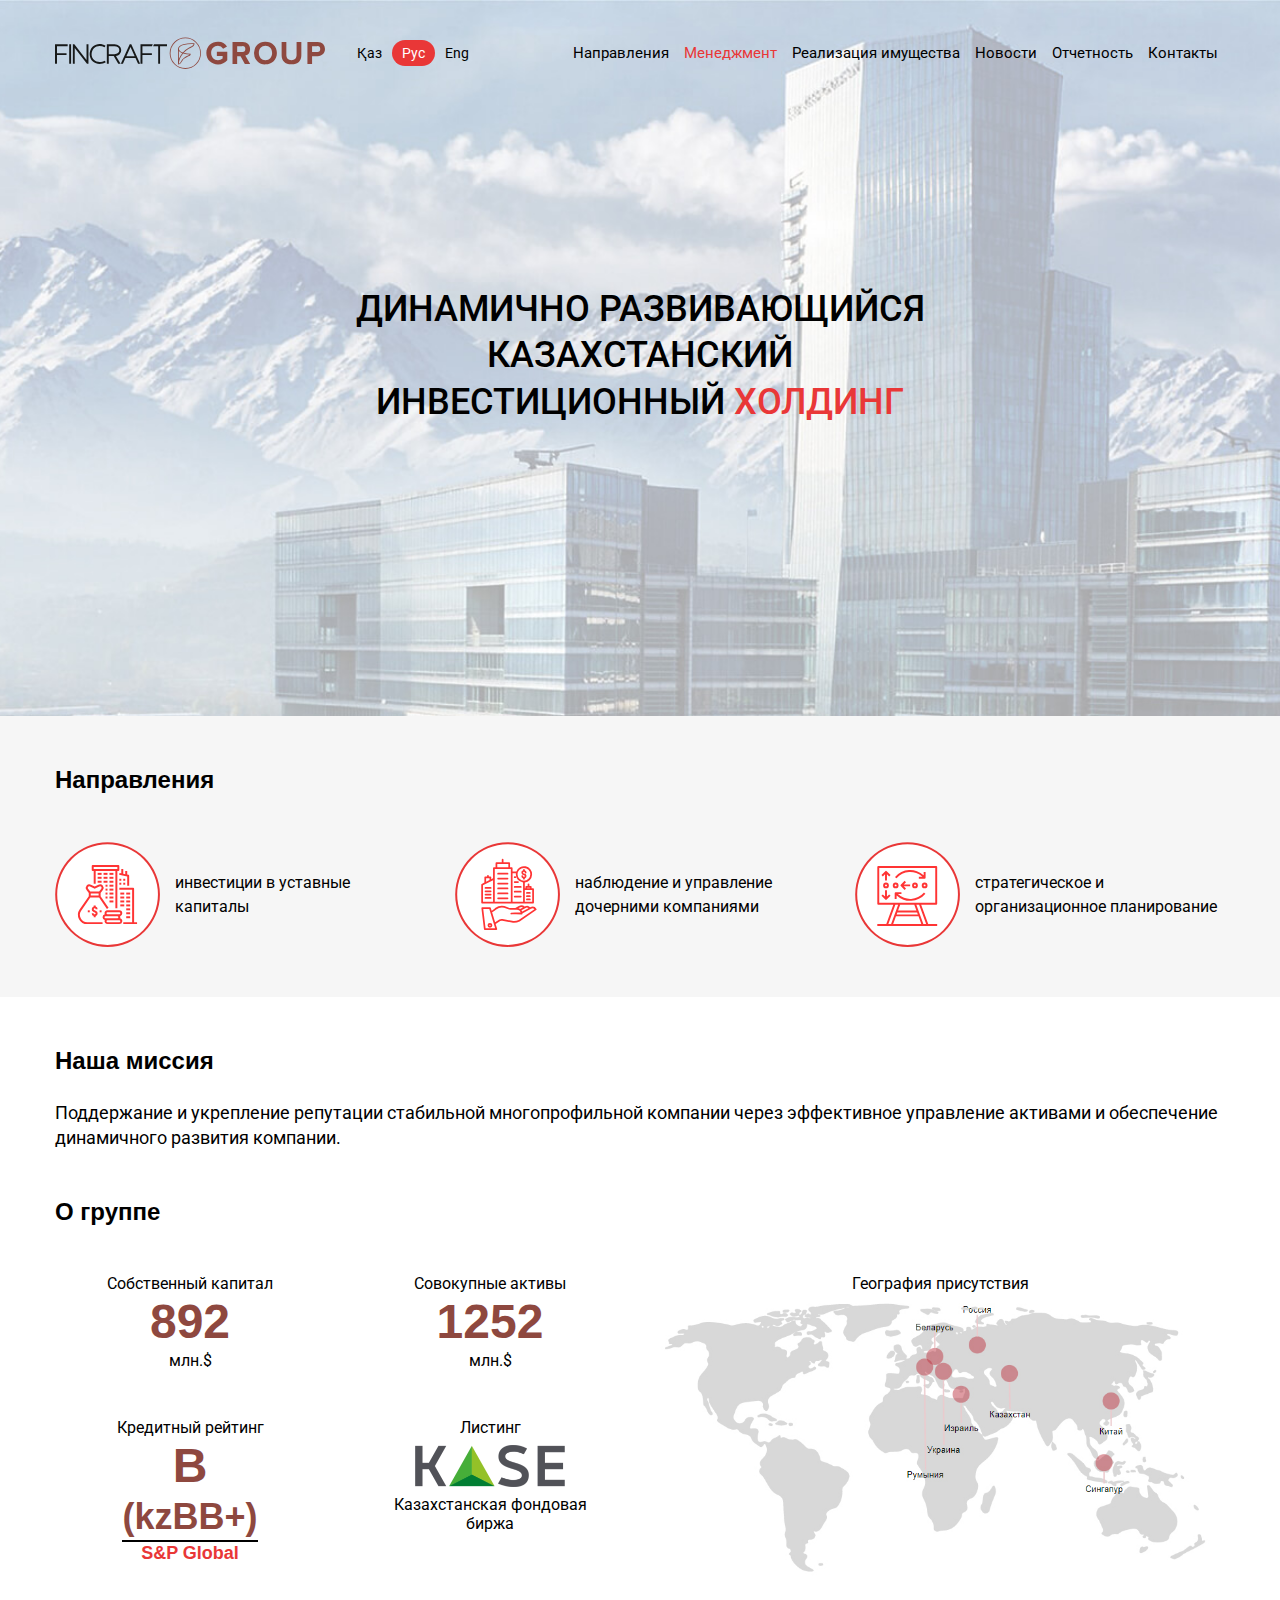
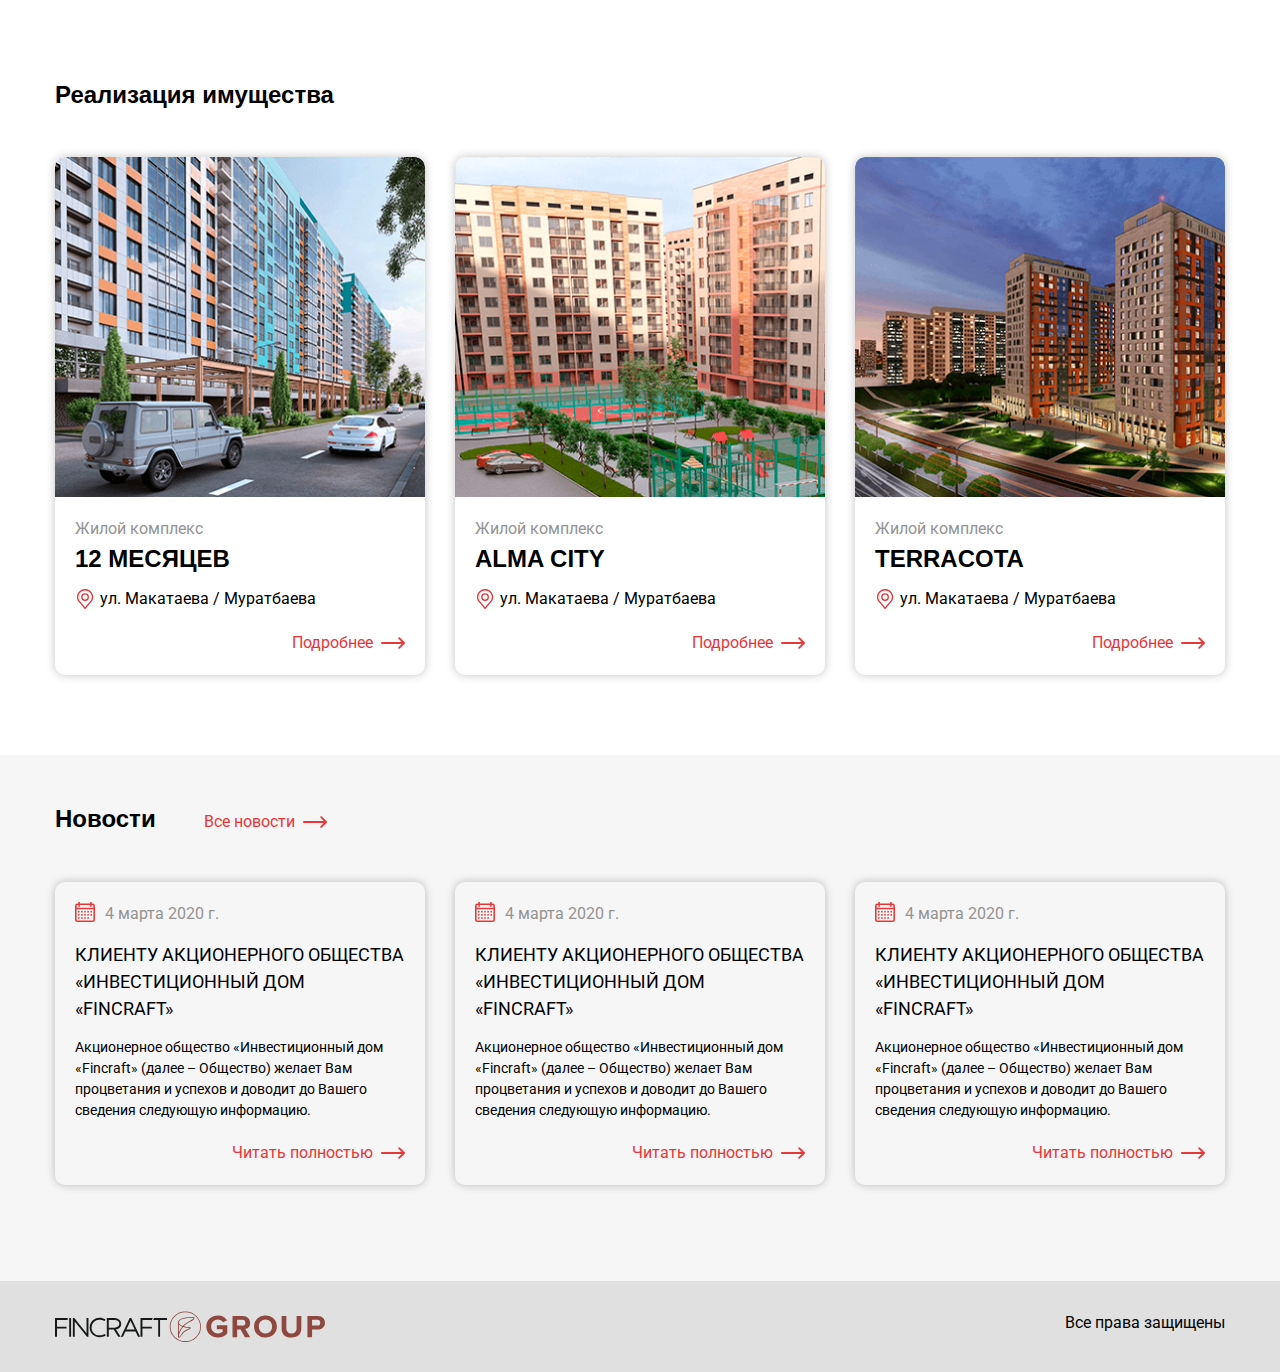
<file: index.html>
<!DOCTYPE html>
<html lang="ru">

  <head>

    <meta charset="utf-8">
    <meta name="viewport" content="width=device-width, initial-scale=1, shrink-to-fit=no">
    <meta name="description" content="">

    <title>Fincraft Group</title>
    <meta http-equiv="cache-control" content="no-cache">
    <meta http-equiv="expires" content="0">
    <meta http-equiv="pragma" content="no-cache">

    <!-- Bootstrap core CSS -->
    <link href="vendor/bootstrap/css/bootstrap.min.css" rel="stylesheet">

    <!-- Custom fonts for this template -->
    <link href="vendor/fontawesome-free/css/all.min.css" rel="stylesheet" type="text/css">
    <link href="https://fonts.googleapis.com/css2?family=Roboto:wght@300;400;700&display=swap" rel="stylesheet">
    <!-- Custom styles for this template -->
    <link href="css/project.min.css" rel="stylesheet">

  </head>

  <body id="page-top">
    <!-- Header -->
    <section id="masthead" class="p-0">
      <div class="wt-block-background">
        <div class="wt-background wt-background-headerImg"></div>
      </div>
      <!-- Navigation -->
      <nav class="navbar navbar-expand-lg" id="mainNav">
        <div class="container p-0">
          <div class="navbar-left col-lg-5">
            <div class="navbar-logo">
              <a class="navbar-brand js-scroll-trigger" href="/">
                <img src="img/logo.svg" alt="">
              </a>
            </div>
            <div class="navbar-lang">
              <a href="#">Қаз</a>
              <a href="#" class="active">Рус</a>
              <a href="#">Eng</a>
            </div>
            <a class="burger_menu d-inline-block d-lg-none" data-toggle="modal" href="#menuModal">
              <i class="fas fa-bars"></i>
            </a>
          </div>
          <div class="col-lg-7 collapse navbar-collapse">
            <ul class="navbar-nav ml-auto">
              <li class="nav-item">
                <a class="nav-link js-scroll-trigger" href="#services">Направления</a>
              </li>
              <li class="nav-item">
                <a class="nav-link js-scroll-trigger active" href="management.html">Менеджмент</a>
              </li>
              <li class="nav-item">
                <a class="nav-link js-scroll-trigger" href="objects-all.html">Реализация имущества</a>
              </li>
              <li class="nav-item">
                <a class="nav-link js-scroll-trigger" href="news-all.html">Новости</a>
              </li>
              <li class="nav-item">
                <a class="nav-link js-scroll-trigger" href="report.html">Отчетность</a>
              </li>
              <li class="nav-item">
                <a class="nav-link js-scroll-trigger" href="contacts.html">Контакты</a>
              </li>
            </ul>
          </div>
        </div>
      </nav>
      <div class="container">
        <div class="row block-intro">
          <div class="col-lg-12">
            <h1 class="wt-section-heroTitle">
              Динамично развивающийся казахстанский инвестиционный <span>холдинг</span>
            </h1>
          </div>
        </div>
      </div>
    </section>
    <!-- Directions -->
    <section id="services">
      <div class="container">
        <div class="row">
          <div class="col-12">
            <h2 class="wt-section-title mb-5">
              Направления
            </h2>
          </div>
          <div class="col-lg-4">
            <div class="block-item">
              <img src="img/directions/napravleniya_1.svg" alt="">
              <span>инвестиции в уставные капиталы</span>
            </div>
          </div>
          <div class="col-lg-4 mt-4 mt-lg-0">
            <div class="block-item">
              <img src="img/directions/napravleniya_2.svg" alt="">
              <span>наблюдение и управление дочерними компаниями</span>
            </div>
          </div>
          <div class="col-lg-4 mt-4 mt-lg-0">
            <div class="block-item">
              <img src="img/directions/napravleniya_3.svg" alt="">
              <span>стратегическое и организационное планирование</span>
            </div>
          </div>
        </div>
      </div>
    </section>
    <section id="about">
      <div class="container">
        <div class="row mb-5">
          <div class="col-12">
            <h2 class="wt-section-title mb-4">
              Наша миссия
            </h2>
            <div class="mission-text">
              Поддержание и укрепление репутации стабильной многопрофильной компании через эффективное управление активами и обеспечение динамичного развития компании.
            </div>
          </div>
        </div>
        <div class="row">
          <div class="col-12">
            <h2 class="wt-section-title mb-5">
              О группе
            </h2>
          </div>
          <div class="col-lg-6 text-center mb-5 mb-lg-0">
            <div class="row mb-5 align-items-end">
              <div class="col-6">
                <div>Собственный капитал</div>
                <div class="about-digits">892</div>
                <div>млн.$</div>
              </div>
              <div class="col-6">
                <div>Совокупные активы</div>
                <div class="about-digits">1252</div>
                <div>млн.$</div>
              </div>
            </div>
            <div class="row">
              <div class="col-6">
                <div>Кредитный рейтинг</div>
                <div class="about-digits">B</div>
                <span class="about-credit">(kzBB+)</span>
                <div class="about-credit-other">S&P Global</div>
              </div>
              <div class="col-6">
                <div>Листинг</div>
                <img src="img/kase.png" width="150" class="my-2" alt="">
                <div>Казахстанская фондовая<br> биржа</div>
              </div>
            </div>
          </div>
          <div class="col-lg-6">
            <div class="text-center">География присутствия</div>
            <img src="img/about-map.jpg" alt="">
          </div>
        </div>
      </div>
    </section>
    <!-- Objects -->
    <section class="objects">
      <div class="container">
        <div class="row">
          <div class="col-12">
            <h2 class="wt-section-title mb-5">
              Реализация имущества
            </h2>
          </div>
          <div class="col-md-6 col-lg-4">
            <div class="block-item">
              <div class="item-img">
                <a href="objects-all.html">
                  <img src="img/objects/objects-main/objects_12-Mes.png" alt="">
                </a>
              </div>
              <div class="item-text">
                <div class="item-text--type">Жилой комплекс</div>
                <div class="item-text--title">12 месяцев</div>
                <div class="item-text--address">ул. Макатаева / Муратбаева</div>
                <div class="item-text--action">
                  <a href="objects-all.html">Подробнее</a>
                </div>
              </div>
            </div>
          </div>
          <div class="col-md-6 col-lg-4">
            <div class="block-item">
              <div class="item-img">
                <a href="#">
                  <img src="img/objects/objects-main/objects_alma-city.png" alt="">
                </a>
              </div>
              <div class="item-text">
                <div class="item-text--type">Жилой комплекс</div>
                <div class="item-text--title">Alma city</div>
                <div class="item-text--address">ул. Макатаева / Муратбаева</div>
                <div class="item-text--action">
                  <a href="#">Подробнее</a>
                </div>
              </div>
            </div>
          </div>
          <div class="col-md-6 col-lg-4">
            <div class="block-item">
              <div class="item-img">
                <a href="#">
                  <img src="img/objects/objects-main/objects_terracota.png" alt="">
                </a>
              </div>
              <div class="item-text">
                <div class="item-text--type">Жилой комплекс</div>
                <div class="item-text--title">Terracota</div>
                <div class="item-text--address">ул. Макатаева / Муратбаева</div>
                <div class="item-text--action">
                  <a href="#">Подробнее</a>
                </div>
              </div>
            </div>
          </div>
        </div>
      </div>
    </section>

    <!-- News -->
    <section class="news">
      <div class="container">
        <div class="row">
          <div class="col-12 d-flex align-items-baseline">
            <h2 class="wt-section-title mb-5">
              Новости
            </h2>
            <div class="item-action mb-5 ml-5">
              <a href="news-all.html">Все новости</a>
            </div>
          </div>
          <div class="col-lg-4 pb-3">
            <div class="news--item">
              <div class="item-date">4 марта 2020 г.</div>
              <div class="item-title">Клиенту Акционерного общества «Инвестиционный дом «Fincraft»</div>
              <div class="item-text">
                Акционерное общество «Инвестиционный дом «Fincraft» (далее – Общество) желает Вам процветания и успехов и доводит до Вашего сведения следующую информацию.
              </div>
              <div class="item-action">
                <a href="#">Читать полностью</a>
              </div>
            </div>
          </div>
          <div class="col-lg-4 pb-3">
            <div class="news--item">
              <div class="item-date">4 марта 2020 г.</div>
              <div class="item-title">Клиенту Акционерного общества «Инвестиционный дом «Fincraft»</div>
              <div class="item-text">
                Акционерное общество «Инвестиционный дом «Fincraft» (далее – Общество) желает Вам процветания и успехов и доводит до Вашего сведения следующую информацию.
              </div>
              <div class="item-action">
                <a href="#">Читать полностью</a>
              </div>
            </div>
          </div>
          <div class="col-lg-4 pb-3">
            <div class="news--item">
              <div class="item-date">4 марта 2020 г.</div>
              <div class="item-title">Клиенту Акционерного общества «Инвестиционный дом «Fincraft»</div>
              <div class="item-text">
                Акционерное общество «Инвестиционный дом «Fincraft» (далее – Общество) желает Вам процветания и успехов и доводит до Вашего сведения следующую информацию.
              </div>
              <div class="item-action">
                <a href="#">Читать полностью</a>
              </div>
            </div>
          </div>
        </div>
      </div>
    </section>

    <!-- Footer -->
    <section id="footer">
      <div class="container">
        <div class="row">
          <div class="col-md-6 text-center text-md-left">
            <img src="img/logo.svg" alt="">
          </div>
          <div class="col-md-6 text-center text-md-right">
            Все права защищены
          </div>
        </div>
      </div>
    </section>

    <!-- menuModal-->
    <div class="menu-modal modal fade" id="menuModal" tabindex="-1" role="dialog" aria-hidden="true">
      <div class="modal-dialog">
        <div class="modal-content">
          <div class="close-modal" data-dismiss="modal">
            <a href="#">
              <img src="img/icons/big-close-cross.svg" alt="">
            </a>
          </div>
          <div class="modal-body">
            <div class="col-12 p-0 text-left">
              <img src="img/logo.svg" alt="">
            </div>
            <div class="col-12 mt-4">
              <ul class="navbar-nav">
                <li class="nav-item">
                  <a class="nav-link js-scroll-trigger" href="#services">Направления</a>
                </li>
                <li class="nav-item">
                  <a class="nav-link js-scroll-trigger" href="management.html">Менеджмент</a>
                </li>
                <li class="nav-item">
                  <a class="nav-link js-scroll-trigger" href="objects-all.html">Реализация имущества</a>
                </li>
                <li class="nav-item">
                  <a class="nav-link js-scroll-trigger" href="news-all.html">Новости</a>
                </li>
                <li class="nav-item">
                  <a class="nav-link js-scroll-trigger" href="contacts.html">Контакты</a>
                </li>
              </ul>
            </div>
          </div>
        </div>
      </div>
    </div>

    <!-- Bootstrap core JavaScript -->
    <script src="vendor/jquery/jquery.min.js"></script>
    <script src="vendor/bootstrap/js/bootstrap.bundle.min.js"></script>

    <!-- Plugin JavaScript -->
    <script src="vendor/jquery-easing/jquery.easing.min.js"></script>
    <script src="vendor/jquery/mask.js"></script>
    <!-- Custom scripts for this template -->
    <script src="js/project.min.js"></script>
    <script src="mail/js/mail.js"></script>
  </body>

</html>
</file>
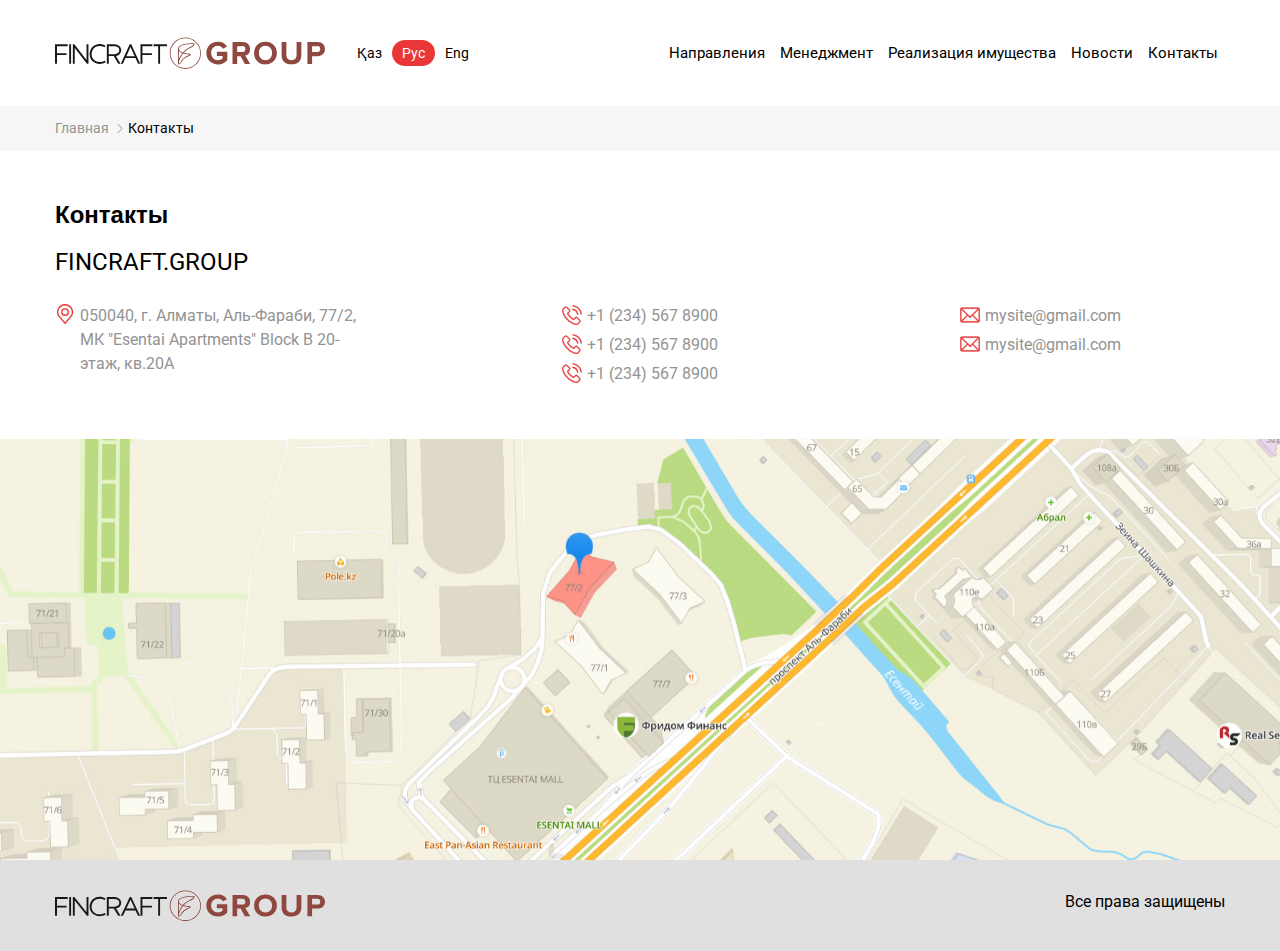
<file: contacts.html>
<!DOCTYPE html>
<html lang="ru">

<head>

    <meta charset="utf-8">
    <meta name="viewport" content="width=device-width, initial-scale=1, shrink-to-fit=no">
    <meta name="description" content="">

    <title>Fincraft Group</title>
    <meta http-equiv="cache-control" content="no-cache">
    <meta http-equiv="expires" content="0">
    <meta http-equiv="pragma" content="no-cache">

    <!-- Bootstrap core CSS -->
    <link href="vendor/bootstrap/css/bootstrap.min.css" rel="stylesheet">

    <!-- Custom fonts for this template -->
    <link href="vendor/fontawesome-free/css/all.min.css" rel="stylesheet" type="text/css">
    <link href="https://fonts.googleapis.com/css2?family=Roboto:wght@300;400;700&display=swap" rel="stylesheet">
    <!-- Custom styles for this template -->
    <link href="css/project.min.css" rel="stylesheet">

</head>

<body id="page-top">
<!-- Navigation -->
<nav class="navbar navbar-expand-lg" id="mainNav">
    <div class="container p-0">
        <div class="navbar-left col-lg-5">
            <div class="navbar-logo">
                <a class="navbar-brand js-scroll-trigger" href="/">
                    <img src="img/logo.svg" alt="">
                </a>
            </div>
            <div class="navbar-lang">
                <a href="#">Қаз</a>
                <a href="#" class="active">Рус</a>
                <a href="#">Eng</a>
            </div>
            <a class="burger_menu d-inline-block d-lg-none" data-toggle="modal" href="#menuModal">
                <i class="fas fa-bars"></i>
            </a>
        </div>
        <div class="col-lg-7 collapse navbar-collapse">
            <ul class="navbar-nav ml-auto">
                <li class="nav-item">
                    <a class="nav-link js-scroll-trigger" href="index.html#services">Направления</a>
                </li>
                <li class="nav-item">
                    <a class="nav-link js-scroll-trigger" href="management.html">Менеджмент</a>
                </li>
                <li class="nav-item">
                    <a class="nav-link js-scroll-trigger" href="objects-all.html">Реализация имущества</a>
                </li>
                <li class="nav-item">
                    <a class="nav-link js-scroll-trigger" href="news-all.html">Новости</a>
                </li>
                <li class="nav-item">
                    <a class="nav-link js-scroll-trigger" href="contacts.html">Контакты</a>
                </li>
            </ul>
        </div>
    </div>
</nav>
<!-- Breadcrumbs -->
<nav aria-label="breadcrumb">
    <div class="container">
        <div class="row">
            <div class="col-12">
                <ol class="breadcrumb">
                    <li class="breadcrumb-item"><a href="#">Главная</a></li>
                    <li class="breadcrumb-item active" aria-current="page">Контакты</li>
                </ol>
            </div>
        </div>
    </div>
</nav>
<!-- News all -->
<section class="contacts">
    <div class="container">
        <div class="row mb-4">
            <div class="col-12 mb-4">
                <h2 class="wt-section-title">
                    Контакты
                </h2>
                <div class="section-subtitle">Fincraft.Group</div>
            </div>
            <div class="col-md-6 col-lg-4 mb-4">
                <div class="item-address">
                    <div class="address-icon"></div>
                    <div class="address-text">
                        050040, г. Алматы, Аль-Фараби, 77/2,
                        МК "Esentai Apartments"
                        Block B 20-этаж, кв.20A
                    </div>
                </div>
            </div>
            <div class="col-md-6 col-lg-4 mb-4 text-lg-center">
                <div class="item-phone">
                    <a href="tel:+1 (234) 567 8900">+1 (234) 567 8900</a>
                </div>
                <div class="item-phone">
                    <a href="tel:+1 (234) 567 8900">+1 (234) 567 8900</a>
                </div>
                <div class="item-phone">
                    <a href="tel:+1 (234) 567 8900">+1 (234) 567 8900</a>
                </div>
            </div>
            <div class="col-md-6 col-lg-4 text-lg-center">
                <div class="item-mail">
                    <a href="mailto:mysite@gmail.com">mysite@gmail.com</a>
                </div>
                <div class="item-mail">
                    <a href="mailto:mysite@gmail.com">mysite@gmail.com</a>
                </div>
            </div>
        </div>
    </div>
    <div class="contacts-map">
        <img src="img/map.jpg" alt="">
    </div>
</section>

<!-- Footer -->
<section id="footer">
    <div class="container">
        <div class="row">
            <div class="col-md-6 text-center text-md-left">
                <img src="img/logo.svg" alt="">
            </div>
            <div class="col-md-6 text-center text-md-right">
                Все права защищены
            </div>
        </div>
    </div>
</section>

<!-- menuModal-->
<div class="menu-modal modal fade" id="menuModal" tabindex="-1" role="dialog" aria-hidden="true">
    <div class="modal-dialog">
        <div class="modal-content">
            <div class="close-modal" data-dismiss="modal">
                <a href="#">
                    <img src="img/icons/big-close-cross.svg" alt="">
                </a>
            </div>
            <div class="modal-body">
                <div class="col-12 text-left">
                    <img src="img/logo.svg" alt="">
                </div>
                <div class="col-12 mt-4">
                    <ul class="navbar-nav">
                        <li class="nav-item">
                            <a class="nav-link js-scroll-trigger" href="index.html#services">Направления</a>
                        </li>
                        <li class="nav-item">
                            <a class="nav-link js-scroll-trigger" href="management.html">Менеджмент</a>
                        </li>
                        <li class="nav-item">
                            <a class="nav-link js-scroll-trigger" href="objects-all.html">Реализация имущества</a>
                        </li>
                        <li class="nav-item">
                            <a class="nav-link js-scroll-trigger" href="news-all.html">Новости</a>
                        </li>
                        <li class="nav-item">
                            <a class="nav-link js-scroll-trigger" href="contacts.html">Контакты</a>
                        </li>
                    </ul>
                </div>
            </div>
        </div>
    </div>
</div>

<!-- Bootstrap core JavaScript -->
<script src="vendor/jquery/jquery.min.js"></script>
<script src="vendor/bootstrap/js/bootstrap.bundle.min.js"></script>

<!-- Plugin JavaScript -->
<script src="vendor/jquery-easing/jquery.easing.min.js"></script>
<script src="vendor/jquery/mask.js"></script>
<!-- Custom scripts for this template -->
<script src="js/project.min.js"></script>
<script src="mail/js/mail.js"></script>
</body>

</html>
</file>
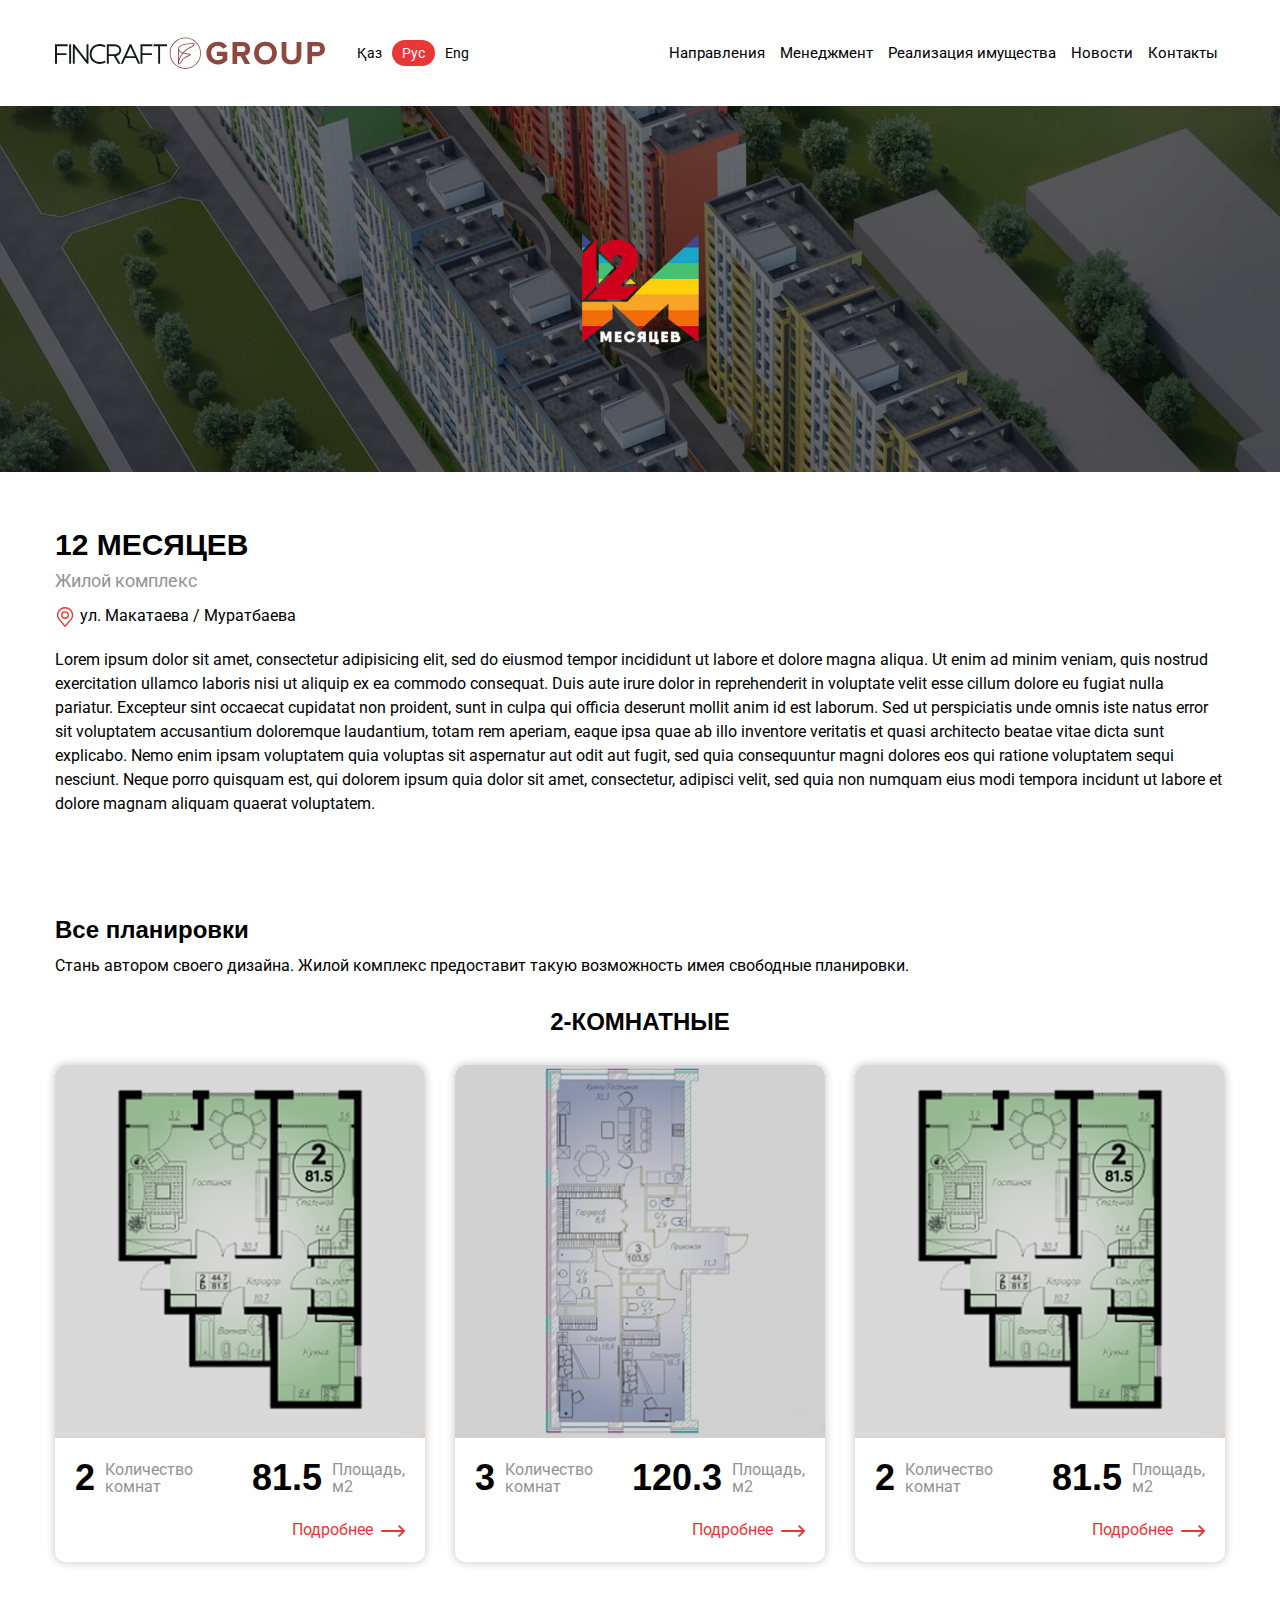
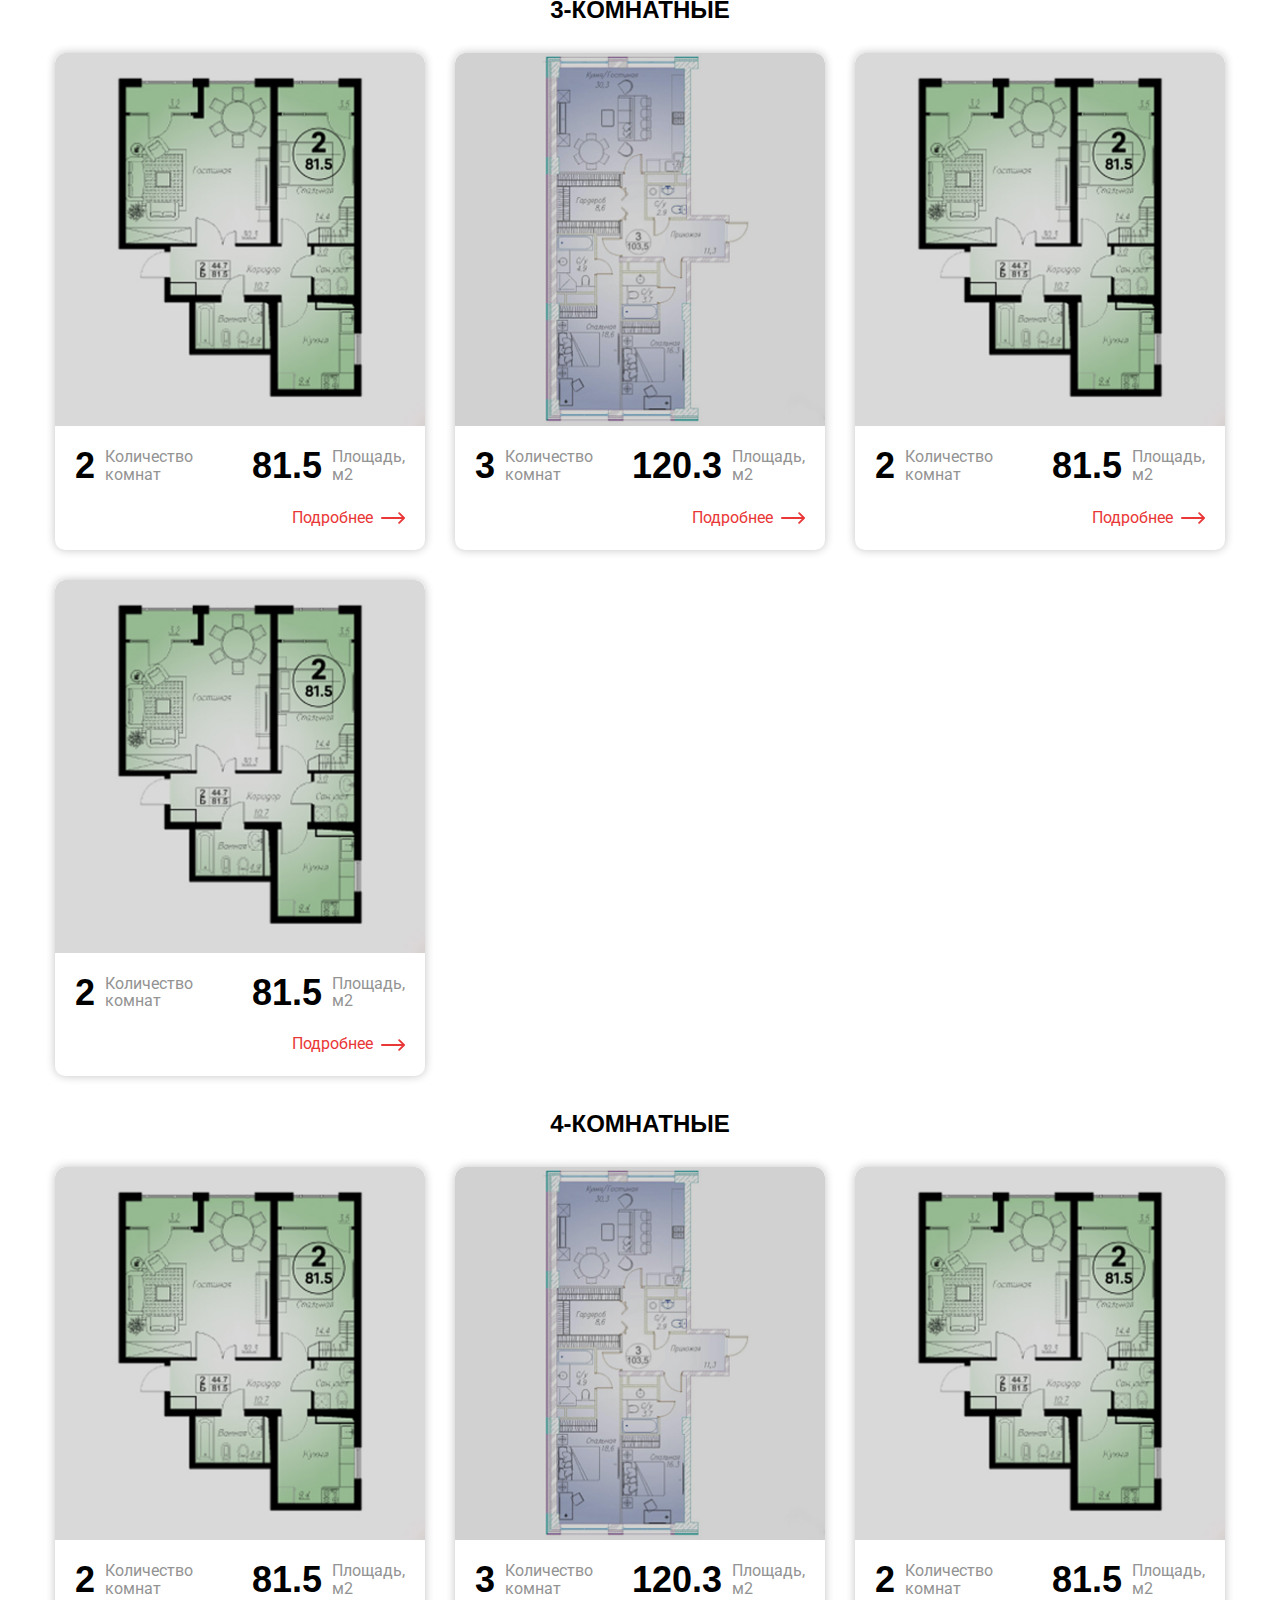
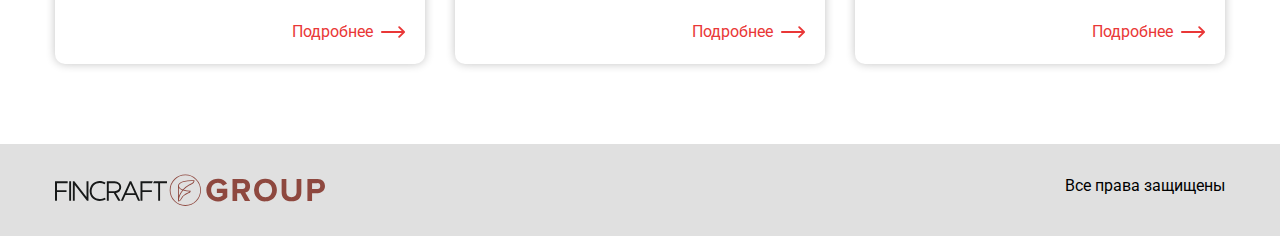
<file: layouts-all.html>
<!DOCTYPE html>
<html lang="ru">

<head>

    <meta charset="utf-8">
    <meta name="viewport" content="width=device-width, initial-scale=1, shrink-to-fit=no">
    <meta name="description" content="">

    <title>Fincraft Group</title>
    <meta http-equiv="cache-control" content="no-cache">
    <meta http-equiv="expires" content="0">
    <meta http-equiv="pragma" content="no-cache">

    <!-- Bootstrap core CSS -->
    <link href="vendor/bootstrap/css/bootstrap.min.css" rel="stylesheet">

    <!-- Custom fonts for this template -->
    <link href="vendor/fontawesome-free/css/all.min.css" rel="stylesheet" type="text/css">
    <link href="https://fonts.googleapis.com/css2?family=Roboto:wght@300;400;700&display=swap" rel="stylesheet">
    <!-- Custom styles for this template -->
    <link href="css/project.min.css" rel="stylesheet">

</head>

<body id="page-top">
<!-- Navigation -->
<nav class="navbar navbar-expand-lg" id="mainNav">
    <div class="container p-0">
        <div class="navbar-left col-lg-5">
            <div class="navbar-logo">
                <a class="navbar-brand js-scroll-trigger" href="/">
                    <img src="img/logo.svg" alt="">
                </a>
            </div>
            <div class="navbar-lang">
                <a href="#">Қаз</a>
                <a href="#" class="active">Рус</a>
                <a href="#">Eng</a>
            </div>
            <a class="burger_menu d-inline-block d-lg-none" data-toggle="modal" href="#menuModal">
                <i class="fas fa-bars"></i>
            </a>
        </div>
        <div class="col-lg-7 collapse navbar-collapse">
            <ul class="navbar-nav ml-auto">
                <li class="nav-item">
                    <a class="nav-link js-scroll-trigger" href="index.html#services">Направления</a>
                </li>
                <li class="nav-item">
                    <a class="nav-link js-scroll-trigger" href="management.html">Менеджмент</a>
                </li>
                <li class="nav-item">
                    <a class="nav-link js-scroll-trigger" href="objects-all.html">Реализация имущества</a>
                </li>
                <li class="nav-item">
                    <a class="nav-link js-scroll-trigger" href="news-all.html">Новости</a>
                </li>
                <li class="nav-item">
                    <a class="nav-link js-scroll-trigger" href="contacts.html">Контакты</a>
                </li>
            </ul>
        </div>
    </div>
</nav>

<!-- Objects -->
<section class="objects-solo-banner p-0">
    <img src="img/objects/slider_12_mes_web2.jpg" alt="">
</section>
<section class="objects-solo-text">
    <div class="container">
        <div class="row">
            <div class="col-12">
                <div class="text-title">12 месяцев</div>
                <div class="text-type">Жилой комплекс</div>
                <div class="text-address">ул. Макатаева / Муратбаева</div>
                <div class="text-desc">
                    Lorem ipsum dolor sit amet, consectetur adipisicing elit, sed do eiusmod tempor incididunt ut labore et dolore magna aliqua. Ut enim ad minim veniam, quis nostrud exercitation ullamco laboris nisi ut aliquip ex ea commodo consequat. Duis aute irure dolor in reprehenderit in voluptate velit esse cillum dolore eu fugiat nulla pariatur. Excepteur sint occaecat cupidatat non proident, sunt in culpa qui officia deserunt mollit anim id est laborum. Sed ut perspiciatis unde omnis iste natus error sit voluptatem accusantium doloremque laudantium, totam rem aperiam, eaque ipsa quae ab illo inventore veritatis et quasi architecto beatae vitae dicta sunt explicabo. Nemo enim ipsam voluptatem quia voluptas sit aspernatur aut odit aut fugit, sed quia consequuntur magni dolores eos qui ratione voluptatem sequi nesciunt. Neque porro quisquam est, qui dolorem ipsum quia dolor sit amet, consectetur, adipisci velit, sed quia non numquam eius modi tempora incidunt ut labore et dolore magnam aliquam quaerat voluptatem.
                </div>
            </div>
        </div>
    </div>
</section>
<section class="layouts">
    <div class="container">
        <div class="row">
            <div class="col-12">
                <h2 class="wt-section-title">
                    Все планировки
                </h2>
                <p class="mb-4">
                    Стань автором своего дизайна. Жилой комплекс предоставит такую возможность имея свободные планировки.
                </p>
            </div>
            <div class="col-12 layout-item-title">2-комнатные</div>
            <div class="col-md-6 col-lg-4">
                <div class="layout-item">
                    <div class="item-img">
                        <a href="layouts-solo.html">
                            <img src="img/objects/layout1.jpg" alt="">
                        </a>
                    </div>
                    <div class="item-text">
                        <div class="row">
                            <div class="col">
                                <div class="item-text--desc">
                                    <div>2</div>
                                    <div>Количество комнат</div>
                                </div>
                            </div>
                            <div class="col">
                                <div class="item-text--desc">
                                    <div>81.5</div>
                                    <div>Площадь, м2</div>
                                </div>
                            </div>
                        </div>
                        <div class="item-text--action">
                            <a href="layouts-solo.html">Подробнее</a>
                        </div>
                    </div>
                </div>
            </div>
            <div class="col-md-6 col-lg-4">
                <div class="layout-item">
                    <div class="item-img">
                        <a href="#">
                            <img src="img/objects/layout2.jpg" alt="">
                        </a>
                    </div>
                    <div class="item-text">
                        <div class="row">
                            <div class="col">
                                <div class="item-text--desc">
                                    <div>3</div>
                                    <div>Количество комнат</div>
                                </div>
                            </div>
                            <div class="col">
                                <div class="item-text--desc">
                                    <div>120.3</div>
                                    <div>Площадь, м2</div>
                                </div>
                            </div>
                        </div>
                        <div class="item-text--action">
                            <a href="objects-solo.html">Подробнее</a>
                        </div>
                    </div>
                </div>
            </div>
            <div class="col-md-6 col-lg-4">
                <div class="layout-item">
                    <div class="item-img">
                        <a href="#">
                            <img src="img/objects/layout1.jpg" alt="">
                        </a>
                    </div>
                    <div class="item-text">
                        <div class="row">
                            <div class="col">
                                <div class="item-text--desc">
                                    <div>2</div>
                                    <div>Количество комнат</div>
                                </div>
                            </div>
                            <div class="col">
                                <div class="item-text--desc">
                                    <div>81.5</div>
                                    <div>Площадь, м2</div>
                                </div>
                            </div>
                        </div>
                        <div class="item-text--action">
                            <a href="objects-solo.html">Подробнее</a>
                        </div>
                    </div>
                </div>
            </div>

            <div class="col-12 layout-item-title">3-комнатные</div>
            <div class="col-md-6 col-lg-4">
                <div class="layout-item">
                    <div class="item-img">
                        <a href="#">
                            <img src="img/objects/layout1.jpg" alt="">
                        </a>
                    </div>
                    <div class="item-text">
                        <div class="row">
                            <div class="col">
                                <div class="item-text--desc">
                                    <div>2</div>
                                    <div>Количество комнат</div>
                                </div>
                            </div>
                            <div class="col">
                                <div class="item-text--desc">
                                    <div>81.5</div>
                                    <div>Площадь, м2</div>
                                </div>
                            </div>
                        </div>
                        <div class="item-text--action">
                            <a href="objects-solo.html">Подробнее</a>
                        </div>
                    </div>
                </div>
            </div>
            <div class="col-md-6 col-lg-4">
                <div class="layout-item">
                    <div class="item-img">
                        <a href="#">
                            <img src="img/objects/layout2.jpg" alt="">
                        </a>
                    </div>
                    <div class="item-text">
                        <div class="row">
                            <div class="col">
                                <div class="item-text--desc">
                                    <div>3</div>
                                    <div>Количество комнат</div>
                                </div>
                            </div>
                            <div class="col">
                                <div class="item-text--desc">
                                    <div>120.3</div>
                                    <div>Площадь, м2</div>
                                </div>
                            </div>
                        </div>
                        <div class="item-text--action">
                            <a href="objects-solo.html">Подробнее</a>
                        </div>
                    </div>
                </div>
            </div>
            <div class="col-md-6 col-lg-4">
                <div class="layout-item">
                    <div class="item-img">
                        <a href="#">
                            <img src="img/objects/layout1.jpg" alt="">
                        </a>
                    </div>
                    <div class="item-text">
                        <div class="row">
                            <div class="col">
                                <div class="item-text--desc">
                                    <div>2</div>
                                    <div>Количество комнат</div>
                                </div>
                            </div>
                            <div class="col">
                                <div class="item-text--desc">
                                    <div>81.5</div>
                                    <div>Площадь, м2</div>
                                </div>
                            </div>
                        </div>
                        <div class="item-text--action">
                            <a href="objects-solo.html">Подробнее</a>
                        </div>
                    </div>
                </div>
            </div>
            <div class="col-md-6 col-lg-4">
                <div class="layout-item">
                    <div class="item-img">
                        <a href="#">
                            <img src="img/objects/layout1.jpg" alt="">
                        </a>
                    </div>
                    <div class="item-text">
                        <div class="row">
                            <div class="col">
                                <div class="item-text--desc">
                                    <div>2</div>
                                    <div>Количество комнат</div>
                                </div>
                            </div>
                            <div class="col">
                                <div class="item-text--desc">
                                    <div>81.5</div>
                                    <div>Площадь, м2</div>
                                </div>
                            </div>
                        </div>
                        <div class="item-text--action">
                            <a href="objects-solo.html">Подробнее</a>
                        </div>
                    </div>
                </div>
            </div>

            <div class="col-12 layout-item-title">4-комнатные</div>
            <div class="col-md-6 col-lg-4">
                <div class="layout-item">
                    <div class="item-img">
                        <a href="#">
                            <img src="img/objects/layout1.jpg" alt="">
                        </a>
                    </div>
                    <div class="item-text">
                        <div class="row">
                            <div class="col">
                                <div class="item-text--desc">
                                    <div>2</div>
                                    <div>Количество комнат</div>
                                </div>
                            </div>
                            <div class="col">
                                <div class="item-text--desc">
                                    <div>81.5</div>
                                    <div>Площадь, м2</div>
                                </div>
                            </div>
                        </div>
                        <div class="item-text--action">
                            <a href="objects-solo.html">Подробнее</a>
                        </div>
                    </div>
                </div>
            </div>
            <div class="col-md-6 col-lg-4">
                <div class="layout-item">
                    <div class="item-img">
                        <a href="#">
                            <img src="img/objects/layout2.jpg" alt="">
                        </a>
                    </div>
                    <div class="item-text">
                        <div class="row">
                            <div class="col">
                                <div class="item-text--desc">
                                    <div>3</div>
                                    <div>Количество комнат</div>
                                </div>
                            </div>
                            <div class="col">
                                <div class="item-text--desc">
                                    <div>120.3</div>
                                    <div>Площадь, м2</div>
                                </div>
                            </div>
                        </div>
                        <div class="item-text--action">
                            <a href="objects-solo.html">Подробнее</a>
                        </div>
                    </div>
                </div>
            </div>
            <div class="col-md-6 col-lg-4">
                <div class="layout-item">
                    <div class="item-img">
                        <a href="#">
                            <img src="img/objects/layout1.jpg" alt="">
                        </a>
                    </div>
                    <div class="item-text">
                        <div class="row">
                            <div class="col">
                                <div class="item-text--desc">
                                    <div>2</div>
                                    <div>Количество комнат</div>
                                </div>
                            </div>
                            <div class="col">
                                <div class="item-text--desc">
                                    <div>81.5</div>
                                    <div>Площадь, м2</div>
                                </div>
                            </div>
                        </div>
                        <div class="item-text--action">
                            <a href="objects-solo.html">Подробнее</a>
                        </div>
                    </div>
                </div>
            </div>
        </div>
    </div>
</section>

<!-- Footer -->
<section id="footer">
    <div class="container">
        <div class="row">
            <div class="col-md-6 text-center text-md-left">
                <img src="img/logo.svg" alt="">
            </div>
            <div class="col-md-6 text-center text-md-right">
                Все права защищены
            </div>
        </div>
    </div>
</section>

<!-- menuModal-->
<div class="menu-modal modal fade" id="menuModal" tabindex="-1" role="dialog" aria-hidden="true">
    <div class="modal-dialog">
        <div class="modal-content">
            <div class="close-modal" data-dismiss="modal">
                <a href="#">
                    <img src="img/icons/big-close-cross.svg" alt="">
                </a>
            </div>
            <div class="modal-body">
                <div class="col-12 text-left">
                    <img src="img/logo.svg" alt="">
                </div>
                <div class="col-12 mt-4">
                    <ul class="navbar-nav">
                        <li class="nav-item">
                            <a class="nav-link js-scroll-trigger" href="index.html#services">Направления</a>
                        </li>
                        <li class="nav-item">
                            <a class="nav-link js-scroll-trigger" href="management.html">Менеджмент</a>
                        </li>
                        <li class="nav-item">
                            <a class="nav-link js-scroll-trigger" href="objects-all.html">Реализация имущества</a>
                        </li>
                        <li class="nav-item">
                            <a class="nav-link js-scroll-trigger" href="news-all.html">Новости</a>
                        </li>
                        <li class="nav-item">
                            <a class="nav-link js-scroll-trigger" href="contacts.html">Контакты</a>
                        </li>
                    </ul>
                </div>
            </div>
        </div>
    </div>
</div>

<!-- Bootstrap core JavaScript -->
<script src="vendor/jquery/jquery.min.js"></script>
<script src="vendor/bootstrap/js/bootstrap.bundle.min.js"></script>

<!-- Plugin JavaScript -->
<script src="vendor/jquery-easing/jquery.easing.min.js"></script>
<script src="vendor/jquery/mask.js"></script>
<!-- Custom scripts for this template -->
<script src="js/project.min.js"></script>
<script src="mail/js/mail.js"></script>
</body>

</html>
</file>
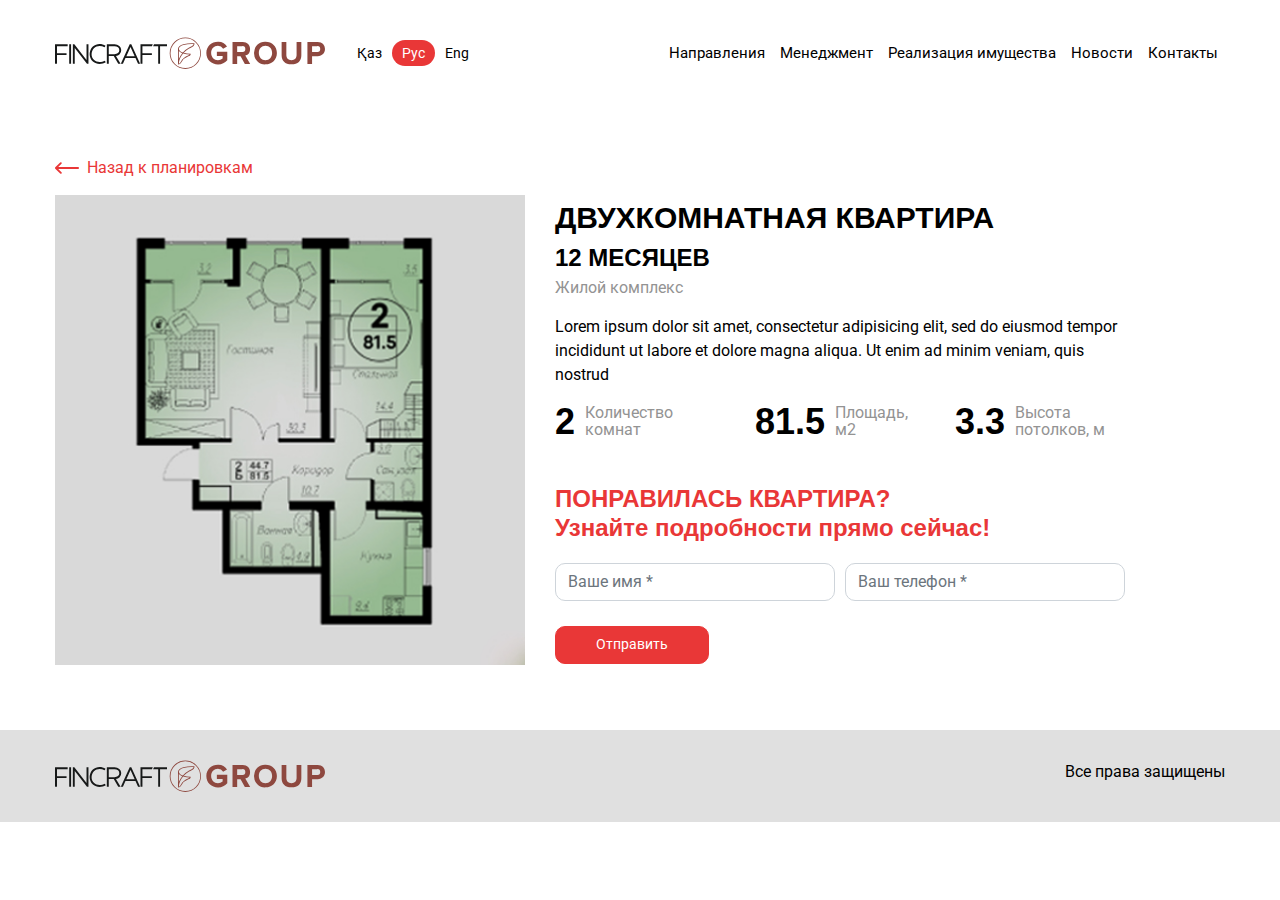
<file: layouts-solo.html>
<!DOCTYPE html>
<html lang="ru">

<head>

    <meta charset="utf-8">
    <meta name="viewport" content="width=device-width, initial-scale=1, shrink-to-fit=no">
    <meta name="description" content="">

    <title>Fincraft Group</title>
    <meta http-equiv="cache-control" content="no-cache">
    <meta http-equiv="expires" content="0">
    <meta http-equiv="pragma" content="no-cache">

    <!-- Bootstrap core CSS -->
    <link href="vendor/bootstrap/css/bootstrap.min.css" rel="stylesheet">

    <!-- Custom fonts for this template -->
    <link href="vendor/fontawesome-free/css/all.min.css" rel="stylesheet" type="text/css">
    <link href="https://fonts.googleapis.com/css2?family=Roboto:wght@300;400;700&display=swap" rel="stylesheet">
    <!-- Custom styles for this template -->
    <link href="css/project.min.css" rel="stylesheet">

</head>

<body id="page-top">
<!-- Navigation -->
<nav class="navbar navbar-expand-lg" id="mainNav">
    <div class="container p-0">
        <div class="navbar-left col-lg-5">
            <div class="navbar-logo">
                <a class="navbar-brand js-scroll-trigger" href="/">
                    <img src="img/logo.svg" alt="">
                </a>
            </div>
            <div class="navbar-lang">
                <a href="#">Қаз</a>
                <a href="#" class="active">Рус</a>
                <a href="#">Eng</a>
            </div>
            <a class="burger_menu d-inline-block d-lg-none" data-toggle="modal" href="#menuModal">
                <i class="fas fa-bars"></i>
            </a>
        </div>
        <div class="col-lg-7 collapse navbar-collapse">
            <ul class="navbar-nav ml-auto">
                <li class="nav-item">
                    <a class="nav-link js-scroll-trigger" href="index.html#services">Направления</a>
                </li>
                <li class="nav-item">
                    <a class="nav-link js-scroll-trigger" href="management.html">Менеджмент</a>
                </li>
                <li class="nav-item">
                    <a class="nav-link js-scroll-trigger" href="objects-all.html">Реализация имущества</a>
                </li>
                <li class="nav-item">
                    <a class="nav-link js-scroll-trigger" href="news-all.html">Новости</a>
                </li>
                <li class="nav-item">
                    <a class="nav-link js-scroll-trigger" href="contacts.html">Контакты</a>
                </li>
            </ul>
        </div>
    </div>
</nav>

<section class="layouts-solo">
    <div class="container">
        <div class="row">
            <div class="col-12 back-url-action">
                <a href="layouts-all.html">Назад к планировкам</a>
            </div>
            <div class="col-lg-5">
                <div class="layouts-solo--img">
                    <img src="img/objects/layout-solo.jpg" alt="">
                </div>
            </div>
            <div class="col-lg-6">
                <div class="layouts-solo--text">
                    <div class="text-title">ДВУХКОМНАТНАЯ КВАРТИРА</div>
                    <div class="text-object">12 месяцев</div>
                    <div class="text-type">Жилой комплекс</div>
                    <div class="text-desc">
                        Lorem ipsum dolor sit amet, consectetur adipisicing elit, sed do eiusmod tempor incididunt ut labore et dolore magna aliqua. Ut enim ad minim veniam, quis nostrud
                    </div>
                    <div class="row mb-4">
                        <div class="col">
                            <div class="text-cols">
                                <div>2</div>
                                <div>Количество комнат</div>
                            </div>
                        </div>
                        <div class="col">
                            <div class="text-cols">
                                <div>81.5</div>
                                <div>Площадь, м2</div>
                            </div>
                        </div>
                        <div class="col">
                            <div class="text-cols">
                                <div>3.3</div>
                                <div>Высота потолков, м</div>
                            </div>
                        </div>
                    </div>
                    <div class="callToAction-title">
                        <div>ПОНРАВИЛАСЬ КВАРТИРА?</div>
                        <div>Узнайте подробности прямо сейчас!</div>
                    </div>
                    <form class="contact-form" id="contactForm2" method="POST">
                        <div class="form-row">
                            <div class="col">
                                <input type="text" class="form-control contact-form__input contact-form__input_name" placeholder="Ваше имя *" name="name" minlength="2" maxlength="30" required="required">
                            </div>
                            <div class="col">
                                <input type="tel" class="form-control contact-form__input contact-form__input_tel tel" placeholder="Ваш телефон *" name="tel" required="required" maxlength="17">
                            </div>
                        </div>
                        <div class="form-btn">
                            <button type="submit" class="btn wt-btn-primary wt-btn-rounded contact-form__button">
                                <span class="_preloader">
                                    <i class="fas fa-spinner fa-spin fa-fw"></i>
                                    <span class="sr-only">Loading...</span>
                                </span>
                                Отправить
                            </button>
                        </div>
                        <p class="contact-form__description text-center mt-3"></p>
                    </form>
                </div>
            </div>
        </div>
    </div>
</section>

<!-- Footer -->
<section id="footer">
    <div class="container">
        <div class="row">
            <div class="col-md-6 text-center text-md-left">
                <img src="img/logo.svg" alt="">
            </div>
            <div class="col-md-6 text-center text-md-right">
                Все права защищены
            </div>
        </div>
    </div>
</section>

<!-- menuModal-->
<div class="menu-modal modal fade" id="menuModal" tabindex="-1" role="dialog" aria-hidden="true">
    <div class="modal-dialog">
        <div class="modal-content">
            <div class="close-modal" data-dismiss="modal">
                <a href="#">
                    <img src="img/icons/big-close-cross.svg" alt="">
                </a>
            </div>
            <div class="modal-body">
                <div class="col-12 text-left">
                    <img src="img/logo.svg" alt="">
                </div>
                <div class="col-12 mt-4">
                    <ul class="navbar-nav">
                        <li class="nav-item">
                            <a class="nav-link js-scroll-trigger" href="index.html#services">Направления</a>
                        </li>
                        <li class="nav-item">
                            <a class="nav-link js-scroll-trigger" href="management.html">Менеджмент</a>
                        </li>
                        <li class="nav-item">
                            <a class="nav-link js-scroll-trigger" href="objects-all.html">Реализация имущества</a>
                        </li>
                        <li class="nav-item">
                            <a class="nav-link js-scroll-trigger" href="news-all.html">Новости</a>
                        </li>
                        <li class="nav-item">
                            <a class="nav-link js-scroll-trigger" href="contacts.html">Контакты</a>
                        </li>
                    </ul>
                </div>
            </div>
        </div>
    </div>
</div>

<!-- Bootstrap core JavaScript -->
<script src="vendor/jquery/jquery.min.js"></script>
<script src="vendor/bootstrap/js/bootstrap.bundle.min.js"></script>

<!-- Plugin JavaScript -->
<script src="vendor/jquery-easing/jquery.easing.min.js"></script>
<script src="vendor/jquery/mask.js"></script>

<!-- Custom scripts for this template -->
<script src="js/project.min.js"></script>
<script src="mail/js/mail.js"></script>
</body>

</html>
</file>
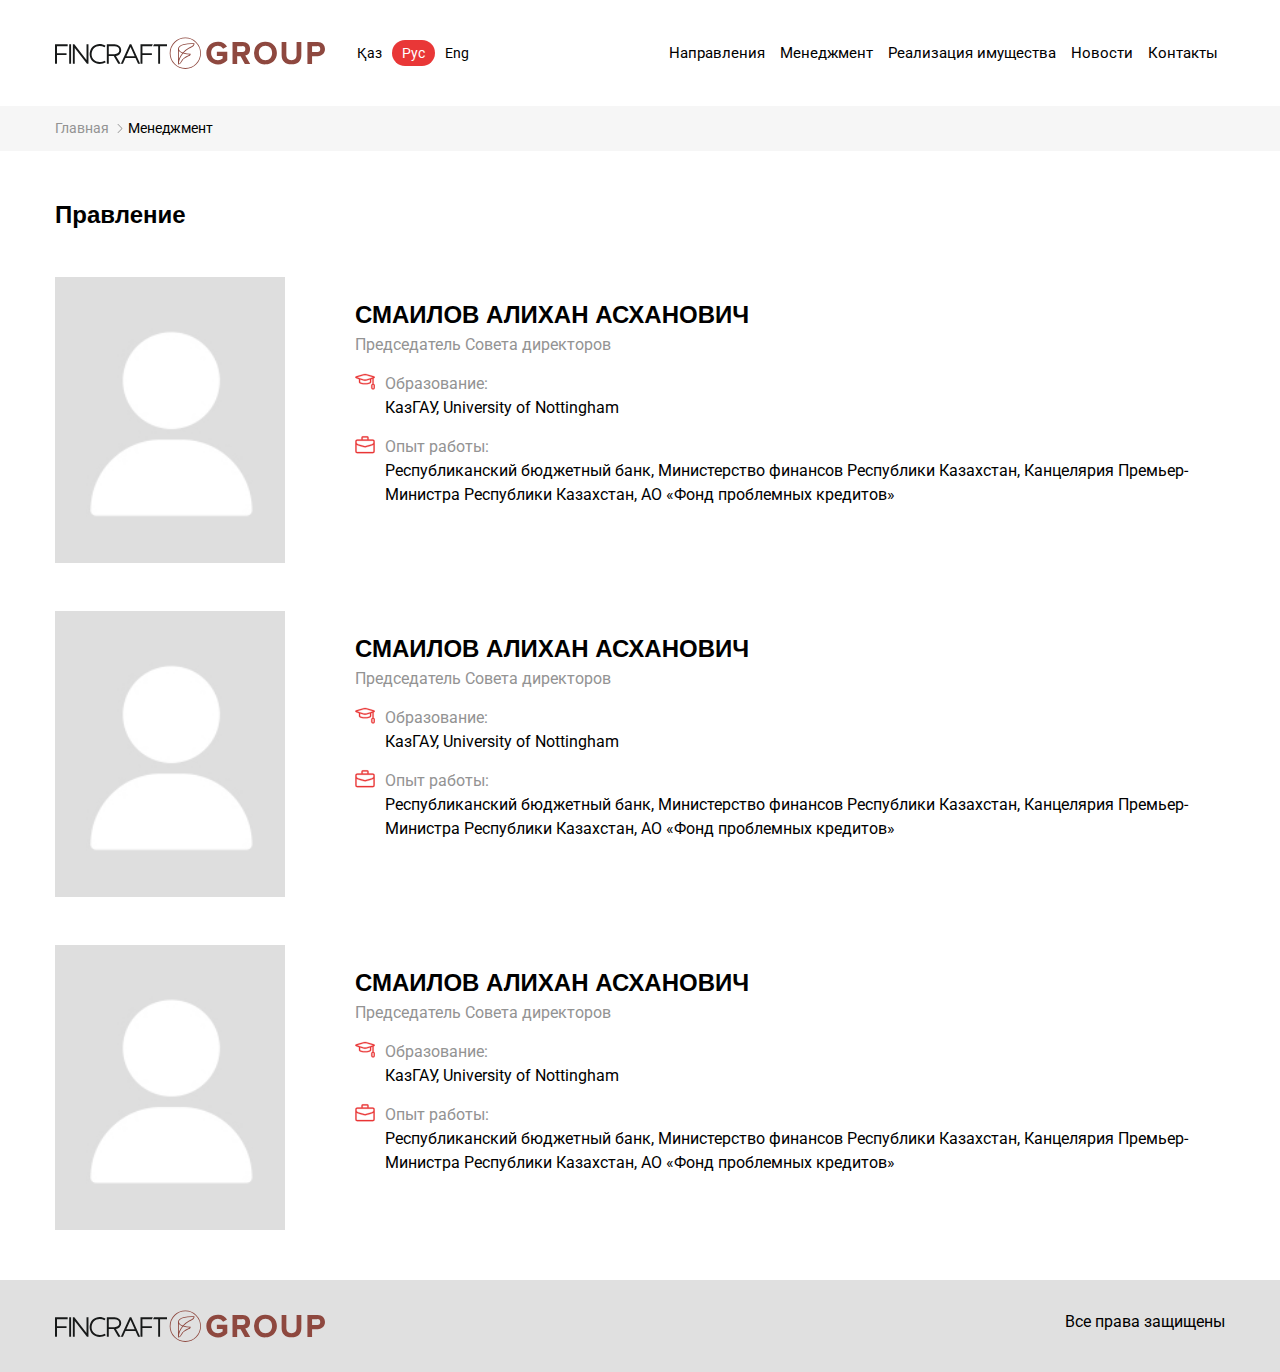
<file: management.html>
<!DOCTYPE html>
<html lang="ru">

<head>

    <meta charset="utf-8">
    <meta name="viewport" content="width=device-width, initial-scale=1, shrink-to-fit=no">
    <meta name="description" content="">

    <title>Fincraft Group</title>
    <meta http-equiv="cache-control" content="no-cache">
    <meta http-equiv="expires" content="0">
    <meta http-equiv="pragma" content="no-cache">

    <!-- Bootstrap core CSS -->
    <link href="vendor/bootstrap/css/bootstrap.min.css" rel="stylesheet">

    <!-- Custom fonts for this template -->
    <link href="vendor/fontawesome-free/css/all.min.css" rel="stylesheet" type="text/css">
    <link href="https://fonts.googleapis.com/css2?family=Roboto:wght@300;400;700&display=swap" rel="stylesheet">

    <!-- Custom styles for this template -->
    <link href="css/project.min.css" rel="stylesheet">

</head>

<body id="page-top">
<!-- Navigation -->
<nav class="navbar navbar-expand-lg" id="mainNav">
    <div class="container p-0">
        <div class="navbar-left col-lg-5">
            <div class="navbar-logo">
                <a class="navbar-brand js-scroll-trigger" href="/">
                    <img src="img/logo.svg" alt="">
                </a>
            </div>
            <div class="navbar-lang">
                <a href="#">Қаз</a>
                <a href="#" class="active">Рус</a>
                <a href="#">Eng</a>
            </div>
            <a class="burger_menu d-inline-block d-lg-none" data-toggle="modal" href="#menuModal">
                <i class="fas fa-bars"></i>
            </a>
        </div>
        <div class="col-lg-7 collapse navbar-collapse">
            <ul class="navbar-nav ml-auto">
                <li class="nav-item">
                    <a class="nav-link js-scroll-trigger" href="index.html#services">Направления</a>
                </li>
                <li class="nav-item">
                    <a class="nav-link js-scroll-trigger" href="management.html">Менеджмент</a>
                </li>
                <li class="nav-item">
                    <a class="nav-link js-scroll-trigger" href="objects-all.html">Реализация имущества</a>
                </li>
                <li class="nav-item">
                    <a class="nav-link js-scroll-trigger" href="news-all.html">Новости</a>
                </li>
                <li class="nav-item">
                    <a class="nav-link js-scroll-trigger" href="contacts.html">Контакты</a>
                </li>
            </ul>
        </div>
    </div>
</nav>
<!-- Breadcrumbs -->
<nav aria-label="breadcrumb">
    <div class="container">
        <div class="row">
            <div class="col-12">
                <ol class="breadcrumb">
                    <li class="breadcrumb-item"><a href="#">Главная</a></li>
                    <li class="breadcrumb-item active" aria-current="page">Менеджмент</li>
                </ol>
            </div>
        </div>
    </div>
</nav>

<!-- Services -->
<section class="management">
    <div class="container">
        <div class="row">
            <div class="col-12">
                <h2 class="wt-section-title mb-5">
                    Правление
                </h2>
                <div class="row">
                    <div class="col-md-4 col-xl-3">
                        <div class="management--img">
                            <img src="img/user.jpg" alt="">
                        </div>
                    </div>
                    <div class="col-md-8 col-xl-9">
                        <div class="management--name">Смаилов Алихан Асханович</div>
                        <div class="management--status">Председатель Совета директоров</div>
                        <div class="management--edu">
                            <div class="edu-icon">
                                <img src="img/icons/education.svg" alt="">
                            </div>
                            <div class="edu-item">
                                <div>Образование:</div>
                                <div>КазГАУ,  University of Nottingham</div>
                            </div>
                        </div>
                        <div class="management--work">
                            <div class="work-icon">
                                <img src="img/icons/experience.svg" alt="">
                            </div>
                            <div class="work-item">
                                <div>Опыт работы:</div>
                                <div>Республиканский бюджетный банк, Министерство финансов Республики Казахстан, Канцелярия Премьер-Министра Республики Казахстан, АО «Фонд проблемных кредитов»</div>
                            </div>
                        </div>
                    </div>
                </div>
                <div class="row">
                    <div class="col-md-4 col-xl-3">
                        <div class="management--img">
                            <img src="img/user.jpg" alt="">
                        </div>
                    </div>
                    <div class="col-md-8 col-xl-9">
                        <div class="management--name">Смаилов Алихан Асханович</div>
                        <div class="management--status">Председатель Совета директоров</div>
                        <div class="management--edu">
                            <div class="edu-icon">
                                <img src="img/icons/education.svg" alt="">
                            </div>
                            <div class="edu-item">
                                <div>Образование:</div>
                                <div>КазГАУ,  University of Nottingham</div>
                            </div>
                        </div>
                        <div class="management--work">
                            <div class="work-icon">
                                <img src="img/icons/experience.svg" alt="">
                            </div>
                            <div class="work-item">
                                <div>Опыт работы:</div>
                                <div>Республиканский бюджетный банк, Министерство финансов Республики Казахстан, Канцелярия Премьер-Министра Республики Казахстан, АО «Фонд проблемных кредитов»</div>
                            </div>
                        </div>
                    </div>
                </div>
                <div class="row">
                    <div class="col-md-4 col-xl-3">
                        <div class="management--img">
                            <img src="img/user.jpg" alt="">
                        </div>
                    </div>
                    <div class="col-md-8 col-xl-9">
                        <div class="management--name">Смаилов Алихан Асханович</div>
                        <div class="management--status">Председатель Совета директоров</div>
                        <div class="management--edu">
                            <div class="edu-icon">
                                <img src="img/icons/education.svg" alt="">
                            </div>
                            <div class="edu-item">
                                <div>Образование:</div>
                                <div>КазГАУ,  University of Nottingham</div>
                            </div>
                        </div>
                        <div class="management--work">
                            <div class="work-icon">
                                <img src="img/icons/experience.svg" alt="">
                            </div>
                            <div class="work-item">
                                <div>Опыт работы:</div>
                                <div>Республиканский бюджетный банк, Министерство финансов Республики Казахстан, Канцелярия Премьер-Министра Республики Казахстан, АО «Фонд проблемных кредитов»</div>
                            </div>
                        </div>
                    </div>
                </div>
            </div>
        </div>
    </div>
</section>

<!-- Footer -->
<section id="footer">
    <div class="container">
        <div class="row">
            <div class="col-md-6 text-center text-md-left">
                <img src="img/logo.svg" alt="">
            </div>
            <div class="col-md-6 text-center text-md-right">
                Все права защищены
            </div>
        </div>
    </div>
</section>

<!-- menuModal-->
<div class="menu-modal modal fade" id="menuModal" tabindex="-1" role="dialog" aria-hidden="true">
    <div class="modal-dialog">
        <div class="modal-content">
            <div class="close-modal" data-dismiss="modal">
                <a href="#">
                    <img src="img/icons/big-close-cross.svg" alt="">
                </a>
            </div>
            <div class="modal-body">
                <div class="col-12 text-left">
                    <img src="img/logo.svg" alt="">
                </div>
                <div class="col-12 mt-4">
                    <ul class="navbar-nav">
                        <li class="nav-item">
                            <a class="nav-link js-scroll-trigger" href="index.html#services">Направления</a>
                        </li>
                        <li class="nav-item">
                            <a class="nav-link js-scroll-trigger" href="management.html">Менеджмент</a>
                        </li>
                        <li class="nav-item">
                            <a class="nav-link js-scroll-trigger" href="objects-all.html">Реализация имущества</a>
                        </li>
                        <li class="nav-item">
                            <a class="nav-link js-scroll-trigger" href="news-all.html">Новости</a>
                        </li>
                        <li class="nav-item">
                            <a class="nav-link js-scroll-trigger" href="contacts.html">Контакты</a>
                        </li>
                    </ul>
                </div>
            </div>
        </div>
    </div>
</div>

<!-- Bootstrap core JavaScript -->
<script src="vendor/jquery/jquery.min.js"></script>
<script src="vendor/bootstrap/js/bootstrap.bundle.min.js"></script>

<!-- Plugin JavaScript -->
<script src="vendor/jquery-easing/jquery.easing.min.js"></script>
<script src="vendor/jquery/mask.js"></script>
<!-- Custom scripts for this template -->
<script src="js/project.min.js"></script>
<script src="mail/js/mail.js"></script>
</body>

</html>
</file>
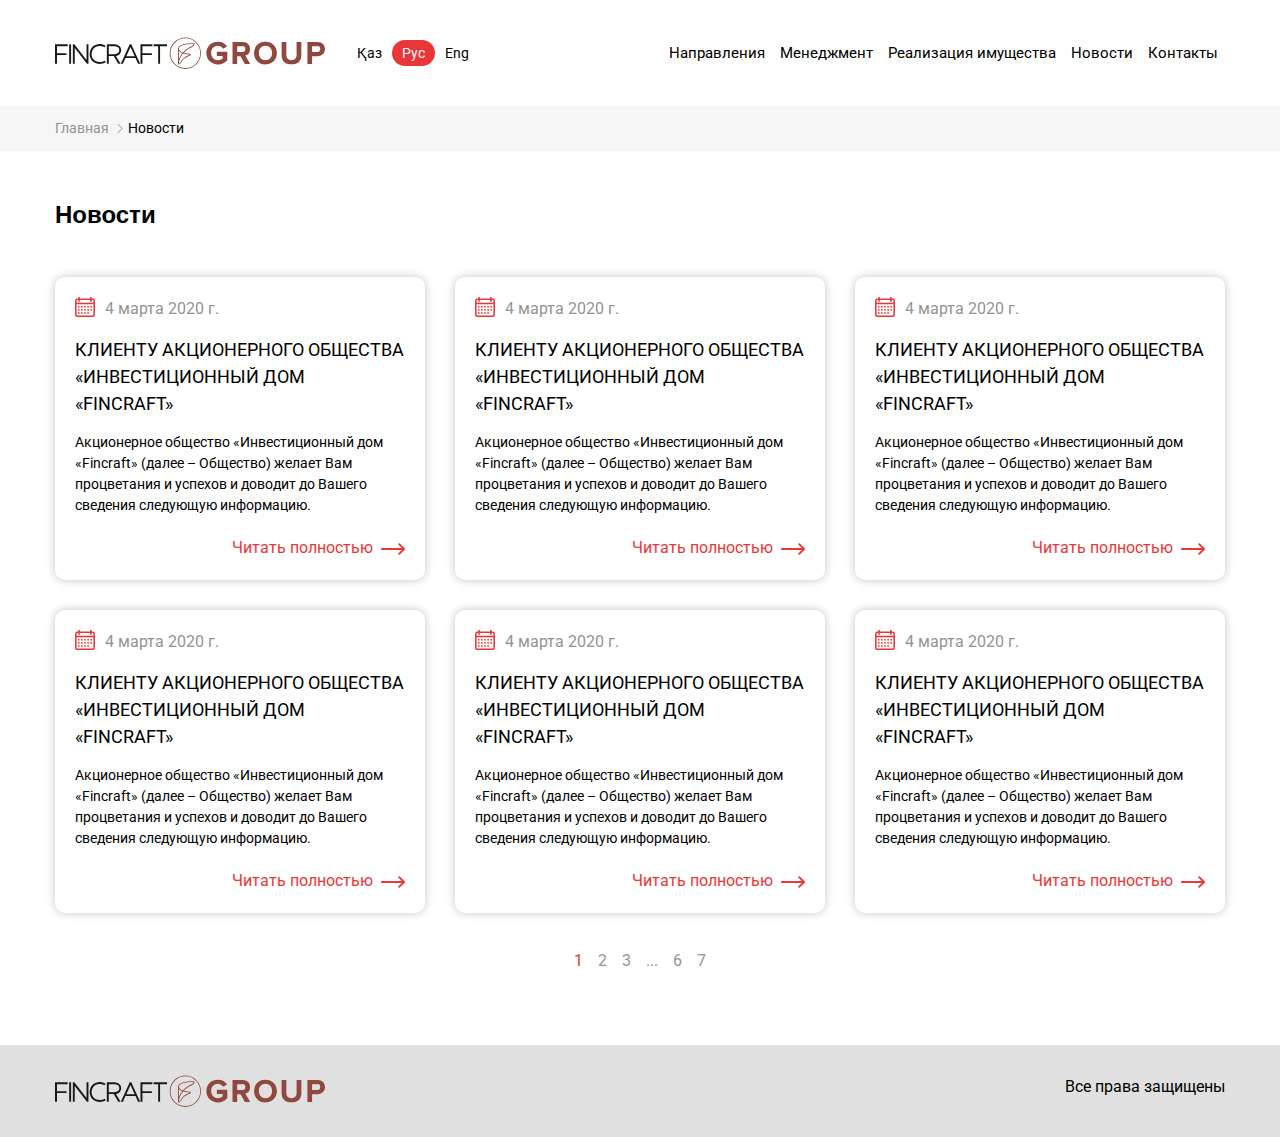
<file: news-all.html>
<!DOCTYPE html>
<html lang="ru">

<head>

    <meta charset="utf-8">
    <meta name="viewport" content="width=device-width, initial-scale=1, shrink-to-fit=no">
    <meta name="description" content="">

    <title>Fincraft Group</title>
    <meta http-equiv="cache-control" content="no-cache">
    <meta http-equiv="expires" content="0">
    <meta http-equiv="pragma" content="no-cache">

    <!-- Bootstrap core CSS -->
    <link href="vendor/bootstrap/css/bootstrap.min.css" rel="stylesheet">

    <!-- Custom fonts for this template -->
    <link href="vendor/fontawesome-free/css/all.min.css" rel="stylesheet" type="text/css">
    <link href="https://fonts.googleapis.com/css2?family=Roboto:wght@300;400;700&display=swap" rel="stylesheet">
    <!-- Custom styles for this template -->
    <link href="css/project.min.css" rel="stylesheet">

</head>

<body id="page-top">
<!-- Navigation -->
<nav class="navbar navbar-expand-lg" id="mainNav">
    <div class="container p-0">
        <div class="navbar-left col-lg-5">
            <div class="navbar-logo">
                <a class="navbar-brand js-scroll-trigger" href="/">
                    <img src="img/logo.svg" alt="">
                </a>
            </div>
            <div class="navbar-lang">
                <a href="#">Қаз</a>
                <a href="#" class="active">Рус</a>
                <a href="#">Eng</a>
            </div>
            <a class="burger_menu d-inline-block d-lg-none" data-toggle="modal" href="#menuModal">
                <i class="fas fa-bars"></i>
            </a>
        </div>
        <div class="col-lg-7 collapse navbar-collapse">
            <ul class="navbar-nav ml-auto">
                <li class="nav-item">
                    <a class="nav-link js-scroll-trigger" href="index.html#services">Направления</a>
                </li>
                <li class="nav-item">
                    <a class="nav-link js-scroll-trigger" href="management.html">Менеджмент</a>
                </li>
                <li class="nav-item">
                    <a class="nav-link js-scroll-trigger" href="objects-all.html">Реализация имущества</a>
                </li>
                <li class="nav-item">
                    <a class="nav-link js-scroll-trigger" href="news-all.html">Новости</a>
                </li>
                <li class="nav-item">
                    <a class="nav-link js-scroll-trigger" href="contacts.html">Контакты</a>
                </li>
            </ul>
        </div>
    </div>
</nav>
<!-- Breadcrumbs -->
<nav aria-label="breadcrumb">
    <div class="container">
        <div class="row">
            <div class="col-12">
                <ol class="breadcrumb">
                    <li class="breadcrumb-item"><a href="#">Главная</a></li>
                    <li class="breadcrumb-item active" aria-current="page">Новости</li>
                </ol>
            </div>
        </div>
    </div>
</nav>
<!-- News all -->
<section class="news-all">
    <div class="container">
        <div class="row">
            <div class="col-12">
                <h2 class="wt-section-title mb-5">
                    Новости
                </h2>
            </div>
            <div class="col-md-6 col-lg-4">
                <div class="news--item">
                    <div class="item-date">4 марта 2020 г.</div>
                    <div class="item-title">Клиенту Акционерного общества «Инвестиционный дом «Fincraft»</div>
                    <div class="item-text">
                        Акционерное общество «Инвестиционный дом «Fincraft» (далее – Общество) желает Вам процветания и успехов и доводит до Вашего сведения следующую информацию.
                    </div>
                    <div class="item-action">
                        <a href="news-solo.html">Читать полностью</a>
                    </div>
                </div>
            </div>
            <div class="col-md-6 col-lg-4">
                <div class="news--item">
                    <div class="item-date">4 марта 2020 г.</div>
                    <div class="item-title">Клиенту Акционерного общества «Инвестиционный дом «Fincraft»</div>
                    <div class="item-text">
                        Акционерное общество «Инвестиционный дом «Fincraft» (далее – Общество) желает Вам процветания и успехов и доводит до Вашего сведения следующую информацию.
                    </div>
                    <div class="item-action">
                        <a href="#">Читать полностью</a>
                    </div>
                </div>
            </div>
            <div class="col-md-6 col-lg-4">
                <div class="news--item">
                    <div class="item-date">4 марта 2020 г.</div>
                    <div class="item-title">Клиенту Акционерного общества «Инвестиционный дом «Fincraft»</div>
                    <div class="item-text">
                        Акционерное общество «Инвестиционный дом «Fincraft» (далее – Общество) желает Вам процветания и успехов и доводит до Вашего сведения следующую информацию.
                    </div>
                    <div class="item-action">
                        <a href="#">Читать полностью</a>
                    </div>
                </div>
            </div>

            <div class="col-md-6 col-lg-4">
                <div class="news--item">
                    <div class="item-date">4 марта 2020 г.</div>
                    <div class="item-title">Клиенту Акционерного общества «Инвестиционный дом «Fincraft»</div>
                    <div class="item-text">
                        Акционерное общество «Инвестиционный дом «Fincraft» (далее – Общество) желает Вам процветания и успехов и доводит до Вашего сведения следующую информацию.
                    </div>
                    <div class="item-action">
                        <a href="#">Читать полностью</a>
                    </div>
                </div>
            </div>
            <div class="col-md-6 col-lg-4">
                <div class="news--item">
                    <div class="item-date">4 марта 2020 г.</div>
                    <div class="item-title">Клиенту Акционерного общества «Инвестиционный дом «Fincraft»</div>
                    <div class="item-text">
                        Акционерное общество «Инвестиционный дом «Fincraft» (далее – Общество) желает Вам процветания и успехов и доводит до Вашего сведения следующую информацию.
                    </div>
                    <div class="item-action">
                        <a href="#">Читать полностью</a>
                    </div>
                </div>
            </div>
            <div class="col-md-6 col-lg-4">
                <div class="news--item">
                    <div class="item-date">4 марта 2020 г.</div>
                    <div class="item-title">Клиенту Акционерного общества «Инвестиционный дом «Fincraft»</div>
                    <div class="item-text">
                        Акционерное общество «Инвестиционный дом «Fincraft» (далее – Общество) желает Вам процветания и успехов и доводит до Вашего сведения следующую информацию.
                    </div>
                    <div class="item-action">
                        <a href="#">Читать полностью</a>
                    </div>
                </div>
            </div>

            <div class="col-12">
                <nav>
                    <ul class="pagination justify-content-center">
                        <li class="page-item active" aria-current="page">
                      <span class="page-link">
                        1
                        <span class="sr-only">(current)</span>
                      </span>
                        </li>
                        <li class="page-item"><a class="page-link" href="#">2</a></li>
                        <li class="page-item"><a class="page-link" href="#">3</a></li>
                        <li class="page-item"><a class="page-link">...</a></li>
                        <li class="page-item"><a class="page-link" href="#">6</a></li>
                        <li class="page-item"><a class="page-link" href="#">7</a></li>
                    </ul>
                </nav>
            </div>
        </div>
    </div>
</section>

<!-- Footer -->
<section id="footer">
    <div class="container">
        <div class="row">
            <div class="col-md-6 text-center text-md-left">
                <img src="img/logo.svg" alt="">
            </div>
            <div class="col-md-6 text-center text-md-right">
                Все права защищены
            </div>
        </div>
    </div>
</section>

<!-- menuModal-->
<div class="menu-modal modal fade" id="menuModal" tabindex="-1" role="dialog" aria-hidden="true">
    <div class="modal-dialog">
        <div class="modal-content">
            <div class="close-modal" data-dismiss="modal">
                <a href="#">
                    <img src="img/icons/big-close-cross.svg" alt="">
                </a>
            </div>
            <div class="modal-body">
                <div class="col-12 text-left">
                    <img src="img/logo.svg" alt="">
                </div>
                <div class="col-12 mt-4">
                    <ul class="navbar-nav">
                        <li class="nav-item">
                            <a class="nav-link js-scroll-trigger" href="index.html#services">Направления</a>
                        </li>
                        <li class="nav-item">
                            <a class="nav-link js-scroll-trigger" href="management.html">Менеджмент</a>
                        </li>
                        <li class="nav-item">
                            <a class="nav-link js-scroll-trigger" href="objects-all.html">Реализация имущества</a>
                        </li>
                        <li class="nav-item">
                            <a class="nav-link js-scroll-trigger" href="news-all.html">Новости</a>
                        </li>
                        <li class="nav-item">
                            <a class="nav-link js-scroll-trigger" href="contacts.html">Контакты</a>
                        </li>
                    </ul>
                </div>
            </div>
        </div>
    </div>
</div>

<!-- Bootstrap core JavaScript -->
<script src="vendor/jquery/jquery.min.js"></script>
<script src="vendor/bootstrap/js/bootstrap.bundle.min.js"></script>

<!-- Plugin JavaScript -->
<script src="vendor/jquery-easing/jquery.easing.min.js"></script>
<script src="vendor/jquery/mask.js"></script>
<!-- Custom scripts for this template -->
<script src="js/project.min.js"></script>
<script src="mail/js/mail.js"></script>
</body>

</html>
</file>
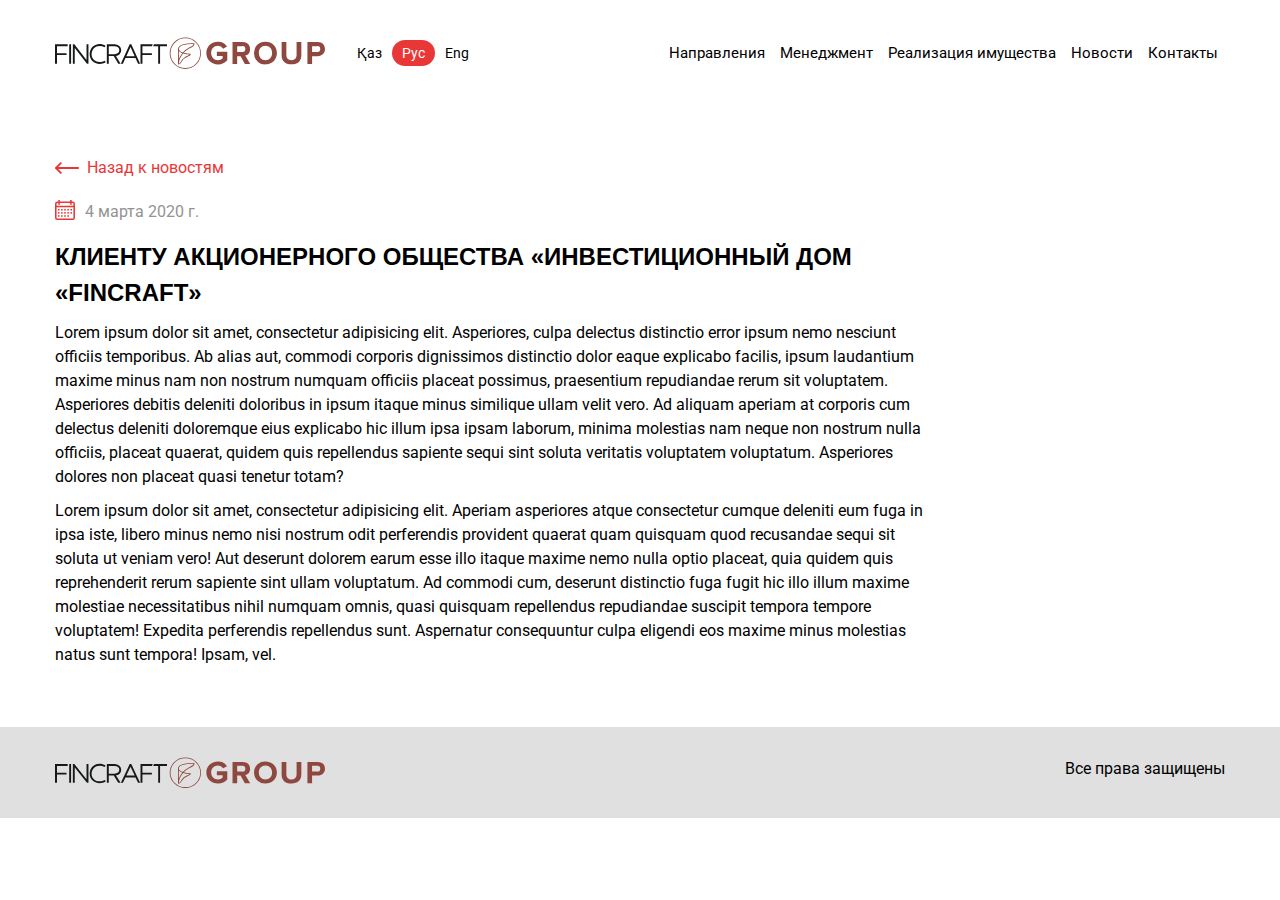
<file: news-solo.html>
<!DOCTYPE html>
<html lang="ru">

<head>

    <meta charset="utf-8">
    <meta name="viewport" content="width=device-width, initial-scale=1, shrink-to-fit=no">
    <meta name="description" content="">

    <title>Fincraft Group</title>
    <meta http-equiv="cache-control" content="no-cache">
    <meta http-equiv="expires" content="0">
    <meta http-equiv="pragma" content="no-cache">

    <!-- Bootstrap core CSS -->
    <link href="vendor/bootstrap/css/bootstrap.min.css" rel="stylesheet">

    <!-- Custom fonts for this template -->
    <link href="vendor/fontawesome-free/css/all.min.css" rel="stylesheet" type="text/css">
    <link href="https://fonts.googleapis.com/css2?family=Roboto:wght@300;400;700&display=swap" rel="stylesheet">
    <!-- Custom styles for this template -->
    <link href="css/project.min.css" rel="stylesheet">

</head>

<body id="page-top">
<!-- Navigation -->
<nav class="navbar navbar-expand-lg" id="mainNav">
    <div class="container p-0">
        <div class="navbar-left col-lg-5">
            <div class="navbar-logo">
                <a class="navbar-brand js-scroll-trigger" href="/">
                    <img src="img/logo.svg" alt="">
                </a>
            </div>
            <div class="navbar-lang">
                <a href="#">Қаз</a>
                <a href="#" class="active">Рус</a>
                <a href="#">Eng</a>
            </div>
            <a class="burger_menu d-inline-block d-lg-none" data-toggle="modal" href="#menuModal">
                <i class="fas fa-bars"></i>
            </a>
        </div>
        <div class="col-lg-7 collapse navbar-collapse">
            <ul class="navbar-nav ml-auto">
                <li class="nav-item">
                    <a class="nav-link js-scroll-trigger" href="index.html#services">Направления</a>
                </li>
                <li class="nav-item">
                    <a class="nav-link js-scroll-trigger" href="management.html">Менеджмент</a>
                </li>
                <li class="nav-item">
                    <a class="nav-link js-scroll-trigger" href="objects-all.html">Реализация имущества</a>
                </li>
                <li class="nav-item">
                    <a class="nav-link js-scroll-trigger" href="news-all.html">Новости</a>
                </li>
                <li class="nav-item">
                    <a class="nav-link js-scroll-trigger" href="contacts.html">Контакты</a>
                </li>
            </ul>
        </div>
    </div>
</nav>

<!-- News solo -->
<section class="news-solo">
    <div class="container">
        <div class="row">
            <div class="col-12 back-url-action">
                <a href="news-all.html">Назад к новостям</a>
            </div>
            <div class="col-lg-9">
                <div class="item-date">4 марта 2020 г.</div>
                <div class="item-title">Клиенту Акционерного общества «Инвестиционный дом «Fincraft»</div>
                <div class="item-text">
                    Lorem ipsum dolor sit amet, consectetur adipisicing elit. Asperiores, culpa delectus distinctio error ipsum nemo nesciunt officiis temporibus. Ab alias aut, commodi corporis dignissimos distinctio dolor eaque explicabo facilis, ipsum laudantium maxime minus nam non nostrum numquam officiis placeat possimus, praesentium repudiandae rerum sit voluptatem. Asperiores debitis deleniti doloribus in ipsum itaque minus similique ullam velit vero. Ad aliquam aperiam at corporis cum delectus deleniti doloremque eius explicabo hic illum ipsa ipsam laborum, minima molestias nam neque non nostrum nulla officiis, placeat quaerat, quidem quis repellendus sapiente sequi sint soluta veritatis voluptatem voluptatum. Asperiores dolores non placeat quasi tenetur totam?
                </div>
                <div class="item-text">
                    Lorem ipsum dolor sit amet, consectetur adipisicing elit. Aperiam asperiores atque consectetur cumque deleniti eum fuga in ipsa iste, libero minus nemo nisi nostrum odit perferendis provident quaerat quam quisquam quod recusandae sequi sit soluta ut veniam vero! Aut deserunt dolorem earum esse illo itaque maxime nemo nulla optio placeat, quia quidem quis reprehenderit rerum sapiente sint ullam voluptatum. Ad commodi cum, deserunt distinctio fuga fugit hic illo illum maxime molestiae necessitatibus nihil numquam omnis, quasi quisquam repellendus repudiandae suscipit tempora tempore voluptatem! Expedita perferendis repellendus sunt. Aspernatur consequuntur culpa eligendi eos maxime minus molestias natus sunt tempora! Ipsam, vel.
                </div>
            </div>
        </div>
    </div>
</section>

<!-- Footer -->
<section id="footer">
    <div class="container">
        <div class="row">
            <div class="col-md-6 text-center text-md-left">
                <img src="img/logo.svg" alt="">
            </div>
            <div class="col-md-6 text-center text-md-right">
                Все права защищены
            </div>
        </div>
    </div>
</section>

<!-- menuModal-->
<div class="menu-modal modal fade" id="menuModal" tabindex="-1" role="dialog" aria-hidden="true">
    <div class="modal-dialog">
        <div class="modal-content">
            <div class="close-modal" data-dismiss="modal">
                <a href="#">
                    <img src="img/icons/big-close-cross.svg" alt="">
                </a>
            </div>
            <div class="modal-body">
                <div class="col-12 text-left">
                    <img src="img/logo.svg" alt="">
                </div>
                <div class="col-12 mt-4">
                    <ul class="navbar-nav">
                        <li class="nav-item">
                            <a class="nav-link js-scroll-trigger" href="index.html#services">Направления</a>
                        </li>
                        <li class="nav-item">
                            <a class="nav-link js-scroll-trigger" href="management.html">Менеджмент</a>
                        </li>
                        <li class="nav-item">
                            <a class="nav-link js-scroll-trigger" href="objects-all.html">Реализация имущества</a>
                        </li>
                        <li class="nav-item">
                            <a class="nav-link js-scroll-trigger" href="news-all.html">Новости</a>
                        </li>
                        <li class="nav-item">
                            <a class="nav-link js-scroll-trigger" href="contacts.html">Контакты</a>
                        </li>
                    </ul>
                </div>
            </div>
        </div>
    </div>
</div>

<!-- Bootstrap core JavaScript -->
<script src="vendor/jquery/jquery.min.js"></script>
<script src="vendor/bootstrap/js/bootstrap.bundle.min.js"></script>

<!-- Plugin JavaScript -->
<script src="vendor/jquery-easing/jquery.easing.min.js"></script>
<script src="vendor/jquery/mask.js"></script>
<!-- Custom scripts for this template -->
<script src="js/project.min.js"></script>
<script src="mail/js/mail.js"></script>
</body>

</html>
</file>
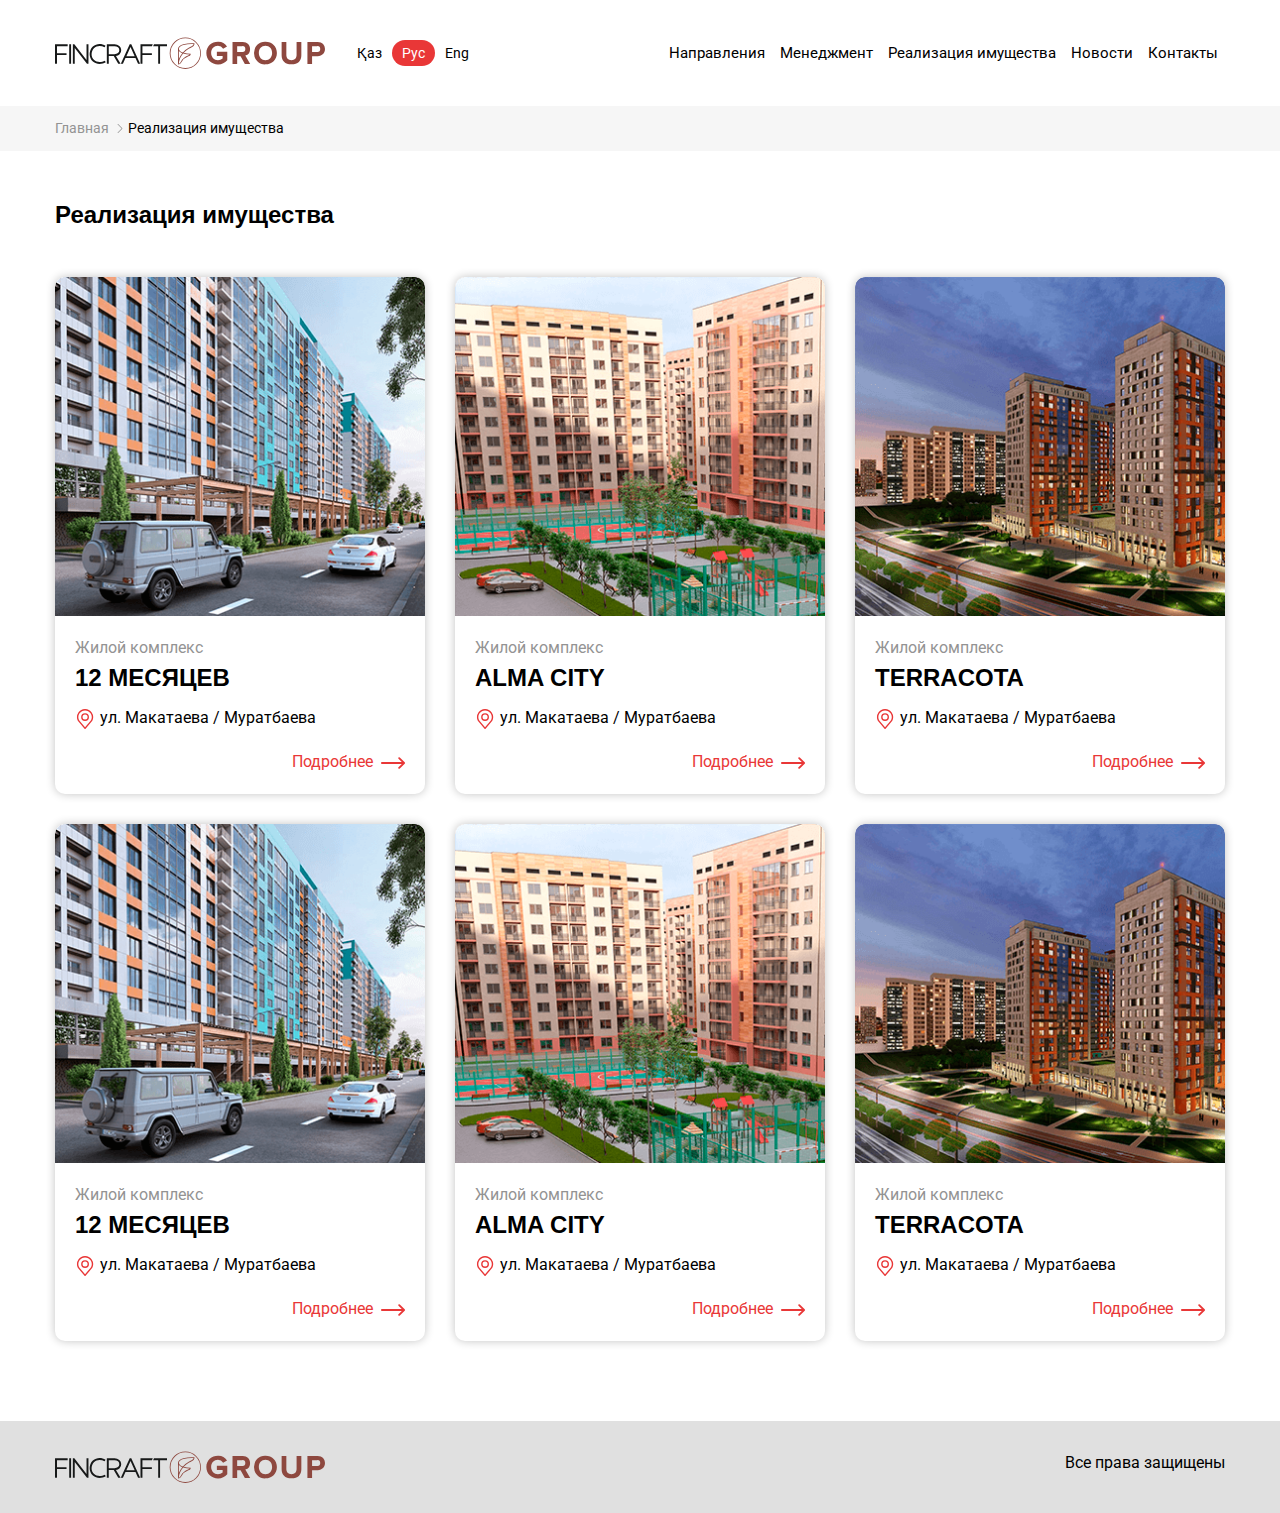
<file: objects-all.html>
<!DOCTYPE html>
<html lang="ru">

<head>

    <meta charset="utf-8">
    <meta name="viewport" content="width=device-width, initial-scale=1, shrink-to-fit=no">
    <meta name="description" content="">

    <title>Fincraft Group</title>
    <meta http-equiv="cache-control" content="no-cache">
    <meta http-equiv="expires" content="0">
    <meta http-equiv="pragma" content="no-cache">

    <!-- Bootstrap core CSS -->
    <link href="vendor/bootstrap/css/bootstrap.min.css" rel="stylesheet">

    <!-- Custom fonts for this template -->
    <link href="vendor/fontawesome-free/css/all.min.css" rel="stylesheet" type="text/css">
    <link href="https://fonts.googleapis.com/css2?family=Roboto:wght@300;400;700&display=swap" rel="stylesheet">
    <!-- Custom styles for this template -->
    <link href="css/project.min.css" rel="stylesheet">

</head>

<body id="page-top">
<!-- Navigation -->
<nav class="navbar navbar-expand-lg" id="mainNav">
    <div class="container p-0">
        <div class="navbar-left col-lg-5">
            <div class="navbar-logo">
                <a class="navbar-brand js-scroll-trigger" href="/">
                    <img src="img/logo.svg" alt="">
                </a>
            </div>
            <div class="navbar-lang">
                <a href="#">Қаз</a>
                <a href="#" class="active">Рус</a>
                <a href="#">Eng</a>
            </div>
            <a class="burger_menu d-inline-block d-lg-none" data-toggle="modal" href="#menuModal">
                <i class="fas fa-bars"></i>
            </a>
        </div>
        <div class="col-lg-7 collapse navbar-collapse">
            <ul class="navbar-nav ml-auto">
                <li class="nav-item">
                    <a class="nav-link js-scroll-trigger" href="index.html#services">Направления</a>
                </li>
                <li class="nav-item">
                    <a class="nav-link js-scroll-trigger" href="management.html">Менеджмент</a>
                </li>
                <li class="nav-item">
                    <a class="nav-link js-scroll-trigger" href="objects-all.html">Реализация имущества</a>
                </li>
                <li class="nav-item">
                    <a class="nav-link js-scroll-trigger" href="news-all.html">Новости</a>
                </li>
                <li class="nav-item">
                    <a class="nav-link js-scroll-trigger" href="contacts.html">Контакты</a>
                </li>
            </ul>
        </div>
    </div>
</nav>
<!-- Breadcrumbs -->
<nav aria-label="breadcrumb">
    <div class="container">
        <div class="row">
            <div class="col-12">
                <ol class="breadcrumb">
                    <li class="breadcrumb-item"><a href="#">Главная</a></li>
                    <li class="breadcrumb-item active" aria-current="page">Реализация имущества</li>
                </ol>
            </div>
        </div>
    </div>
</nav>
<!-- Objects -->
<section class="objects">
    <div class="container">
        <div class="row">
            <div class="col-12">
                <h2 class="wt-section-title mb-5">
                    Реализация имущества
                </h2>
            </div>
            <div class="col-md-6 col-lg-4">
                <div class="block-item">
                    <div class="item-img">
                        <a href="objects-solo.html">
                            <img src="img/objects/objects-main/objects_12-Mes.png" alt="">
                        </a>
                    </div>
                    <div class="item-text">
                        <div class="item-text--type">Жилой комплекс</div>
                        <div class="item-text--title">12 месяцев</div>
                        <div class="item-text--address">ул. Макатаева / Муратбаева</div>
                        <div class="item-text--action">
                            <a href="objects-solo.html">Подробнее</a>
                        </div>
                    </div>
                </div>
            </div>
            <div class="col-md-6 col-lg-4">
                <div class="block-item">
                    <div class="item-img">
                        <a href="#">
                            <img src="img/objects/objects-main/objects_alma-city.png" alt="">
                        </a>
                    </div>
                    <div class="item-text">
                        <div class="item-text--type">Жилой комплекс</div>
                        <div class="item-text--title">Alma city</div>
                        <div class="item-text--address">ул. Макатаева / Муратбаева</div>
                        <div class="item-text--action">
                            <a href="#">Подробнее</a>
                        </div>
                    </div>
                </div>
            </div>
            <div class="col-md-6 col-lg-4">
                <div class="block-item">
                    <div class="item-img">
                        <a href="#">
                            <img src="img/objects/objects-main/objects_terracota.png" alt="">
                        </a>
                    </div>
                    <div class="item-text">
                        <div class="item-text--type">Жилой комплекс</div>
                        <div class="item-text--title">Terracota</div>
                        <div class="item-text--address">ул. Макатаева / Муратбаева</div>
                        <div class="item-text--action">
                            <a href="#">Подробнее</a>
                        </div>
                    </div>
                </div>
            </div>

            <div class="col-md-6 col-lg-4">
                <div class="block-item">
                    <div class="item-img">
                        <a href="#">
                            <img src="img/objects/objects-main/objects_12-Mes.png" alt="">
                        </a>
                    </div>
                    <div class="item-text">
                        <div class="item-text--type">Жилой комплекс</div>
                        <div class="item-text--title">12 месяцев</div>
                        <div class="item-text--address">ул. Макатаева / Муратбаева</div>
                        <div class="item-text--action">
                            <a href="#">Подробнее</a>
                        </div>
                    </div>
                </div>
            </div>
            <div class="col-md-6 col-lg-4">
                <div class="block-item">
                    <div class="item-img">
                        <a href="#">
                            <img src="img/objects/objects-main/objects_alma-city.png" alt="">
                        </a>
                    </div>
                    <div class="item-text">
                        <div class="item-text--type">Жилой комплекс</div>
                        <div class="item-text--title">Alma city</div>
                        <div class="item-text--address">ул. Макатаева / Муратбаева</div>
                        <div class="item-text--action">
                            <a href="#">Подробнее</a>
                        </div>
                    </div>
                </div>
            </div>
            <div class="col-md-6 col-lg-4">
                <div class="block-item">
                    <div class="item-img">
                        <a href="#">
                            <img src="img/objects/objects-main/objects_terracota.png" alt="">
                        </a>
                    </div>
                    <div class="item-text">
                        <div class="item-text--type">Жилой комплекс</div>
                        <div class="item-text--title">Terracota</div>
                        <div class="item-text--address">ул. Макатаева / Муратбаева</div>
                        <div class="item-text--action">
                            <a href="#">Подробнее</a>
                        </div>
                    </div>
                </div>
            </div>
        </div>
    </div>
</section>

<!-- Footer -->
<section id="footer">
    <div class="container">
        <div class="row">
            <div class="col-md-6 text-center text-md-left">
                <img src="img/logo.svg" alt="">
            </div>
            <div class="col-md-6 text-center text-md-right">
                Все права защищены
            </div>
        </div>
    </div>
</section>

<!-- menuModal-->
<div class="menu-modal modal fade" id="menuModal" tabindex="-1" role="dialog" aria-hidden="true">
    <div class="modal-dialog">
        <div class="modal-content">
            <div class="close-modal" data-dismiss="modal">
                <a href="#">
                    <img src="img/icons/big-close-cross.svg" alt="">
                </a>
            </div>
            <div class="modal-body">
                <div class="col-12 text-left">
                    <img src="img/logo.svg" alt="">
                </div>
                <div class="col-12 mt-4">
                    <ul class="navbar-nav">
                        <li class="nav-item">
                            <a class="nav-link js-scroll-trigger" href="index.html#services">Направления</a>
                        </li>
                        <li class="nav-item">
                            <a class="nav-link js-scroll-trigger" href="management.html">Менеджмент</a>
                        </li>
                        <li class="nav-item">
                            <a class="nav-link js-scroll-trigger" href="objects-all.html">Реализация имущества</a>
                        </li>
                        <li class="nav-item">
                            <a class="nav-link js-scroll-trigger" href="news-all.html">Новости</a>
                        </li>
                        <li class="nav-item">
                            <a class="nav-link js-scroll-trigger" href="contacts.html">Контакты</a>
                        </li>
                    </ul>
                </div>
            </div>
        </div>
    </div>
</div>

<!-- Bootstrap core JavaScript -->
<script src="vendor/jquery/jquery.min.js"></script>
<script src="vendor/bootstrap/js/bootstrap.bundle.min.js"></script>

<!-- Plugin JavaScript -->
<script src="vendor/jquery-easing/jquery.easing.min.js"></script>
<script src="vendor/jquery/mask.js"></script>
<!-- Custom scripts for this template -->
<script src="js/project.min.js"></script>
<script src="mail/js/mail.js"></script>
</body>

</html>
</file>
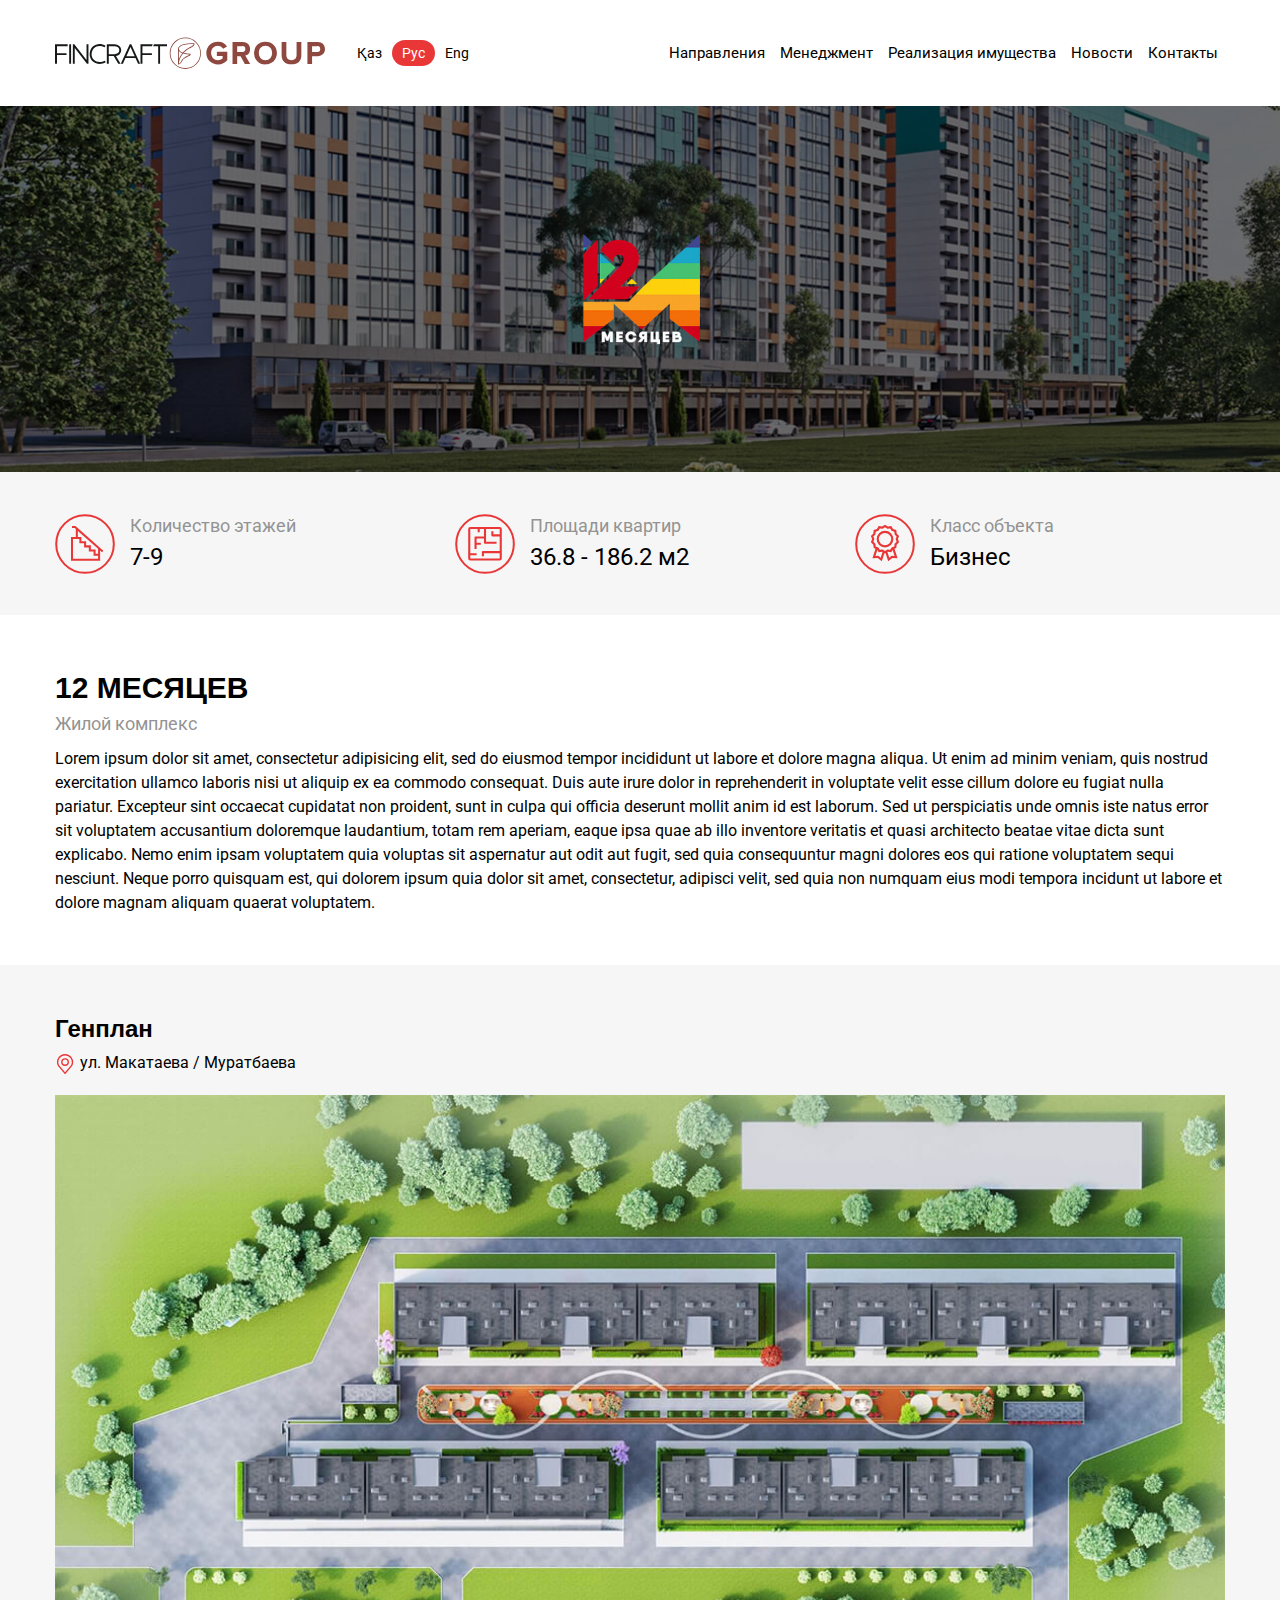
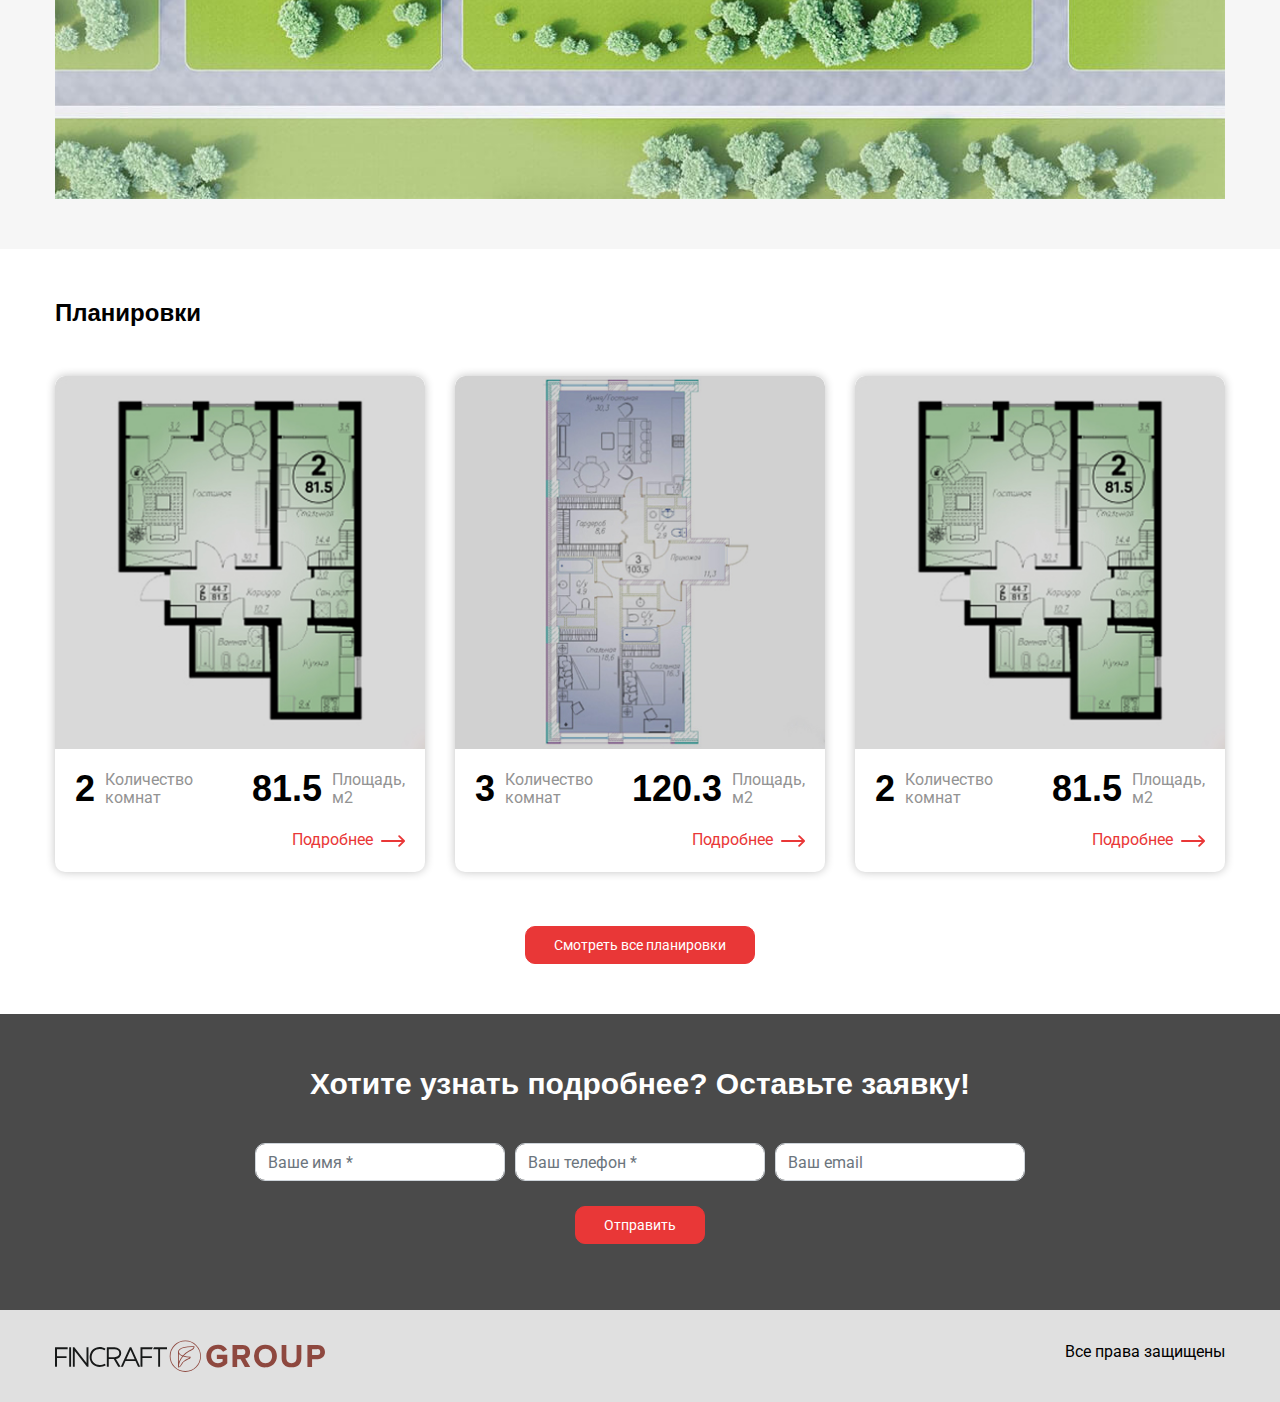
<file: objects-solo.html>
<!DOCTYPE html>
<html lang="ru">

<head>

    <meta charset="utf-8">
    <meta name="viewport" content="width=device-width, initial-scale=1, shrink-to-fit=no">
    <meta name="description" content="">

    <title>Fincraft Group</title>
    <meta http-equiv="cache-control" content="no-cache">
    <meta http-equiv="expires" content="0">
    <meta http-equiv="pragma" content="no-cache">

    <!-- Bootstrap core CSS -->
    <link href="vendor/bootstrap/css/bootstrap.min.css" rel="stylesheet">

    <!-- Custom fonts for this template -->
    <link href="vendor/fontawesome-free/css/all.min.css" rel="stylesheet" type="text/css">
    <link href="https://fonts.googleapis.com/css2?family=Roboto:wght@300;400;700&display=swap" rel="stylesheet">
    <!-- Custom styles for this template -->
    <link href="css/project.min.css" rel="stylesheet">

</head>

<body id="page-top">
<!-- Navigation -->
<nav class="navbar navbar-expand-lg" id="mainNav">
    <div class="container p-0">
        <div class="navbar-left col-lg-5">
            <div class="navbar-logo">
                <a class="navbar-brand js-scroll-trigger" href="/">
                    <img src="img/logo.svg" alt="">
                </a>
            </div>
            <div class="navbar-lang">
                <a href="#">Қаз</a>
                <a href="#" class="active">Рус</a>
                <a href="#">Eng</a>
            </div>
            <a class="burger_menu d-inline-block d-lg-none" data-toggle="modal" href="#menuModal">
                <i class="fas fa-bars"></i>
            </a>
        </div>
        <div class="col-lg-7 collapse navbar-collapse">
            <ul class="navbar-nav ml-auto">
                <li class="nav-item">
                    <a class="nav-link js-scroll-trigger" href="index.html#services">Направления</a>
                </li>
                <li class="nav-item">
                    <a class="nav-link js-scroll-trigger" href="management.html">Менеджмент</a>
                </li>
                <li class="nav-item">
                    <a class="nav-link js-scroll-trigger" href="objects-all.html">Реализация имущества</a>
                </li>
                <li class="nav-item">
                    <a class="nav-link js-scroll-trigger" href="news-all.html">Новости</a>
                </li>
                <li class="nav-item">
                    <a class="nav-link js-scroll-trigger" href="contacts.html">Контакты</a>
                </li>
            </ul>
        </div>
    </div>
</nav>

<!-- Objects -->
<section class="objects-solo-banner p-0">
    <img src="img/objects/slider_12_mes_web.jpg" alt="">
</section>
<div class="objects-solo-desc">
    <div class="container">
        <div class="row">
            <div class="col-lg-4">
                <div class="desc-item">
                    <div class="desc-item--img">
                        <img src="img/objects/object_1.svg" alt="">
                    </div>
                    <div class="desc-item--text">
                        <div>Количество этажей</div>
                        <div>7-9</div>
                    </div>
                </div>
            </div>
            <div class="col-lg-4">
                <div class="desc-item">
                    <div class="desc-item--img">
                        <img src="img/objects/object_2.svg" alt="">
                    </div>
                    <div class="desc-item--text">
                        <div>Площади квартир</div>
                        <div>36.8 - 186.2 м2</div>
                    </div>
                </div>
            </div>
            <div class="col-lg-4">
                <div class="desc-item">
                    <div class="desc-item--img">
                        <img src="img/objects/object_3.svg" alt="">
                    </div>
                    <div class="desc-item--text">
                        <div>Класс объекта</div>
                        <div>Бизнес</div>
                    </div>
                </div>
            </div>
        </div>
    </div>
</div>
<section class="objects-solo-text">
    <div class="container">
        <div class="row">
            <div class="col-12">
                <div class="text-title">12 месяцев</div>
                <div class="text-type">Жилой комплекс</div>
                <div class="text-desc">
                    Lorem ipsum dolor sit amet, consectetur adipisicing elit, sed do eiusmod tempor incididunt ut labore et dolore magna aliqua. Ut enim ad minim veniam, quis nostrud exercitation ullamco laboris nisi ut aliquip ex ea commodo consequat. Duis aute irure dolor in reprehenderit in voluptate velit esse cillum dolore eu fugiat nulla pariatur. Excepteur sint occaecat cupidatat non proident, sunt in culpa qui officia deserunt mollit anim id est laborum. Sed ut perspiciatis unde omnis iste natus error sit voluptatem accusantium doloremque laudantium, totam rem aperiam, eaque ipsa quae ab illo inventore veritatis et quasi architecto beatae vitae dicta sunt explicabo. Nemo enim ipsam voluptatem quia voluptas sit aspernatur aut odit aut fugit, sed quia consequuntur magni dolores eos qui ratione voluptatem sequi nesciunt. Neque porro quisquam est, qui dolorem ipsum quia dolor sit amet, consectetur, adipisci velit, sed quia non numquam eius modi tempora incidunt ut labore et dolore magnam aliquam quaerat voluptatem.
                </div>
            </div>
        </div>
    </div>
</section>
<section class="objects-solo-genplan">
    <div class="container">
        <div class="row">
            <div class="col-12">
                <h2 class="wt-section-title">
                    Генплан
                </h2>
                <div class="genplan-address">ул. Макатаева / Муратбаева</div>
                <div class="genplan-img">
                    <img src="img/objects/genplan.jpg" alt="">
                </div>
            </div>
        </div>
    </div>
</section>
<section class="layouts">
    <div class="container">
        <div class="row">
            <div class="col-12">
                <h2 class="wt-section-title mb-5">
                    Планировки
                </h2>
            </div>
            <div class="col-md-6 col-lg-4">
                <div class="layout-item">
                    <div class="item-img">
                        <a href="layouts-solo.html">
                            <img src="img/objects/layout1.jpg" alt="">
                        </a>
                    </div>
                    <div class="item-text">
                        <div class="row">
                            <div class="col">
                                <div class="item-text--desc">
                                    <div>2</div>
                                    <div>Количество комнат</div>
                                </div>
                            </div>
                            <div class="col">
                                <div class="item-text--desc">
                                    <div>81.5</div>
                                    <div>Площадь, м2</div>
                                </div>
                            </div>
                        </div>
                        <div class="item-text--action">
                            <a href="layouts-solo.html">Подробнее</a>
                        </div>
                    </div>
                </div>
            </div>
            <div class="col-md-6 col-lg-4">
                <div class="layout-item">
                    <div class="item-img">
                        <a href="#">
                            <img src="img/objects/layout2.jpg" alt="">
                        </a>
                    </div>
                    <div class="item-text">
                        <div class="row">
                            <div class="col">
                                <div class="item-text--desc">
                                    <div>3</div>
                                    <div>Количество комнат</div>
                                </div>
                            </div>
                            <div class="col">
                                <div class="item-text--desc">
                                    <div>120.3</div>
                                    <div>Площадь, м2</div>
                                </div>
                            </div>
                        </div>
                        <div class="item-text--action">
                            <a href="objects-solo.html">Подробнее</a>
                        </div>
                    </div>
                </div>
            </div>
            <div class="col-md-6 col-lg-4">
                <div class="layout-item">
                    <div class="item-img">
                        <a href="#">
                            <img src="img/objects/layout1.jpg" alt="">
                        </a>
                    </div>
                    <div class="item-text">
                        <div class="row">
                            <div class="col">
                                <div class="item-text--desc">
                                    <div>2</div>
                                    <div>Количество комнат</div>
                                </div>
                            </div>
                            <div class="col">
                                <div class="item-text--desc">
                                    <div>81.5</div>
                                    <div>Площадь, м2</div>
                                </div>
                            </div>
                        </div>
                        <div class="item-text--action">
                            <a href="objects-solo.html">Подробнее</a>
                        </div>
                    </div>
                </div>
            </div>
            <div class="col-12 text-center mt-4">
                <a href="layouts-all.html" class="btn wt-btn-primary wt-btn-rounded">Смотреть все планировки</a>
            </div>
        </div>
    </div>
</section>
<section class="callToAction">
    <div class="container">
        <div class="row">
            <div class="col-lg-8 m-auto mb-4 mb-lg-0 align-self-center">
                <div class="block-title">
                    Хотите узнать подробнее? Оставьте заявку!
                </div>
                <form class="contact-form" id="contactForm" method="POST">
                    <div class="form-row">
                        <div class="col">
                            <input type="text" class="form-control contact-form__input contact-form__input_name" placeholder="Ваше имя *" name="name" minlength="2" maxlength="30" required="required">
                        </div>
                        <div class="col">
                            <input type="tel" class="form-control contact-form__input contact-form__input_tel tel" placeholder="Ваш телефон *" name="tel" required="required" maxlength="17">
                        </div>
                        <div class="col">
                            <input type="email" class="form-control contact-form__input contact-form__input_email" placeholder="Ваш email" name="email" minlength="2" maxlength="40">
                        </div>
                    </div>
                    <div class="form-btn">
                        <button type="submit" class="btn wt-btn-primary wt-btn-rounded contact-form__button">
                            <span class="_preloader">
                                    <i class="fas fa-spinner fa-spin fa-fw"></i>
                                    <span class="sr-only">Loading...</span>
                                </span>
                            Отправить
                        </button>
                    </div>
                    <p class="contact-form__description text-center mt-3"></p>
                </form>
            </div>
        </div>
    </div>
</section>

<!-- Footer -->
<section id="footer">
    <div class="container">
        <div class="row">
            <div class="col-md-6 text-center text-md-left">
                <img src="img/logo.svg" alt="">
            </div>
            <div class="col-md-6 text-center text-md-right">
                Все права защищены
            </div>
        </div>
    </div>
</section>

<!-- menuModal-->
<div class="menu-modal modal fade" id="menuModal" tabindex="-1" role="dialog" aria-hidden="true">
    <div class="modal-dialog">
        <div class="modal-content">
            <div class="close-modal" data-dismiss="modal">
                <a href="#">
                    <img src="img/icons/big-close-cross.svg" alt="">
                </a>
            </div>
            <div class="modal-body">
                <div class="col-12 text-left">
                    <img src="img/logo.svg" alt="">
                </div>
                <div class="col-12 mt-4">
                    <ul class="navbar-nav">
                        <li class="nav-item">
                            <a class="nav-link js-scroll-trigger" href="index.html#services">Направления</a>
                        </li>
                        <li class="nav-item">
                            <a class="nav-link js-scroll-trigger" href="management.html">Менеджмент</a>
                        </li>
                        <li class="nav-item">
                            <a class="nav-link js-scroll-trigger" href="objects-all.html">Реализация имущества</a>
                        </li>
                        <li class="nav-item">
                            <a class="nav-link js-scroll-trigger" href="news-all.html">Новости</a>
                        </li>
                        <li class="nav-item">
                            <a class="nav-link js-scroll-trigger" href="contacts.html">Контакты</a>
                        </li>
                    </ul>
                </div>
            </div>
        </div>
    </div>
</div>

<!-- Bootstrap core JavaScript -->
<script src="vendor/jquery/jquery.min.js"></script>
<script src="vendor/bootstrap/js/bootstrap.bundle.min.js"></script>

<!-- Plugin JavaScript -->
<script src="vendor/jquery-easing/jquery.easing.min.js"></script>
<script src="vendor/jquery/mask.js"></script>
<!-- Custom scripts for this template -->
<script src="js/project.min.js"></script>
<script src="mail/js/mail.js"></script>

</body>

</html>
</file>
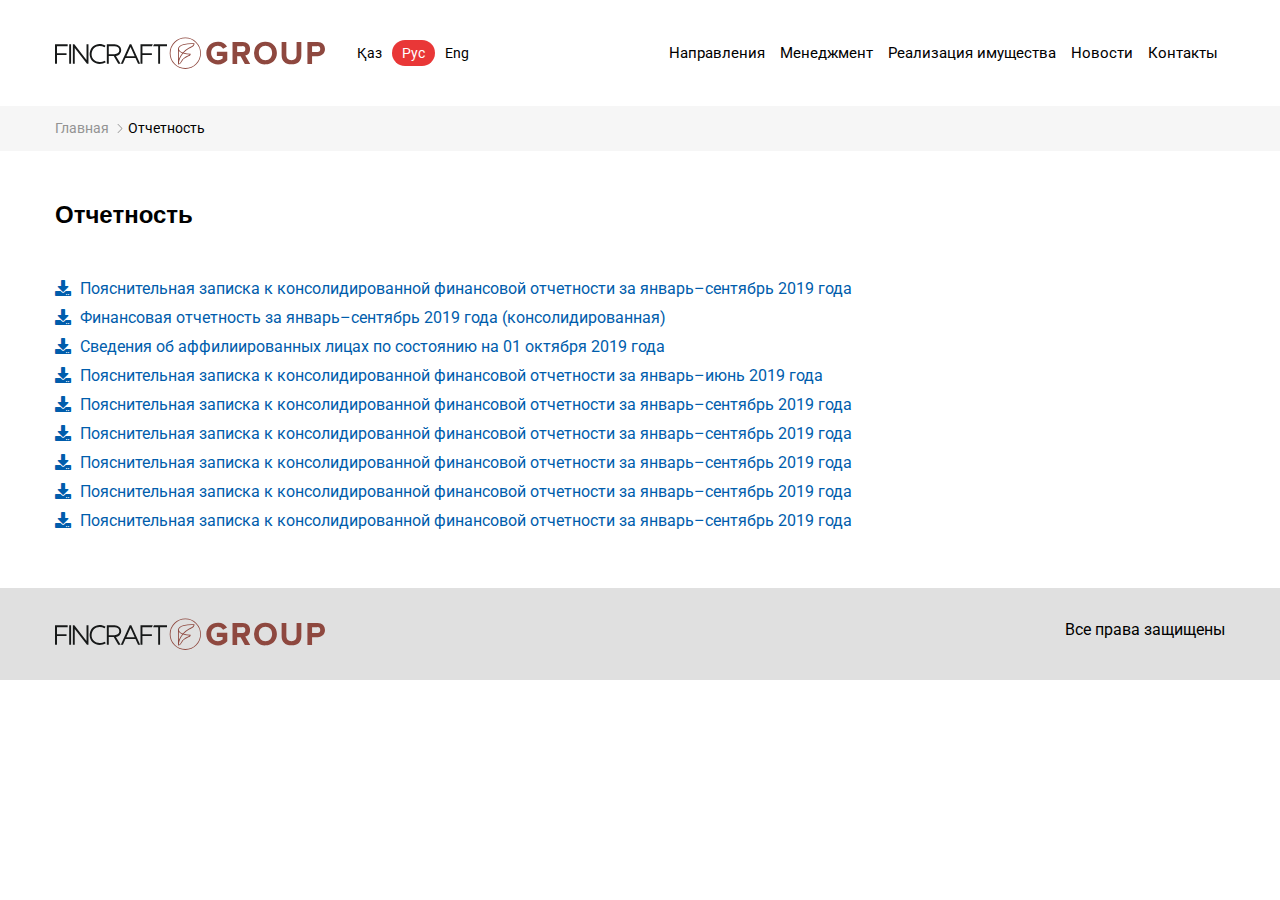
<file: report.html>
<!DOCTYPE html>
<html lang="ru">

<head>

    <meta charset="utf-8">
    <meta name="viewport" content="width=device-width, initial-scale=1, shrink-to-fit=no">
    <meta name="description" content="">

    <title>Fincraft Group</title>
    <meta http-equiv="cache-control" content="no-cache">
    <meta http-equiv="expires" content="0">
    <meta http-equiv="pragma" content="no-cache">

    <!-- Bootstrap core CSS -->
    <link href="vendor/bootstrap/css/bootstrap.min.css" rel="stylesheet">

    <!-- Custom fonts for this template -->
    <link href="vendor/fontawesome-free/css/all.min.css" rel="stylesheet" type="text/css">
    <link href="https://fonts.googleapis.com/css2?family=Roboto:wght@300;400;700&display=swap" rel="stylesheet">
    <!-- Custom styles for this template -->
    <link href="css/project.min.css" rel="stylesheet">

</head>

<body id="page-top">
<!-- Navigation -->
<nav class="navbar navbar-expand-lg" id="mainNav">
    <div class="container p-0">
        <div class="navbar-left col-lg-5">
            <div class="navbar-logo">
                <a class="navbar-brand js-scroll-trigger" href="/">
                    <img src="img/logo.svg" alt="">
                </a>
            </div>
            <div class="navbar-lang">
                <a href="#">Қаз</a>
                <a href="#" class="active">Рус</a>
                <a href="#">Eng</a>
            </div>
            <a class="burger_menu d-inline-block d-lg-none" data-toggle="modal" href="#menuModal">
                <i class="fas fa-bars"></i>
            </a>
        </div>
        <div class="col-lg-7 collapse navbar-collapse">
            <ul class="navbar-nav ml-auto">
                <li class="nav-item">
                    <a class="nav-link js-scroll-trigger" href="index.html#services">Направления</a>
                </li>
                <li class="nav-item">
                    <a class="nav-link js-scroll-trigger" href="management.html">Менеджмент</a>
                </li>
                <li class="nav-item">
                    <a class="nav-link js-scroll-trigger" href="objects-all.html">Реализация имущества</a>
                </li>
                <li class="nav-item">
                    <a class="nav-link js-scroll-trigger" href="news-all.html">Новости</a>
                </li>
                <li class="nav-item">
                    <a class="nav-link js-scroll-trigger" href="contacts.html">Контакты</a>
                </li>
            </ul>
        </div>
    </div>
</nav>
<!-- Breadcrumbs -->
<nav aria-label="breadcrumb">
    <div class="container">
        <div class="row">
            <div class="col-12">
                <ol class="breadcrumb">
                    <li class="breadcrumb-item"><a href="#">Главная</a></li>
                    <li class="breadcrumb-item active" aria-current="page">Отчетность</li>
                </ol>
            </div>
        </div>
    </div>
</nav>
<!-- Objects -->
<section class="report">
    <div class="container">
        <div class="row">
            <div class="col-12">
                <h2 class="wt-section-title mb-5">
                    Отчетность
                </h2>
                <div class="report-item">
                    <a href="ncomf5m3_2019_cons_rus.pdf" target="_blank"><i class="fas fa-download"></i>
                        Пояснительная записка к консолидированной финансовой отчетности за январь–сентябрь 2019 года
                    </a>
                </div>
                <div class="report-item">
                    <a href="ncomfm3_2019_cons_rus.xlsx" target="_blank"><i class="fas fa-download"></i>
                        Финансовая отчетность за январь–сентябрь 2019 года (консолидированная)
                    </a>
                </div>
                <div class="report-item">
                    <a href="ncomaf_3_2019.pdf" target="_blank"><i class="fas fa-download"></i>
                        Сведения об аффилиированных лицах по состоянию на 01 октября 2019 года
                    </a>
                </div>
                <div class="report-item">
                    <a href="ncomf5m2_2019_cons_rus.pdf" target="_blank"><i class="fas fa-download"></i>
                        Пояснительная записка к консолидированной финансовой отчетности за январь–июнь 2019 года
                    </a>
                </div>
                <div class="report-item">
                    <a href="ncomf5m3_2019_cons_rus.pdf" target="_blank"><i class="fas fa-download"></i>
                        Пояснительная записка к консолидированной финансовой отчетности за январь–сентябрь 2019 года
                    </a>
                </div>
                <div class="report-item">
                    <a href="ncomf5m3_2019_cons_rus.pdf" target="_blank"><i class="fas fa-download"></i>
                        Пояснительная записка к консолидированной финансовой отчетности за январь–сентябрь 2019 года
                    </a>
                </div>
                <div class="report-item">
                    <a href="ncomf5m3_2019_cons_rus.pdf" target="_blank"><i class="fas fa-download"></i>
                        Пояснительная записка к консолидированной финансовой отчетности за январь–сентябрь 2019 года
                    </a>
                </div>
                <div class="report-item">
                    <a href="ncomf5m3_2019_cons_rus.pdf" target="_blank"><i class="fas fa-download"></i>
                        Пояснительная записка к консолидированной финансовой отчетности за январь–сентябрь 2019 года
                    </a>
                </div>
                <div class="report-item">
                    <a href="ncomf5m3_2019_cons_rus.pdf" target="_blank"><i class="fas fa-download"></i>
                        Пояснительная записка к консолидированной финансовой отчетности за январь–сентябрь 2019 года
                    </a>
                </div>
            </div>
        </div>
    </div>
</section>

<!-- Footer -->
<section id="footer">
    <div class="container">
        <div class="row">
            <div class="col-md-6 text-center text-md-left">
                <img src="img/logo.svg" alt="">
            </div>
            <div class="col-md-6 text-center text-md-right">
                Все права защищены
            </div>
        </div>
    </div>
</section>

<!-- menuModal-->
<div class="menu-modal modal fade" id="menuModal" tabindex="-1" role="dialog" aria-hidden="true">
    <div class="modal-dialog">
        <div class="modal-content">
            <div class="close-modal" data-dismiss="modal">
                <a href="#">
                    <img src="img/icons/big-close-cross.svg" alt="">
                </a>
            </div>
            <div class="modal-body">
                <div class="col-12 text-left">
                    <img src="img/logo.svg" alt="">
                </div>
                <div class="col-12 mt-4">
                    <ul class="navbar-nav">
                        <li class="nav-item">
                            <a class="nav-link js-scroll-trigger" href="index.html#services">Направления</a>
                        </li>
                        <li class="nav-item">
                            <a class="nav-link js-scroll-trigger" href="management.html">Менеджмент</a>
                        </li>
                        <li class="nav-item">
                            <a class="nav-link js-scroll-trigger" href="objects-all.html">Реализация имущества</a>
                        </li>
                        <li class="nav-item">
                            <a class="nav-link js-scroll-trigger" href="news-all.html">Новости</a>
                        </li>
                        <li class="nav-item">
                            <a class="nav-link js-scroll-trigger" href="contacts.html">Контакты</a>
                        </li>
                    </ul>
                </div>
            </div>
        </div>
    </div>
</div>

<!-- Bootstrap core JavaScript -->
<script src="vendor/jquery/jquery.min.js"></script>
<script src="vendor/bootstrap/js/bootstrap.bundle.min.js"></script>

<!-- Plugin JavaScript -->
<script src="vendor/jquery-easing/jquery.easing.min.js"></script>
<script src="vendor/jquery/mask.js"></script>
<!-- Custom scripts for this template -->
<script src="js/project.min.js"></script>
<script src="mail/js/mail.js"></script>
</body>

</html>
</file>
<file: vendor/fontawesome-free/css/all.min.css>
/*!
 * Font Awesome Free 5.3.1 by @fontawesome - https://fontawesome.com
 * License - https://fontawesome.com/license/free (Icons: CC BY 4.0, Fonts: SIL OFL 1.1, Code: MIT License)
 */
.fa,.fab,.fal,.far,.fas{-moz-osx-font-smoothing:grayscale;-webkit-font-smoothing:antialiased;display:inline-block;font-style:normal;font-variant:normal;text-rendering:auto;line-height:1}.fa-lg{font-size:1.33333em;line-height:.75em;vertical-align:-.0667em}.fa-xs{font-size:.75em}.fa-sm{font-size:.875em}.fa-1x{font-size:1em}.fa-2x{font-size:2em}.fa-3x{font-size:3em}.fa-4x{font-size:4em}.fa-5x{font-size:5em}.fa-6x{font-size:6em}.fa-7x{font-size:7em}.fa-8x{font-size:8em}.fa-9x{font-size:9em}.fa-10x{font-size:10em}.fa-fw{text-align:center;width:1.25em}.fa-ul{list-style-type:none;margin-left:2.5em;padding-left:0}.fa-ul>li{position:relative}.fa-li{left:-2em;position:absolute;text-align:center;width:2em;line-height:inherit}.fa-border{border:.08em solid #eee;border-radius:.1em;padding:.2em .25em .15em}.fa-pull-left{float:left}.fa-pull-right{float:right}.fa.fa-pull-left,.fab.fa-pull-left,.fal.fa-pull-left,.far.fa-pull-left,.fas.fa-pull-left{margin-right:.3em}.fa.fa-pull-right,.fab.fa-pull-right,.fal.fa-pull-right,.far.fa-pull-right,.fas.fa-pull-right{margin-left:.3em}.fa-spin{animation:fa-spin 2s infinite linear}.fa-pulse{animation:fa-spin 1s infinite steps(8)}@keyframes fa-spin{0%{transform:rotate(0deg)}to{transform:rotate(1turn)}}.fa-rotate-90{-ms-filter:"progid:DXImageTransform.Microsoft.BasicImage(rotation=1)";transform:rotate(90deg)}.fa-rotate-180{-ms-filter:"progid:DXImageTransform.Microsoft.BasicImage(rotation=2)";transform:rotate(180deg)}.fa-rotate-270{-ms-filter:"progid:DXImageTransform.Microsoft.BasicImage(rotation=3)";transform:rotate(270deg)}.fa-flip-horizontal{-ms-filter:"progid:DXImageTransform.Microsoft.BasicImage(rotation=0, mirror=1)";transform:scaleX(-1)}.fa-flip-vertical{transform:scaleY(-1)}.fa-flip-horizontal.fa-flip-vertical,.fa-flip-vertical{-ms-filter:"progid:DXImageTransform.Microsoft.BasicImage(rotation=2, mirror=1)"}.fa-flip-horizontal.fa-flip-vertical{transform:scale(-1)}:root .fa-flip-horizontal,:root .fa-flip-vertical,:root .fa-rotate-90,:root .fa-rotate-180,:root .fa-rotate-270{-webkit-filter:none;filter:none}.fa-stack{display:inline-block;height:2em;line-height:2em;position:relative;vertical-align:middle;width:2em}.fa-stack-1x,.fa-stack-2x{left:0;position:absolute;text-align:center;width:100%}.fa-stack-1x{line-height:inherit}.fa-stack-2x{font-size:2em}.fa-inverse{color:#fff}.fa-500px:before{content:"\f26e"}.fa-accessible-icon:before{content:"\f368"}.fa-accusoft:before{content:"\f369"}.fa-ad:before{content:"\f641"}.fa-address-book:before{content:"\f2b9"}.fa-address-card:before{content:"\f2bb"}.fa-adjust:before{content:"\f042"}.fa-adn:before{content:"\f170"}.fa-adversal:before{content:"\f36a"}.fa-affiliatetheme:before{content:"\f36b"}.fa-air-freshener:before{content:"\f5d0"}.fa-algolia:before{content:"\f36c"}.fa-align-center:before{content:"\f037"}.fa-align-justify:before{content:"\f039"}.fa-align-left:before{content:"\f036"}.fa-align-right:before{content:"\f038"}.fa-alipay:before{content:"\f642"}.fa-allergies:before{content:"\f461"}.fa-amazon:before{content:"\f270"}.fa-amazon-pay:before{content:"\f42c"}.fa-ambulance:before{content:"\f0f9"}.fa-american-sign-language-interpreting:before{content:"\f2a3"}.fa-amilia:before{content:"\f36d"}.fa-anchor:before{content:"\f13d"}.fa-android:before{content:"\f17b"}.fa-angellist:before{content:"\f209"}.fa-angle-double-down:before{content:"\f103"}.fa-angle-double-left:before{content:"\f100"}.fa-angle-double-right:before{content:"\f101"}.fa-angle-double-up:before{content:"\f102"}.fa-angle-down:before{content:"\f107"}.fa-angle-left:before{content:"\f104"}.fa-angle-right:before{content:"\f105"}.fa-angle-up:before{content:"\f106"}.fa-angry:before{content:"\f556"}.fa-angrycreative:before{content:"\f36e"}.fa-angular:before{content:"\f420"}.fa-ankh:before{content:"\f644"}.fa-app-store:before{content:"\f36f"}.fa-app-store-ios:before{content:"\f370"}.fa-apper:before{content:"\f371"}.fa-apple:before{content:"\f179"}.fa-apple-alt:before{content:"\f5d1"}.fa-apple-pay:before{content:"\f415"}.fa-archive:before{content:"\f187"}.fa-archway:before{content:"\f557"}.fa-arrow-alt-circle-down:before{content:"\f358"}.fa-arrow-alt-circle-left:before{content:"\f359"}.fa-arrow-alt-circle-right:before{content:"\f35a"}.fa-arrow-alt-circle-up:before{content:"\f35b"}.fa-arrow-circle-down:before{content:"\f0ab"}.fa-arrow-circle-left:before{content:"\f0a8"}.fa-arrow-circle-right:before{content:"\f0a9"}.fa-arrow-circle-up:before{content:"\f0aa"}.fa-arrow-down:before{content:"\f063"}.fa-arrow-left:before{content:"\f060"}.fa-arrow-right:before{content:"\f061"}.fa-arrow-up:before{content:"\f062"}.fa-arrows-alt:before{content:"\f0b2"}.fa-arrows-alt-h:before{content:"\f337"}.fa-arrows-alt-v:before{content:"\f338"}.fa-assistive-listening-systems:before{content:"\f2a2"}.fa-asterisk:before{content:"\f069"}.fa-asymmetrik:before{content:"\f372"}.fa-at:before{content:"\f1fa"}.fa-atlas:before{content:"\f558"}.fa-atom:before{content:"\f5d2"}.fa-audible:before{content:"\f373"}.fa-audio-description:before{content:"\f29e"}.fa-autoprefixer:before{content:"\f41c"}.fa-avianex:before{content:"\f374"}.fa-aviato:before{content:"\f421"}.fa-award:before{content:"\f559"}.fa-aws:before{content:"\f375"}.fa-backspace:before{content:"\f55a"}.fa-backward:before{content:"\f04a"}.fa-balance-scale:before{content:"\f24e"}.fa-ban:before{content:"\f05e"}.fa-band-aid:before{content:"\f462"}.fa-bandcamp:before{content:"\f2d5"}.fa-barcode:before{content:"\f02a"}.fa-bars:before{content:"\f0c9"}.fa-baseball-ball:before{content:"\f433"}.fa-basketball-ball:before{content:"\f434"}.fa-bath:before{content:"\f2cd"}.fa-battery-empty:before{content:"\f244"}.fa-battery-full:before{content:"\f240"}.fa-battery-half:before{content:"\f242"}.fa-battery-quarter:before{content:"\f243"}.fa-battery-three-quarters:before{content:"\f241"}.fa-bed:before{content:"\f236"}.fa-beer:before{content:"\f0fc"}.fa-behance:before{content:"\f1b4"}.fa-behance-square:before{content:"\f1b5"}.fa-bell:before{content:"\f0f3"}.fa-bell-slash:before{content:"\f1f6"}.fa-bezier-curve:before{content:"\f55b"}.fa-bible:before{content:"\f647"}.fa-bicycle:before{content:"\f206"}.fa-bimobject:before{content:"\f378"}.fa-binoculars:before{content:"\f1e5"}.fa-birthday-cake:before{content:"\f1fd"}.fa-bitbucket:before{content:"\f171"}.fa-bitcoin:before{content:"\f379"}.fa-bity:before{content:"\f37a"}.fa-black-tie:before{content:"\f27e"}.fa-blackberry:before{content:"\f37b"}.fa-blender:before{content:"\f517"}.fa-blind:before{content:"\f29d"}.fa-blogger:before{content:"\f37c"}.fa-blogger-b:before{content:"\f37d"}.fa-bluetooth:before{content:"\f293"}.fa-bluetooth-b:before{content:"\f294"}.fa-bold:before{content:"\f032"}.fa-bolt:before{content:"\f0e7"}.fa-bomb:before{content:"\f1e2"}.fa-bone:before{content:"\f5d7"}.fa-bong:before{content:"\f55c"}.fa-book:before{content:"\f02d"}.fa-book-open:before{content:"\f518"}.fa-book-reader:before{content:"\f5da"}.fa-bookmark:before{content:"\f02e"}.fa-bowling-ball:before{content:"\f436"}.fa-box:before{content:"\f466"}.fa-box-open:before{content:"\f49e"}.fa-boxes:before{content:"\f468"}.fa-braille:before{content:"\f2a1"}.fa-brain:before{content:"\f5dc"}.fa-briefcase:before{content:"\f0b1"}.fa-briefcase-medical:before{content:"\f469"}.fa-broadcast-tower:before{content:"\f519"}.fa-broom:before{content:"\f51a"}.fa-brush:before{content:"\f55d"}.fa-btc:before{content:"\f15a"}.fa-bug:before{content:"\f188"}.fa-building:before{content:"\f1ad"}.fa-bullhorn:before{content:"\f0a1"}.fa-bullseye:before{content:"\f140"}.fa-burn:before{content:"\f46a"}.fa-buromobelexperte:before{content:"\f37f"}.fa-bus:before{content:"\f207"}.fa-bus-alt:before{content:"\f55e"}.fa-business-time:before{content:"\f64a"}.fa-buysellads:before{content:"\f20d"}.fa-calculator:before{content:"\f1ec"}.fa-calendar:before{content:"\f133"}.fa-calendar-alt:before{content:"\f073"}.fa-calendar-check:before{content:"\f274"}.fa-calendar-minus:before{content:"\f272"}.fa-calendar-plus:before{content:"\f271"}.fa-calendar-times:before{content:"\f273"}.fa-camera:before{content:"\f030"}.fa-camera-retro:before{content:"\f083"}.fa-cannabis:before{content:"\f55f"}.fa-capsules:before{content:"\f46b"}.fa-car:before{content:"\f1b9"}.fa-car-alt:before{content:"\f5de"}.fa-car-battery:before{content:"\f5df"}.fa-car-crash:before{content:"\f5e1"}.fa-car-side:before{content:"\f5e4"}.fa-caret-down:before{content:"\f0d7"}.fa-caret-left:before{content:"\f0d9"}.fa-caret-right:before{content:"\f0da"}.fa-caret-square-down:before{content:"\f150"}.fa-caret-square-left:before{content:"\f191"}.fa-caret-square-right:before{content:"\f152"}.fa-caret-square-up:before{content:"\f151"}.fa-caret-up:before{content:"\f0d8"}.fa-cart-arrow-down:before{content:"\f218"}.fa-cart-plus:before{content:"\f217"}.fa-cc-amazon-pay:before{content:"\f42d"}.fa-cc-amex:before{content:"\f1f3"}.fa-cc-apple-pay:before{content:"\f416"}.fa-cc-diners-club:before{content:"\f24c"}.fa-cc-discover:before{content:"\f1f2"}.fa-cc-jcb:before{content:"\f24b"}.fa-cc-mastercard:before{content:"\f1f1"}.fa-cc-paypal:before{content:"\f1f4"}.fa-cc-stripe:before{content:"\f1f5"}.fa-cc-visa:before{content:"\f1f0"}.fa-centercode:before{content:"\f380"}.fa-certificate:before{content:"\f0a3"}.fa-chalkboard:before{content:"\f51b"}.fa-chalkboard-teacher:before{content:"\f51c"}.fa-charging-station:before{content:"\f5e7"}.fa-chart-area:before{content:"\f1fe"}.fa-chart-bar:before{content:"\f080"}.fa-chart-line:before{content:"\f201"}.fa-chart-pie:before{content:"\f200"}.fa-check:before{content:"\f00c"}.fa-check-circle:before{content:"\f058"}.fa-check-double:before{content:"\f560"}.fa-check-square:before{content:"\f14a"}.fa-chess:before{content:"\f439"}.fa-chess-bishop:before{content:"\f43a"}.fa-chess-board:before{content:"\f43c"}.fa-chess-king:before{content:"\f43f"}.fa-chess-knight:before{content:"\f441"}.fa-chess-pawn:before{content:"\f443"}.fa-chess-queen:before{content:"\f445"}.fa-chess-rook:before{content:"\f447"}.fa-chevron-circle-down:before{content:"\f13a"}.fa-chevron-circle-left:before{content:"\f137"}.fa-chevron-circle-right:before{content:"\f138"}.fa-chevron-circle-up:before{content:"\f139"}.fa-chevron-down:before{content:"\f078"}.fa-chevron-left:before{content:"\f053"}.fa-chevron-right:before{content:"\f054"}.fa-chevron-up:before{content:"\f077"}.fa-child:before{content:"\f1ae"}.fa-chrome:before{content:"\f268"}.fa-church:before{content:"\f51d"}.fa-circle:before{content:"\f111"}.fa-circle-notch:before{content:"\f1ce"}.fa-city:before{content:"\f64f"}.fa-clipboard:before{content:"\f328"}.fa-clipboard-check:before{content:"\f46c"}.fa-clipboard-list:before{content:"\f46d"}.fa-clock:before{content:"\f017"}.fa-clone:before{content:"\f24d"}.fa-closed-captioning:before{content:"\f20a"}.fa-cloud:before{content:"\f0c2"}.fa-cloud-download-alt:before{content:"\f381"}.fa-cloud-upload-alt:before{content:"\f382"}.fa-cloudscale:before{content:"\f383"}.fa-cloudsmith:before{content:"\f384"}.fa-cloudversify:before{content:"\f385"}.fa-cocktail:before{content:"\f561"}.fa-code:before{content:"\f121"}.fa-code-branch:before{content:"\f126"}.fa-codepen:before{content:"\f1cb"}.fa-codiepie:before{content:"\f284"}.fa-coffee:before{content:"\f0f4"}.fa-cog:before{content:"\f013"}.fa-cogs:before{content:"\f085"}.fa-coins:before{content:"\f51e"}.fa-columns:before{content:"\f0db"}.fa-comment:before{content:"\f075"}.fa-comment-alt:before{content:"\f27a"}.fa-comment-dollar:before{content:"\f651"}.fa-comment-dots:before{content:"\f4ad"}.fa-comment-slash:before{content:"\f4b3"}.fa-comments:before{content:"\f086"}.fa-comments-dollar:before{content:"\f653"}.fa-compact-disc:before{content:"\f51f"}.fa-compass:before{content:"\f14e"}.fa-compress:before{content:"\f066"}.fa-concierge-bell:before{content:"\f562"}.fa-connectdevelop:before{content:"\f20e"}.fa-contao:before{content:"\f26d"}.fa-cookie:before{content:"\f563"}.fa-cookie-bite:before{content:"\f564"}.fa-copy:before{content:"\f0c5"}.fa-copyright:before{content:"\f1f9"}.fa-couch:before{content:"\f4b8"}.fa-cpanel:before{content:"\f388"}.fa-creative-commons:before{content:"\f25e"}.fa-creative-commons-by:before{content:"\f4e7"}.fa-creative-commons-nc:before{content:"\f4e8"}.fa-creative-commons-nc-eu:before{content:"\f4e9"}.fa-creative-commons-nc-jp:before{content:"\f4ea"}.fa-creative-commons-nd:before{content:"\f4eb"}.fa-creative-commons-pd:before{content:"\f4ec"}.fa-creative-commons-pd-alt:before{content:"\f4ed"}.fa-creative-commons-remix:before{content:"\f4ee"}.fa-creative-commons-sa:before{content:"\f4ef"}.fa-creative-commons-sampling:before{content:"\f4f0"}.fa-creative-commons-sampling-plus:before{content:"\f4f1"}.fa-creative-commons-share:before{content:"\f4f2"}.fa-credit-card:before{content:"\f09d"}.fa-crop:before{content:"\f125"}.fa-crop-alt:before{content:"\f565"}.fa-cross:before{content:"\f654"}.fa-crosshairs:before{content:"\f05b"}.fa-crow:before{content:"\f520"}.fa-crown:before{content:"\f521"}.fa-css3:before{content:"\f13c"}.fa-css3-alt:before{content:"\f38b"}.fa-cube:before{content:"\f1b2"}.fa-cubes:before{content:"\f1b3"}.fa-cut:before{content:"\f0c4"}.fa-cuttlefish:before{content:"\f38c"}.fa-d-and-d:before{content:"\f38d"}.fa-dashcube:before{content:"\f210"}.fa-database:before{content:"\f1c0"}.fa-deaf:before{content:"\f2a4"}.fa-delicious:before{content:"\f1a5"}.fa-deploydog:before{content:"\f38e"}.fa-deskpro:before{content:"\f38f"}.fa-desktop:before{content:"\f108"}.fa-deviantart:before{content:"\f1bd"}.fa-dharmachakra:before{content:"\f655"}.fa-diagnoses:before{content:"\f470"}.fa-dice:before{content:"\f522"}.fa-dice-five:before{content:"\f523"}.fa-dice-four:before{content:"\f524"}.fa-dice-one:before{content:"\f525"}.fa-dice-six:before{content:"\f526"}.fa-dice-three:before{content:"\f527"}.fa-dice-two:before{content:"\f528"}.fa-digg:before{content:"\f1a6"}.fa-digital-ocean:before{content:"\f391"}.fa-digital-tachograph:before{content:"\f566"}.fa-directions:before{content:"\f5eb"}.fa-discord:before{content:"\f392"}.fa-discourse:before{content:"\f393"}.fa-divide:before{content:"\f529"}.fa-dizzy:before{content:"\f567"}.fa-dna:before{content:"\f471"}.fa-dochub:before{content:"\f394"}.fa-docker:before{content:"\f395"}.fa-dollar-sign:before{content:"\f155"}.fa-dolly:before{content:"\f472"}.fa-dolly-flatbed:before{content:"\f474"}.fa-donate:before{content:"\f4b9"}.fa-door-closed:before{content:"\f52a"}.fa-door-open:before{content:"\f52b"}.fa-dot-circle:before{content:"\f192"}.fa-dove:before{content:"\f4ba"}.fa-download:before{content:"\f019"}.fa-draft2digital:before{content:"\f396"}.fa-drafting-compass:before{content:"\f568"}.fa-draw-polygon:before{content:"\f5ee"}.fa-dribbble:before{content:"\f17d"}.fa-dribbble-square:before{content:"\f397"}.fa-dropbox:before{content:"\f16b"}.fa-drum:before{content:"\f569"}.fa-drum-steelpan:before{content:"\f56a"}.fa-drupal:before{content:"\f1a9"}.fa-dumbbell:before{content:"\f44b"}.fa-dyalog:before{content:"\f399"}.fa-earlybirds:before{content:"\f39a"}.fa-ebay:before{content:"\f4f4"}.fa-edge:before{content:"\f282"}.fa-edit:before{content:"\f044"}.fa-eject:before{content:"\f052"}.fa-elementor:before{content:"\f430"}.fa-ellipsis-h:before{content:"\f141"}.fa-ellipsis-v:before{content:"\f142"}.fa-ello:before{content:"\f5f1"}.fa-ember:before{content:"\f423"}.fa-empire:before{content:"\f1d1"}.fa-envelope:before{content:"\f0e0"}.fa-envelope-open:before{content:"\f2b6"}.fa-envelope-open-text:before{content:"\f658"}.fa-envelope-square:before{content:"\f199"}.fa-envira:before{content:"\f299"}.fa-equals:before{content:"\f52c"}.fa-eraser:before{content:"\f12d"}.fa-erlang:before{content:"\f39d"}.fa-ethereum:before{content:"\f42e"}.fa-etsy:before{content:"\f2d7"}.fa-euro-sign:before{content:"\f153"}.fa-exchange-alt:before{content:"\f362"}.fa-exclamation:before{content:"\f12a"}.fa-exclamation-circle:before{content:"\f06a"}.fa-exclamation-triangle:before{content:"\f071"}.fa-expand:before{content:"\f065"}.fa-expand-arrows-alt:before{content:"\f31e"}.fa-expeditedssl:before{content:"\f23e"}.fa-external-link-alt:before{content:"\f35d"}.fa-external-link-square-alt:before{content:"\f360"}.fa-eye:before{content:"\f06e"}.fa-eye-dropper:before{content:"\f1fb"}.fa-eye-slash:before{content:"\f070"}.fa-facebook:before{content:"\f09a"}.fa-facebook-f:before{content:"\f39e"}.fa-facebook-messenger:before{content:"\f39f"}.fa-facebook-square:before{content:"\f082"}.fa-fast-backward:before{content:"\f049"}.fa-fast-forward:before{content:"\f050"}.fa-fax:before{content:"\f1ac"}.fa-feather:before{content:"\f52d"}.fa-feather-alt:before{content:"\f56b"}.fa-female:before{content:"\f182"}.fa-fighter-jet:before{content:"\f0fb"}.fa-file:before{content:"\f15b"}.fa-file-alt:before{content:"\f15c"}.fa-file-archive:before{content:"\f1c6"}.fa-file-audio:before{content:"\f1c7"}.fa-file-code:before{content:"\f1c9"}.fa-file-contract:before{content:"\f56c"}.fa-file-download:before{content:"\f56d"}.fa-file-excel:before{content:"\f1c3"}.fa-file-export:before{content:"\f56e"}.fa-file-image:before{content:"\f1c5"}.fa-file-import:before{content:"\f56f"}.fa-file-invoice:before{content:"\f570"}.fa-file-invoice-dollar:before{content:"\f571"}.fa-file-medical:before{content:"\f477"}.fa-file-medical-alt:before{content:"\f478"}.fa-file-pdf:before{content:"\f1c1"}.fa-file-powerpoint:before{content:"\f1c4"}.fa-file-prescription:before{content:"\f572"}.fa-file-signature:before{content:"\f573"}.fa-file-upload:before{content:"\f574"}.fa-file-video:before{content:"\f1c8"}.fa-file-word:before{content:"\f1c2"}.fa-fill:before{content:"\f575"}.fa-fill-drip:before{content:"\f576"}.fa-film:before{content:"\f008"}.fa-filter:before{content:"\f0b0"}.fa-fingerprint:before{content:"\f577"}.fa-fire:before{content:"\f06d"}.fa-fire-extinguisher:before{content:"\f134"}.fa-firefox:before{content:"\f269"}.fa-first-aid:before{content:"\f479"}.fa-first-order:before{content:"\f2b0"}.fa-first-order-alt:before{content:"\f50a"}.fa-firstdraft:before{content:"\f3a1"}.fa-fish:before{content:"\f578"}.fa-flag:before{content:"\f024"}.fa-flag-checkered:before{content:"\f11e"}.fa-flask:before{content:"\f0c3"}.fa-flickr:before{content:"\f16e"}.fa-flipboard:before{content:"\f44d"}.fa-flushed:before{content:"\f579"}.fa-fly:before{content:"\f417"}.fa-folder:before{content:"\f07b"}.fa-folder-minus:before{content:"\f65d"}.fa-folder-open:before{content:"\f07c"}.fa-folder-plus:before{content:"\f65e"}.fa-font:before{content:"\f031"}.fa-font-awesome:before{content:"\f2b4"}.fa-font-awesome-alt:before{content:"\f35c"}.fa-font-awesome-flag:before{content:"\f425"}.fa-font-awesome-logo-full:before{content:"\f4e6"}.fa-fonticons:before{content:"\f280"}.fa-fonticons-fi:before{content:"\f3a2"}.fa-football-ball:before{content:"\f44e"}.fa-fort-awesome:before{content:"\f286"}.fa-fort-awesome-alt:before{content:"\f3a3"}.fa-forumbee:before{content:"\f211"}.fa-forward:before{content:"\f04e"}.fa-foursquare:before{content:"\f180"}.fa-free-code-camp:before{content:"\f2c5"}.fa-freebsd:before{content:"\f3a4"}.fa-frog:before{content:"\f52e"}.fa-frown:before{content:"\f119"}.fa-frown-open:before{content:"\f57a"}.fa-fulcrum:before{content:"\f50b"}.fa-funnel-dollar:before{content:"\f662"}.fa-futbol:before{content:"\f1e3"}.fa-galactic-republic:before{content:"\f50c"}.fa-galactic-senate:before{content:"\f50d"}.fa-gamepad:before{content:"\f11b"}.fa-gas-pump:before{content:"\f52f"}.fa-gavel:before{content:"\f0e3"}.fa-gem:before{content:"\f3a5"}.fa-genderless:before{content:"\f22d"}.fa-get-pocket:before{content:"\f265"}.fa-gg:before{content:"\f260"}.fa-gg-circle:before{content:"\f261"}.fa-gift:before{content:"\f06b"}.fa-git:before{content:"\f1d3"}.fa-git-square:before{content:"\f1d2"}.fa-github:before{content:"\f09b"}.fa-github-alt:before{content:"\f113"}.fa-github-square:before{content:"\f092"}.fa-gitkraken:before{content:"\f3a6"}.fa-gitlab:before{content:"\f296"}.fa-gitter:before{content:"\f426"}.fa-glass-martini:before{content:"\f000"}.fa-glass-martini-alt:before{content:"\f57b"}.fa-glasses:before{content:"\f530"}.fa-glide:before{content:"\f2a5"}.fa-glide-g:before{content:"\f2a6"}.fa-globe:before{content:"\f0ac"}.fa-globe-africa:before{content:"\f57c"}.fa-globe-americas:before{content:"\f57d"}.fa-globe-asia:before{content:"\f57e"}.fa-gofore:before{content:"\f3a7"}.fa-golf-ball:before{content:"\f450"}.fa-goodreads:before{content:"\f3a8"}.fa-goodreads-g:before{content:"\f3a9"}.fa-google:before{content:"\f1a0"}.fa-google-drive:before{content:"\f3aa"}.fa-google-play:before{content:"\f3ab"}.fa-google-plus:before{content:"\f2b3"}.fa-google-plus-g:before{content:"\f0d5"}.fa-google-plus-square:before{content:"\f0d4"}.fa-google-wallet:before{content:"\f1ee"}.fa-gopuram:before{content:"\f664"}.fa-graduation-cap:before{content:"\f19d"}.fa-gratipay:before{content:"\f184"}.fa-grav:before{content:"\f2d6"}.fa-greater-than:before{content:"\f531"}.fa-greater-than-equal:before{content:"\f532"}.fa-grimace:before{content:"\f57f"}.fa-grin:before{content:"\f580"}.fa-grin-alt:before{content:"\f581"}.fa-grin-beam:before{content:"\f582"}.fa-grin-beam-sweat:before{content:"\f583"}.fa-grin-hearts:before{content:"\f584"}.fa-grin-squint:before{content:"\f585"}.fa-grin-squint-tears:before{content:"\f586"}.fa-grin-stars:before{content:"\f587"}.fa-grin-tears:before{content:"\f588"}.fa-grin-tongue:before{content:"\f589"}.fa-grin-tongue-squint:before{content:"\f58a"}.fa-grin-tongue-wink:before{content:"\f58b"}.fa-grin-wink:before{content:"\f58c"}.fa-grip-horizontal:before{content:"\f58d"}.fa-grip-vertical:before{content:"\f58e"}.fa-gripfire:before{content:"\f3ac"}.fa-grunt:before{content:"\f3ad"}.fa-gulp:before{content:"\f3ae"}.fa-h-square:before{content:"\f0fd"}.fa-hacker-news:before{content:"\f1d4"}.fa-hacker-news-square:before{content:"\f3af"}.fa-hackerrank:before{content:"\f5f7"}.fa-hamsa:before{content:"\f665"}.fa-hand-holding:before{content:"\f4bd"}.fa-hand-holding-heart:before{content:"\f4be"}.fa-hand-holding-usd:before{content:"\f4c0"}.fa-hand-lizard:before{content:"\f258"}.fa-hand-paper:before{content:"\f256"}.fa-hand-peace:before{content:"\f25b"}.fa-hand-point-down:before{content:"\f0a7"}.fa-hand-point-left:before{content:"\f0a5"}.fa-hand-point-right:before{content:"\f0a4"}.fa-hand-point-up:before{content:"\f0a6"}.fa-hand-pointer:before{content:"\f25a"}.fa-hand-rock:before{content:"\f255"}.fa-hand-scissors:before{content:"\f257"}.fa-hand-spock:before{content:"\f259"}.fa-hands:before{content:"\f4c2"}.fa-hands-helping:before{content:"\f4c4"}.fa-handshake:before{content:"\f2b5"}.fa-hashtag:before{content:"\f292"}.fa-haykal:before{content:"\f666"}.fa-hdd:before{content:"\f0a0"}.fa-heading:before{content:"\f1dc"}.fa-headphones:before{content:"\f025"}.fa-headphones-alt:before{content:"\f58f"}.fa-headset:before{content:"\f590"}.fa-heart:before{content:"\f004"}.fa-heartbeat:before{content:"\f21e"}.fa-helicopter:before{content:"\f533"}.fa-highlighter:before{content:"\f591"}.fa-hips:before{content:"\f452"}.fa-hire-a-helper:before{content:"\f3b0"}.fa-history:before{content:"\f1da"}.fa-hockey-puck:before{content:"\f453"}.fa-home:before{content:"\f015"}.fa-hooli:before{content:"\f427"}.fa-hornbill:before{content:"\f592"}.fa-hospital:before{content:"\f0f8"}.fa-hospital-alt:before{content:"\f47d"}.fa-hospital-symbol:before{content:"\f47e"}.fa-hot-tub:before{content:"\f593"}.fa-hotel:before{content:"\f594"}.fa-hotjar:before{content:"\f3b1"}.fa-hourglass:before{content:"\f254"}.fa-hourglass-end:before{content:"\f253"}.fa-hourglass-half:before{content:"\f252"}.fa-hourglass-start:before{content:"\f251"}.fa-houzz:before{content:"\f27c"}.fa-html5:before{content:"\f13b"}.fa-hubspot:before{content:"\f3b2"}.fa-i-cursor:before{content:"\f246"}.fa-id-badge:before{content:"\f2c1"}.fa-id-card:before{content:"\f2c2"}.fa-id-card-alt:before{content:"\f47f"}.fa-image:before{content:"\f03e"}.fa-images:before{content:"\f302"}.fa-imdb:before{content:"\f2d8"}.fa-inbox:before{content:"\f01c"}.fa-indent:before{content:"\f03c"}.fa-industry:before{content:"\f275"}.fa-infinity:before{content:"\f534"}.fa-info:before{content:"\f129"}.fa-info-circle:before{content:"\f05a"}.fa-instagram:before{content:"\f16d"}.fa-internet-explorer:before{content:"\f26b"}.fa-ioxhost:before{content:"\f208"}.fa-italic:before{content:"\f033"}.fa-itunes:before{content:"\f3b4"}.fa-itunes-note:before{content:"\f3b5"}.fa-java:before{content:"\f4e4"}.fa-jedi:before{content:"\f669"}.fa-jedi-order:before{content:"\f50e"}.fa-jenkins:before{content:"\f3b6"}.fa-joget:before{content:"\f3b7"}.fa-joint:before{content:"\f595"}.fa-joomla:before{content:"\f1aa"}.fa-journal-whills:before{content:"\f66a"}.fa-js:before{content:"\f3b8"}.fa-js-square:before{content:"\f3b9"}.fa-jsfiddle:before{content:"\f1cc"}.fa-kaaba:before{content:"\f66b"}.fa-kaggle:before{content:"\f5fa"}.fa-key:before{content:"\f084"}.fa-keybase:before{content:"\f4f5"}.fa-keyboard:before{content:"\f11c"}.fa-keycdn:before{content:"\f3ba"}.fa-khanda:before{content:"\f66d"}.fa-kickstarter:before{content:"\f3bb"}.fa-kickstarter-k:before{content:"\f3bc"}.fa-kiss:before{content:"\f596"}.fa-kiss-beam:before{content:"\f597"}.fa-kiss-wink-heart:before{content:"\f598"}.fa-kiwi-bird:before{content:"\f535"}.fa-korvue:before{content:"\f42f"}.fa-landmark:before{content:"\f66f"}.fa-language:before{content:"\f1ab"}.fa-laptop:before{content:"\f109"}.fa-laptop-code:before{content:"\f5fc"}.fa-laravel:before{content:"\f3bd"}.fa-lastfm:before{content:"\f202"}.fa-lastfm-square:before{content:"\f203"}.fa-laugh:before{content:"\f599"}.fa-laugh-beam:before{content:"\f59a"}.fa-laugh-squint:before{content:"\f59b"}.fa-laugh-wink:before{content:"\f59c"}.fa-layer-group:before{content:"\f5fd"}.fa-leaf:before{content:"\f06c"}.fa-leanpub:before{content:"\f212"}.fa-lemon:before{content:"\f094"}.fa-less:before{content:"\f41d"}.fa-less-than:before{content:"\f536"}.fa-less-than-equal:before{content:"\f537"}.fa-level-down-alt:before{content:"\f3be"}.fa-level-up-alt:before{content:"\f3bf"}.fa-life-ring:before{content:"\f1cd"}.fa-lightbulb:before{content:"\f0eb"}.fa-line:before{content:"\f3c0"}.fa-link:before{content:"\f0c1"}.fa-linkedin:before{content:"\f08c"}.fa-linkedin-in:before{content:"\f0e1"}.fa-linode:before{content:"\f2b8"}.fa-linux:before{content:"\f17c"}.fa-lira-sign:before{content:"\f195"}.fa-list:before{content:"\f03a"}.fa-list-alt:before{content:"\f022"}.fa-list-ol:before{content:"\f0cb"}.fa-list-ul:before{content:"\f0ca"}.fa-location-arrow:before{content:"\f124"}.fa-lock:before{content:"\f023"}.fa-lock-open:before{content:"\f3c1"}.fa-long-arrow-alt-down:before{content:"\f309"}.fa-long-arrow-alt-left:before{content:"\f30a"}.fa-long-arrow-alt-right:before{content:"\f30b"}.fa-long-arrow-alt-up:before{content:"\f30c"}.fa-low-vision:before{content:"\f2a8"}.fa-luggage-cart:before{content:"\f59d"}.fa-lyft:before{content:"\f3c3"}.fa-magento:before{content:"\f3c4"}.fa-magic:before{content:"\f0d0"}.fa-magnet:before{content:"\f076"}.fa-mail-bulk:before{content:"\f674"}.fa-mailchimp:before{content:"\f59e"}.fa-male:before{content:"\f183"}.fa-mandalorian:before{content:"\f50f"}.fa-map:before{content:"\f279"}.fa-map-marked:before{content:"\f59f"}.fa-map-marked-alt:before{content:"\f5a0"}.fa-map-marker:before{content:"\f041"}.fa-map-marker-alt:before{content:"\f3c5"}.fa-map-pin:before{content:"\f276"}.fa-map-signs:before{content:"\f277"}.fa-markdown:before{content:"\f60f"}.fa-marker:before{content:"\f5a1"}.fa-mars:before{content:"\f222"}.fa-mars-double:before{content:"\f227"}.fa-mars-stroke:before{content:"\f229"}.fa-mars-stroke-h:before{content:"\f22b"}.fa-mars-stroke-v:before{content:"\f22a"}.fa-mastodon:before{content:"\f4f6"}.fa-maxcdn:before{content:"\f136"}.fa-medal:before{content:"\f5a2"}.fa-medapps:before{content:"\f3c6"}.fa-medium:before{content:"\f23a"}.fa-medium-m:before{content:"\f3c7"}.fa-medkit:before{content:"\f0fa"}.fa-medrt:before{content:"\f3c8"}.fa-meetup:before{content:"\f2e0"}.fa-megaport:before{content:"\f5a3"}.fa-meh:before{content:"\f11a"}.fa-meh-blank:before{content:"\f5a4"}.fa-meh-rolling-eyes:before{content:"\f5a5"}.fa-memory:before{content:"\f538"}.fa-menorah:before{content:"\f676"}.fa-mercury:before{content:"\f223"}.fa-microchip:before{content:"\f2db"}.fa-microphone:before{content:"\f130"}.fa-microphone-alt:before{content:"\f3c9"}.fa-microphone-alt-slash:before{content:"\f539"}.fa-microphone-slash:before{content:"\f131"}.fa-microscope:before{content:"\f610"}.fa-microsoft:before{content:"\f3ca"}.fa-minus:before{content:"\f068"}.fa-minus-circle:before{content:"\f056"}.fa-minus-square:before{content:"\f146"}.fa-mix:before{content:"\f3cb"}.fa-mixcloud:before{content:"\f289"}.fa-mizuni:before{content:"\f3cc"}.fa-mobile:before{content:"\f10b"}.fa-mobile-alt:before{content:"\f3cd"}.fa-modx:before{content:"\f285"}.fa-monero:before{content:"\f3d0"}.fa-money-bill:before{content:"\f0d6"}.fa-money-bill-alt:before{content:"\f3d1"}.fa-money-bill-wave:before{content:"\f53a"}.fa-money-bill-wave-alt:before{content:"\f53b"}.fa-money-check:before{content:"\f53c"}.fa-money-check-alt:before{content:"\f53d"}.fa-monument:before{content:"\f5a6"}.fa-moon:before{content:"\f186"}.fa-mortar-pestle:before{content:"\f5a7"}.fa-mosque:before{content:"\f678"}.fa-motorcycle:before{content:"\f21c"}.fa-mouse-pointer:before{content:"\f245"}.fa-music:before{content:"\f001"}.fa-napster:before{content:"\f3d2"}.fa-neos:before{content:"\f612"}.fa-neuter:before{content:"\f22c"}.fa-newspaper:before{content:"\f1ea"}.fa-nimblr:before{content:"\f5a8"}.fa-nintendo-switch:before{content:"\f418"}.fa-node:before{content:"\f419"}.fa-node-js:before{content:"\f3d3"}.fa-not-equal:before{content:"\f53e"}.fa-notes-medical:before{content:"\f481"}.fa-npm:before{content:"\f3d4"}.fa-ns8:before{content:"\f3d5"}.fa-nutritionix:before{content:"\f3d6"}.fa-object-group:before{content:"\f247"}.fa-object-ungroup:before{content:"\f248"}.fa-odnoklassniki:before{content:"\f263"}.fa-odnoklassniki-square:before{content:"\f264"}.fa-oil-can:before{content:"\f613"}.fa-old-republic:before{content:"\f510"}.fa-om:before{content:"\f679"}.fa-opencart:before{content:"\f23d"}.fa-openid:before{content:"\f19b"}.fa-opera:before{content:"\f26a"}.fa-optin-monster:before{content:"\f23c"}.fa-osi:before{content:"\f41a"}.fa-outdent:before{content:"\f03b"}.fa-page4:before{content:"\f3d7"}.fa-pagelines:before{content:"\f18c"}.fa-paint-brush:before{content:"\f1fc"}.fa-paint-roller:before{content:"\f5aa"}.fa-palette:before{content:"\f53f"}.fa-palfed:before{content:"\f3d8"}.fa-pallet:before{content:"\f482"}.fa-paper-plane:before{content:"\f1d8"}.fa-paperclip:before{content:"\f0c6"}.fa-parachute-box:before{content:"\f4cd"}.fa-paragraph:before{content:"\f1dd"}.fa-parking:before{content:"\f540"}.fa-passport:before{content:"\f5ab"}.fa-pastafarianism:before{content:"\f67b"}.fa-paste:before{content:"\f0ea"}.fa-patreon:before{content:"\f3d9"}.fa-pause:before{content:"\f04c"}.fa-pause-circle:before{content:"\f28b"}.fa-paw:before{content:"\f1b0"}.fa-paypal:before{content:"\f1ed"}.fa-peace:before{content:"\f67c"}.fa-pen:before{content:"\f304"}.fa-pen-alt:before{content:"\f305"}.fa-pen-fancy:before{content:"\f5ac"}.fa-pen-nib:before{content:"\f5ad"}.fa-pen-square:before{content:"\f14b"}.fa-pencil-alt:before{content:"\f303"}.fa-pencil-ruler:before{content:"\f5ae"}.fa-people-carry:before{content:"\f4ce"}.fa-percent:before{content:"\f295"}.fa-percentage:before{content:"\f541"}.fa-periscope:before{content:"\f3da"}.fa-phabricator:before{content:"\f3db"}.fa-phoenix-framework:before{content:"\f3dc"}.fa-phoenix-squadron:before{content:"\f511"}.fa-phone:before{content:"\f095"}.fa-phone-slash:before{content:"\f3dd"}.fa-phone-square:before{content:"\f098"}.fa-phone-volume:before{content:"\f2a0"}.fa-php:before{content:"\f457"}.fa-pied-piper:before{content:"\f2ae"}.fa-pied-piper-alt:before{content:"\f1a8"}.fa-pied-piper-hat:before{content:"\f4e5"}.fa-pied-piper-pp:before{content:"\f1a7"}.fa-piggy-bank:before{content:"\f4d3"}.fa-pills:before{content:"\f484"}.fa-pinterest:before{content:"\f0d2"}.fa-pinterest-p:before{content:"\f231"}.fa-pinterest-square:before{content:"\f0d3"}.fa-place-of-worship:before{content:"\f67f"}.fa-plane:before{content:"\f072"}.fa-plane-arrival:before{content:"\f5af"}.fa-plane-departure:before{content:"\f5b0"}.fa-play:before{content:"\f04b"}.fa-play-circle:before{content:"\f144"}.fa-playstation:before{content:"\f3df"}.fa-plug:before{content:"\f1e6"}.fa-plus:before{content:"\f067"}.fa-plus-circle:before{content:"\f055"}.fa-plus-square:before{content:"\f0fe"}.fa-podcast:before{content:"\f2ce"}.fa-poll:before{content:"\f681"}.fa-poll-h:before{content:"\f682"}.fa-poo:before{content:"\f2fe"}.fa-poop:before{content:"\f619"}.fa-portrait:before{content:"\f3e0"}.fa-pound-sign:before{content:"\f154"}.fa-power-off:before{content:"\f011"}.fa-pray:before{content:"\f683"}.fa-praying-hands:before{content:"\f684"}.fa-prescription:before{content:"\f5b1"}.fa-prescription-bottle:before{content:"\f485"}.fa-prescription-bottle-alt:before{content:"\f486"}.fa-print:before{content:"\f02f"}.fa-procedures:before{content:"\f487"}.fa-product-hunt:before{content:"\f288"}.fa-project-diagram:before{content:"\f542"}.fa-pushed:before{content:"\f3e1"}.fa-puzzle-piece:before{content:"\f12e"}.fa-python:before{content:"\f3e2"}.fa-qq:before{content:"\f1d6"}.fa-qrcode:before{content:"\f029"}.fa-question:before{content:"\f128"}.fa-question-circle:before{content:"\f059"}.fa-quidditch:before{content:"\f458"}.fa-quinscape:before{content:"\f459"}.fa-quora:before{content:"\f2c4"}.fa-quote-left:before{content:"\f10d"}.fa-quote-right:before{content:"\f10e"}.fa-quran:before{content:"\f687"}.fa-r-project:before{content:"\f4f7"}.fa-random:before{content:"\f074"}.fa-ravelry:before{content:"\f2d9"}.fa-react:before{content:"\f41b"}.fa-readme:before{content:"\f4d5"}.fa-rebel:before{content:"\f1d0"}.fa-receipt:before{content:"\f543"}.fa-recycle:before{content:"\f1b8"}.fa-red-river:before{content:"\f3e3"}.fa-reddit:before{content:"\f1a1"}.fa-reddit-alien:before{content:"\f281"}.fa-reddit-square:before{content:"\f1a2"}.fa-redo:before{content:"\f01e"}.fa-redo-alt:before{content:"\f2f9"}.fa-registered:before{content:"\f25d"}.fa-rendact:before{content:"\f3e4"}.fa-renren:before{content:"\f18b"}.fa-reply:before{content:"\f3e5"}.fa-reply-all:before{content:"\f122"}.fa-replyd:before{content:"\f3e6"}.fa-researchgate:before{content:"\f4f8"}.fa-resolving:before{content:"\f3e7"}.fa-retweet:before{content:"\f079"}.fa-rev:before{content:"\f5b2"}.fa-ribbon:before{content:"\f4d6"}.fa-road:before{content:"\f018"}.fa-robot:before{content:"\f544"}.fa-rocket:before{content:"\f135"}.fa-rocketchat:before{content:"\f3e8"}.fa-rockrms:before{content:"\f3e9"}.fa-route:before{content:"\f4d7"}.fa-rss:before{content:"\f09e"}.fa-rss-square:before{content:"\f143"}.fa-ruble-sign:before{content:"\f158"}.fa-ruler:before{content:"\f545"}.fa-ruler-combined:before{content:"\f546"}.fa-ruler-horizontal:before{content:"\f547"}.fa-ruler-vertical:before{content:"\f548"}.fa-rupee-sign:before{content:"\f156"}.fa-sad-cry:before{content:"\f5b3"}.fa-sad-tear:before{content:"\f5b4"}.fa-safari:before{content:"\f267"}.fa-sass:before{content:"\f41e"}.fa-save:before{content:"\f0c7"}.fa-schlix:before{content:"\f3ea"}.fa-school:before{content:"\f549"}.fa-screwdriver:before{content:"\f54a"}.fa-scribd:before{content:"\f28a"}.fa-search:before{content:"\f002"}.fa-search-dollar:before{content:"\f688"}.fa-search-location:before{content:"\f689"}.fa-search-minus:before{content:"\f010"}.fa-search-plus:before{content:"\f00e"}.fa-searchengin:before{content:"\f3eb"}.fa-seedling:before{content:"\f4d8"}.fa-sellcast:before{content:"\f2da"}.fa-sellsy:before{content:"\f213"}.fa-server:before{content:"\f233"}.fa-servicestack:before{content:"\f3ec"}.fa-shapes:before{content:"\f61f"}.fa-share:before{content:"\f064"}.fa-share-alt:before{content:"\f1e0"}.fa-share-alt-square:before{content:"\f1e1"}.fa-share-square:before{content:"\f14d"}.fa-shekel-sign:before{content:"\f20b"}.fa-shield-alt:before{content:"\f3ed"}.fa-ship:before{content:"\f21a"}.fa-shipping-fast:before{content:"\f48b"}.fa-shirtsinbulk:before{content:"\f214"}.fa-shoe-prints:before{content:"\f54b"}.fa-shopping-bag:before{content:"\f290"}.fa-shopping-basket:before{content:"\f291"}.fa-shopping-cart:before{content:"\f07a"}.fa-shopware:before{content:"\f5b5"}.fa-shower:before{content:"\f2cc"}.fa-shuttle-van:before{content:"\f5b6"}.fa-sign:before{content:"\f4d9"}.fa-sign-in-alt:before{content:"\f2f6"}.fa-sign-language:before{content:"\f2a7"}.fa-sign-out-alt:before{content:"\f2f5"}.fa-signal:before{content:"\f012"}.fa-signature:before{content:"\f5b7"}.fa-simplybuilt:before{content:"\f215"}.fa-sistrix:before{content:"\f3ee"}.fa-sitemap:before{content:"\f0e8"}.fa-sith:before{content:"\f512"}.fa-skull:before{content:"\f54c"}.fa-skyatlas:before{content:"\f216"}.fa-skype:before{content:"\f17e"}.fa-slack:before{content:"\f198"}.fa-slack-hash:before{content:"\f3ef"}.fa-sliders-h:before{content:"\f1de"}.fa-slideshare:before{content:"\f1e7"}.fa-smile:before{content:"\f118"}.fa-smile-beam:before{content:"\f5b8"}.fa-smile-wink:before{content:"\f4da"}.fa-smoking:before{content:"\f48d"}.fa-smoking-ban:before{content:"\f54d"}.fa-snapchat:before{content:"\f2ab"}.fa-snapchat-ghost:before{content:"\f2ac"}.fa-snapchat-square:before{content:"\f2ad"}.fa-snowflake:before{content:"\f2dc"}.fa-socks:before{content:"\f696"}.fa-solar-panel:before{content:"\f5ba"}.fa-sort:before{content:"\f0dc"}.fa-sort-alpha-down:before{content:"\f15d"}.fa-sort-alpha-up:before{content:"\f15e"}.fa-sort-amount-down:before{content:"\f160"}.fa-sort-amount-up:before{content:"\f161"}.fa-sort-down:before{content:"\f0dd"}.fa-sort-numeric-down:before{content:"\f162"}.fa-sort-numeric-up:before{content:"\f163"}.fa-sort-up:before{content:"\f0de"}.fa-soundcloud:before{content:"\f1be"}.fa-spa:before{content:"\f5bb"}.fa-space-shuttle:before{content:"\f197"}.fa-speakap:before{content:"\f3f3"}.fa-spinner:before{content:"\f110"}.fa-splotch:before{content:"\f5bc"}.fa-spotify:before{content:"\f1bc"}.fa-spray-can:before{content:"\f5bd"}.fa-square:before{content:"\f0c8"}.fa-square-full:before{content:"\f45c"}.fa-square-root-alt:before{content:"\f698"}.fa-squarespace:before{content:"\f5be"}.fa-stack-exchange:before{content:"\f18d"}.fa-stack-overflow:before{content:"\f16c"}.fa-stamp:before{content:"\f5bf"}.fa-star:before{content:"\f005"}.fa-star-and-crescent:before{content:"\f699"}.fa-star-half:before{content:"\f089"}.fa-star-half-alt:before{content:"\f5c0"}.fa-star-of-david:before{content:"\f69a"}.fa-star-of-life:before{content:"\f621"}.fa-staylinked:before{content:"\f3f5"}.fa-steam:before{content:"\f1b6"}.fa-steam-square:before{content:"\f1b7"}.fa-steam-symbol:before{content:"\f3f6"}.fa-step-backward:before{content:"\f048"}.fa-step-forward:before{content:"\f051"}.fa-stethoscope:before{content:"\f0f1"}.fa-sticker-mule:before{content:"\f3f7"}.fa-sticky-note:before{content:"\f249"}.fa-stop:before{content:"\f04d"}.fa-stop-circle:before{content:"\f28d"}.fa-stopwatch:before{content:"\f2f2"}.fa-store:before{content:"\f54e"}.fa-store-alt:before{content:"\f54f"}.fa-strava:before{content:"\f428"}.fa-stream:before{content:"\f550"}.fa-street-view:before{content:"\f21d"}.fa-strikethrough:before{content:"\f0cc"}.fa-stripe:before{content:"\f429"}.fa-stripe-s:before{content:"\f42a"}.fa-stroopwafel:before{content:"\f551"}.fa-studiovinari:before{content:"\f3f8"}.fa-stumbleupon:before{content:"\f1a4"}.fa-stumbleupon-circle:before{content:"\f1a3"}.fa-subscript:before{content:"\f12c"}.fa-subway:before{content:"\f239"}.fa-suitcase:before{content:"\f0f2"}.fa-suitcase-rolling:before{content:"\f5c1"}.fa-sun:before{content:"\f185"}.fa-superpowers:before{content:"\f2dd"}.fa-superscript:before{content:"\f12b"}.fa-supple:before{content:"\f3f9"}.fa-surprise:before{content:"\f5c2"}.fa-swatchbook:before{content:"\f5c3"}.fa-swimmer:before{content:"\f5c4"}.fa-swimming-pool:before{content:"\f5c5"}.fa-synagogue:before{content:"\f69b"}.fa-sync:before{content:"\f021"}.fa-sync-alt:before{content:"\f2f1"}.fa-syringe:before{content:"\f48e"}.fa-table:before{content:"\f0ce"}.fa-table-tennis:before{content:"\f45d"}.fa-tablet:before{content:"\f10a"}.fa-tablet-alt:before{content:"\f3fa"}.fa-tablets:before{content:"\f490"}.fa-tachometer-alt:before{content:"\f3fd"}.fa-tag:before{content:"\f02b"}.fa-tags:before{content:"\f02c"}.fa-tape:before{content:"\f4db"}.fa-tasks:before{content:"\f0ae"}.fa-taxi:before{content:"\f1ba"}.fa-teamspeak:before{content:"\f4f9"}.fa-teeth:before{content:"\f62e"}.fa-teeth-open:before{content:"\f62f"}.fa-telegram:before{content:"\f2c6"}.fa-telegram-plane:before{content:"\f3fe"}.fa-tencent-weibo:before{content:"\f1d5"}.fa-terminal:before{content:"\f120"}.fa-text-height:before{content:"\f034"}.fa-text-width:before{content:"\f035"}.fa-th:before{content:"\f00a"}.fa-th-large:before{content:"\f009"}.fa-th-list:before{content:"\f00b"}.fa-the-red-yeti:before{content:"\f69d"}.fa-theater-masks:before{content:"\f630"}.fa-themeco:before{content:"\f5c6"}.fa-themeisle:before{content:"\f2b2"}.fa-thermometer:before{content:"\f491"}.fa-thermometer-empty:before{content:"\f2cb"}.fa-thermometer-full:before{content:"\f2c7"}.fa-thermometer-half:before{content:"\f2c9"}.fa-thermometer-quarter:before{content:"\f2ca"}.fa-thermometer-three-quarters:before{content:"\f2c8"}.fa-thumbs-down:before{content:"\f165"}.fa-thumbs-up:before{content:"\f164"}.fa-thumbtack:before{content:"\f08d"}.fa-ticket-alt:before{content:"\f3ff"}.fa-times:before{content:"\f00d"}.fa-times-circle:before{content:"\f057"}.fa-tint:before{content:"\f043"}.fa-tint-slash:before{content:"\f5c7"}.fa-tired:before{content:"\f5c8"}.fa-toggle-off:before{content:"\f204"}.fa-toggle-on:before{content:"\f205"}.fa-toolbox:before{content:"\f552"}.fa-tooth:before{content:"\f5c9"}.fa-torah:before{content:"\f6a0"}.fa-torii-gate:before{content:"\f6a1"}.fa-trade-federation:before{content:"\f513"}.fa-trademark:before{content:"\f25c"}.fa-traffic-light:before{content:"\f637"}.fa-train:before{content:"\f238"}.fa-transgender:before{content:"\f224"}.fa-transgender-alt:before{content:"\f225"}.fa-trash:before{content:"\f1f8"}.fa-trash-alt:before{content:"\f2ed"}.fa-tree:before{content:"\f1bb"}.fa-trello:before{content:"\f181"}.fa-tripadvisor:before{content:"\f262"}.fa-trophy:before{content:"\f091"}.fa-truck:before{content:"\f0d1"}.fa-truck-loading:before{content:"\f4de"}.fa-truck-monster:before{content:"\f63b"}.fa-truck-moving:before{content:"\f4df"}.fa-truck-pickup:before{content:"\f63c"}.fa-tshirt:before{content:"\f553"}.fa-tty:before{content:"\f1e4"}.fa-tumblr:before{content:"\f173"}.fa-tumblr-square:before{content:"\f174"}.fa-tv:before{content:"\f26c"}.fa-twitch:before{content:"\f1e8"}.fa-twitter:before{content:"\f099"}.fa-twitter-square:before{content:"\f081"}.fa-typo3:before{content:"\f42b"}.fa-uber:before{content:"\f402"}.fa-uikit:before{content:"\f403"}.fa-umbrella:before{content:"\f0e9"}.fa-umbrella-beach:before{content:"\f5ca"}.fa-underline:before{content:"\f0cd"}.fa-undo:before{content:"\f0e2"}.fa-undo-alt:before{content:"\f2ea"}.fa-uniregistry:before{content:"\f404"}.fa-universal-access:before{content:"\f29a"}.fa-university:before{content:"\f19c"}.fa-unlink:before{content:"\f127"}.fa-unlock:before{content:"\f09c"}.fa-unlock-alt:before{content:"\f13e"}.fa-untappd:before{content:"\f405"}.fa-upload:before{content:"\f093"}.fa-usb:before{content:"\f287"}.fa-user:before{content:"\f007"}.fa-user-alt:before{content:"\f406"}.fa-user-alt-slash:before{content:"\f4fa"}.fa-user-astronaut:before{content:"\f4fb"}.fa-user-check:before{content:"\f4fc"}.fa-user-circle:before{content:"\f2bd"}.fa-user-clock:before{content:"\f4fd"}.fa-user-cog:before{content:"\f4fe"}.fa-user-edit:before{content:"\f4ff"}.fa-user-friends:before{content:"\f500"}.fa-user-graduate:before{content:"\f501"}.fa-user-lock:before{content:"\f502"}.fa-user-md:before{content:"\f0f0"}.fa-user-minus:before{content:"\f503"}.fa-user-ninja:before{content:"\f504"}.fa-user-plus:before{content:"\f234"}.fa-user-secret:before{content:"\f21b"}.fa-user-shield:before{content:"\f505"}.fa-user-slash:before{content:"\f506"}.fa-user-tag:before{content:"\f507"}.fa-user-tie:before{content:"\f508"}.fa-user-times:before{content:"\f235"}.fa-users:before{content:"\f0c0"}.fa-users-cog:before{content:"\f509"}.fa-ussunnah:before{content:"\f407"}.fa-utensil-spoon:before{content:"\f2e5"}.fa-utensils:before{content:"\f2e7"}.fa-vaadin:before{content:"\f408"}.fa-vector-square:before{content:"\f5cb"}.fa-venus:before{content:"\f221"}.fa-venus-double:before{content:"\f226"}.fa-venus-mars:before{content:"\f228"}.fa-viacoin:before{content:"\f237"}.fa-viadeo:before{content:"\f2a9"}.fa-viadeo-square:before{content:"\f2aa"}.fa-vial:before{content:"\f492"}.fa-vials:before{content:"\f493"}.fa-viber:before{content:"\f409"}.fa-video:before{content:"\f03d"}.fa-video-slash:before{content:"\f4e2"}.fa-vihara:before{content:"\f6a7"}.fa-vimeo:before{content:"\f40a"}.fa-vimeo-square:before{content:"\f194"}.fa-vimeo-v:before{content:"\f27d"}.fa-vine:before{content:"\f1ca"}.fa-vk:before{content:"\f189"}.fa-vnv:before{content:"\f40b"}.fa-volleyball-ball:before{content:"\f45f"}.fa-volume-down:before{content:"\f027"}.fa-volume-off:before{content:"\f026"}.fa-volume-up:before{content:"\f028"}.fa-vuejs:before{content:"\f41f"}.fa-walking:before{content:"\f554"}.fa-wallet:before{content:"\f555"}.fa-warehouse:before{content:"\f494"}.fa-weebly:before{content:"\f5cc"}.fa-weibo:before{content:"\f18a"}.fa-weight:before{content:"\f496"}.fa-weight-hanging:before{content:"\f5cd"}.fa-weixin:before{content:"\f1d7"}.fa-whatsapp:before{content:"\f232"}.fa-whatsapp-square:before{content:"\f40c"}.fa-wheelchair:before{content:"\f193"}.fa-whmcs:before{content:"\f40d"}.fa-wifi:before{content:"\f1eb"}.fa-wikipedia-w:before{content:"\f266"}.fa-window-close:before{content:"\f410"}.fa-window-maximize:before{content:"\f2d0"}.fa-window-minimize:before{content:"\f2d1"}.fa-window-restore:before{content:"\f2d2"}.fa-windows:before{content:"\f17a"}.fa-wine-glass:before{content:"\f4e3"}.fa-wine-glass-alt:before{content:"\f5ce"}.fa-wix:before{content:"\f5cf"}.fa-wolf-pack-battalion:before{content:"\f514"}.fa-won-sign:before{content:"\f159"}.fa-wordpress:before{content:"\f19a"}.fa-wordpress-simple:before{content:"\f411"}.fa-wpbeginner:before{content:"\f297"}.fa-wpexplorer:before{content:"\f2de"}.fa-wpforms:before{content:"\f298"}.fa-wrench:before{content:"\f0ad"}.fa-x-ray:before{content:"\f497"}.fa-xbox:before{content:"\f412"}.fa-xing:before{content:"\f168"}.fa-xing-square:before{content:"\f169"}.fa-y-combinator:before{content:"\f23b"}.fa-yahoo:before{content:"\f19e"}.fa-yandex:before{content:"\f413"}.fa-yandex-international:before{content:"\f414"}.fa-yelp:before{content:"\f1e9"}.fa-yen-sign:before{content:"\f157"}.fa-yin-yang:before{content:"\f6ad"}.fa-yoast:before{content:"\f2b1"}.fa-youtube:before{content:"\f167"}.fa-youtube-square:before{content:"\f431"}.fa-zhihu:before{content:"\f63f"}.sr-only{border:0;clip:rect(0,0,0,0);height:1px;margin:-1px;overflow:hidden;padding:0;position:absolute;width:1px}.sr-only-focusable:active,.sr-only-focusable:focus{clip:auto;height:auto;margin:0;overflow:visible;position:static;width:auto}@font-face{font-family:"Font Awesome 5 Brands";font-style:normal;font-weight:normal;src:url(../webfonts/fa-brands-400.eot);src:url(../webfonts/fa-brands-400.eot?#iefix) format("embedded-opentype"),url(../webfonts/fa-brands-400.woff2) format("woff2"),url(../webfonts/fa-brands-400.woff) format("woff"),url(../webfonts/fa-brands-400.ttf) format("truetype"),url(../webfonts/fa-brands-400.svg#fontawesome) format("svg")}.fab{font-family:"Font Awesome 5 Brands"}@font-face{font-family:"Font Awesome 5 Free";font-style:normal;font-weight:400;src:url(../webfonts/fa-regular-400.eot);src:url(../webfonts/fa-regular-400.eot?#iefix) format("embedded-opentype"),url(../webfonts/fa-regular-400.woff2) format("woff2"),url(../webfonts/fa-regular-400.woff) format("woff"),url(../webfonts/fa-regular-400.ttf) format("truetype"),url(../webfonts/fa-regular-400.svg#fontawesome) format("svg")}.far{font-weight:400}@font-face{font-family:"Font Awesome 5 Free";font-style:normal;font-weight:900;src:url(../webfonts/fa-solid-900.eot);src:url(../webfonts/fa-solid-900.eot?#iefix) format("embedded-opentype"),url(../webfonts/fa-solid-900.woff2) format("woff2"),url(../webfonts/fa-solid-900.woff) format("woff"),url(../webfonts/fa-solid-900.ttf) format("truetype"),url(../webfonts/fa-solid-900.svg#fontawesome) format("svg")}.fa,.far,.fas{font-family:"Font Awesome 5 Free"}.fa,.fas{font-weight:900}
</file>
<file: css/project.min.css>
/*!
 * Start Bootstrap - Agency v5.0.2 (https://startbootstrap.com/template-overviews/agency)
 * Copyright 2013-2020 Start Bootstrap
 * Licensed under MIT (https://github.com/BlackrockDigital/startbootstrap-agency/blob/master/LICENSE)
 */body{overflow-x:hidden;color:#000;font-family:Roboto,sans-serif}body.js-no-scroll{height:100%;width:100%;position:fixed;overflow:hidden}p{line-height:1.75}a{color:#e93737}a:hover{color:#ee6565;text-decoration:none}._preloader{display:none}._preloader i{margin-right:5px}nav[aria-label=breadcrumb]{background-color:#f6f6f6}nav[aria-label=breadcrumb] .breadcrumb{background-color:transparent;margin-bottom:0;padding-left:0;padding-right:0}nav[aria-label=breadcrumb] .breadcrumb .breadcrumb-item.active{font-size:14px;color:#000}nav[aria-label=breadcrumb] .breadcrumb .breadcrumb-item+.breadcrumb-item::before{content:"";width:6px;height:9px;background:url(../img/icons/breadcrumbs.svg) no-repeat;padding-right:.7rem}nav[aria-label=breadcrumb] .breadcrumb a{display:block;font-size:14px;color:#939393}.back-url-action{margin-bottom:15px}.back-url-action a:before{content:"";width:24px;height:12px;display:inline-block;vertical-align:middle;margin-right:8px;background:url(../img/icons/arrow-right.svg);-webkit-transform:rotate(180deg);transform:rotate(180deg)}.pagination .page-item .page-link{border:none;color:#939393;padding:.5rem}.pagination .page-item .page-link:hover{background-color:transparent;color:#e93737}.pagination .page-item.active .page-link{background-color:transparent;color:#e93737}.wt-block-background{position:absolute;top:0;right:0;bottom:0;left:0;overflow:hidden;z-index:-2;border-radius:inherit}.wt-block-background .wt-background{position:absolute;top:0;right:0;bottom:0;left:0}section{padding:50px 0}section h1.wt-section-heroTitle{font-size:36px;line-height:1.3;width:100%;-webkit-text-decoration:none;text-decoration:none;font-style:normal}section h2.wt-section-title{font-size:24px;line-height:1.18;-webkit-text-decoration:none;text-decoration:none;font-style:normal;font-family:'Roboto Bold',sans-serif;font-weight:700}.btn{font-size:14px;line-height:1.2;padding:.6rem 1.75rem}.wt-btn-size-sm{font-size:12px;padding:10px 16px}.wt-btn-size-md{padding:12px 24px}.wt-btn-size-xl{font-size:15px;padding:15px 30px}.wt-btn-primary{background-color:#e93737;border-color:#e93737;color:#fff!important}.wt-btn-primary:active,.wt-btn-primary:focus,.wt-btn-primary:hover{background-color:#e11919!important;border-color:#e11919!important;color:#fff!important}.wt-btn-rounded{border-radius:10px}::-moz-selection{background:#676767;text-shadow:none}::selection{background:#676767;text-shadow:none}img::-moz-selection{background:0 0}img::selection{background:0 0}img::-moz-selection{background:0 0}@media (min-width:1200px){.container{max-width:1200px}}@media (max-width:991px){section{padding:40px 0}section h1.wt-section-heroTitle{font-size:28px}section h2.wt-section-title{font-size:22px}}@media (min-width:768px) and (max-width:991px){.container{max-width:740px}}#mainNav{background-color:transparent}#mainNav .navbar-left{display:-webkit-box;display:-ms-flexbox;display:flex;-webkit-box-align:center;-ms-flex-align:center;align-items:center;-webkit-box-pack:justify;-ms-flex-pack:justify;justify-content:space-between}#mainNav .navbar-brand img{width:200px}#mainNav .navbar-lang{margin-left:10px}#mainNav .navbar-lang a{color:#000;padding:5px 10px;font-size:14px;margin-left:-4px}#mainNav .navbar-lang a.active{background-color:#e93737;color:#fff;border-radius:30px}#mainNav .burger_menu{padding-top:5px;margin-left:10px;color:#222;font-size:20px}#mainNav .navbar-nav .nav-item .nav-link{font-size:15px;font-weight:400;padding:.75em 0;color:#000}#mainNav .navbar-nav .nav-item .nav-link.active,#mainNav .navbar-nav .nav-item .nav-link:hover{color:#e93737}#mainNav .request_btn a.btn{margin-left:10px}@media (min-width:992px){#mainNav{padding-top:25px;padding-bottom:25px;-webkit-transition:padding-top .3s,padding-bottom .3s;transition:padding-top .3s,padding-bottom .3s;border:none;background-color:transparent}#mainNav .navbar-left{-webkit-box-pack:start;-ms-flex-pack:start;justify-content:flex-start}#mainNav .navbar-brand img{width:270px}#mainNav .navbar-nav .nav-item .nav-link{padding:1.1em .5em!important}}.menu-modal#menuModal{height:100%;overflow-y:hidden!important}.menu-modal#menuModal .modal-dialog{margin:0;max-width:100vw;height:100%}.menu-modal#menuModal .modal-content{text-align:center;height:100%;border:none;border-radius:0}.menu-modal#menuModal .modal-content .modal-body{padding:20px 25px;overflow-y:auto}.menu-modal#menuModal .modal-content .modal-body a.nav-link{display:inline-block}.menu-modal#menuModal .modal-content .modal-body .modal_helper{height:67px}.menu-modal#menuModal .modal-content .modal-body .request_btn{position:fixed;bottom:0;width:100%;padding:10px 0 20px 0;background-color:#fff;left:50%;-webkit-transform:translate(-50%,0);transform:translate(-50%,0)}.menu-modal#menuModal .close-modal{position:absolute;top:18px;right:10px;z-index:1000;cursor:pointer;background-color:transparent}.menu-modal#menuModal .close-modal a{display:block}section#masthead{position:relative}section#masthead .wt-background-headerImg{background:url(../img/slider_main_web.jpg) no-repeat 50% 50%/cover,#3c506f}section#masthead .block-intro{padding-top:90px;padding-bottom:90px}section#masthead .block-intro h1{text-align:center;text-transform:uppercase}section#masthead .block-intro h1 span{color:#e93737}@media (min-width:992px){section#masthead .block-intro{padding-top:180px;padding-bottom:290px}section#masthead .block-intro h1{max-width:660px;margin:auto}}section#services{background-color:#f6f6f6}section#services .block-item{display:-webkit-box;display:-ms-flexbox;display:flex;-webkit-box-align:center;-ms-flex-align:center;align-items:center}section#services .block-item img{margin-right:15px}section#about{line-height:1.2}section#about .mission-text{font-size:18px;line-height:1.4}section#about img{max-width:100%}section#about .about-digits{font-size:48px;color:#8e483f;text-transform:uppercase;font-family:'Roboto Bold',sans-serif;font-weight:700}section#about .about-credit{font-size:36px;color:#8e483f;font-family:'Roboto Bold',sans-serif;font-weight:700;border-bottom:2px solid #000;padding-bottom:3px}section#about .about-credit-other{font-size:18px;color:#e93737;font-family:'Roboto Bold',sans-serif;font-weight:700;margin-top:5px}.objects .block-item{-webkit-box-shadow:0 0 10px 0 rgba(0,0,0,.24);box-shadow:0 0 10px 0 rgba(0,0,0,.24);border-radius:10px;margin-bottom:30px}.objects .block-item .item-img img{width:100%;border-top-right-radius:10px;border-top-left-radius:10px}.objects .block-item .item-text{padding:20px}.objects .block-item .item-text--type{color:#939393}.objects .block-item .item-text--title{font-size:24px;font-family:'Roboto Bold',sans-serif;font-weight:700;text-transform:uppercase;margin-bottom:10px}.objects .block-item .item-text--address{margin-bottom:20px}.objects .block-item .item-text--address:before{content:"";width:20px;height:20px;display:inline-block;vertical-align:middle;margin-right:5px;background:url(../img/icons/place.svg)}.objects .block-item .item-text--action{text-align:right}.objects .block-item .item-text--action a:after{content:"";width:24px;height:12px;display:inline-block;vertical-align:middle;margin-left:8px;background:url(../img/icons/arrow-right.svg)}.objects .block-item:hover{-webkit-box-shadow:0 0 38px 0 rgba(0,0,0,.24);box-shadow:0 0 38px 0 rgba(0,0,0,.24);-webkit-transition:.5s ease;transition:.5s ease}.objects-solo-banner img{width:100%}.objects-solo-desc{background-color:#f6f6f6;padding:40px 0}.objects-solo-desc .desc-item{display:-webkit-box;display:-ms-flexbox;display:flex;-webkit-box-align:center;-ms-flex-align:center;align-items:center}.objects-solo-desc .desc-item--img{margin-right:15px}.objects-solo-desc .desc-item--text{font-size:24px}.objects-solo-desc .desc-item--text div:first-child{color:#939393;font-size:18px}.objects-solo-text .text-title{font-size:30px;font-family:'Roboto Bold',sans-serif;font-weight:700;text-transform:uppercase}.objects-solo-text .text-type{font-size:18px;color:#939393;margin-bottom:10px}.objects-solo-text .text-address{margin-bottom:20px}.objects-solo-text .text-address:before{content:"";width:20px;height:20px;display:inline-block;vertical-align:middle;margin-right:5px;background:url(../img/icons/place.svg)}.objects-solo-genplan{background-color:#f6f6f6}.objects-solo-genplan .genplan-title{font-size:24px;font-family:'Roboto Bold',sans-serif;font-weight:700;margin-bottom:10px}.objects-solo-genplan .genplan-address{margin-bottom:20px}.objects-solo-genplan .genplan-address:before{content:"";width:20px;height:20px;display:inline-block;vertical-align:middle;margin-right:5px;background:url(../img/icons/place.svg)}.objects-solo-genplan .genplan-img img{width:100%}@media (max-width:991px){.objects-solo-banner img{height:350px;-o-object-fit:cover;object-fit:cover}.objects-solo-desc .desc-item{margin-bottom:15px}}@media (max-width:575px){.objects .block-item .item-text--title{font-size:20px}}.news,.news-all{background-color:#f6f6f6}.news .item-action a:after,.news-all .item-action a:after{content:"";width:24px;height:12px;display:inline-block;vertical-align:middle;margin-left:8px;background:url(../img/icons/arrow-right.svg)}.news .news--item,.news-all .news--item{-webkit-box-shadow:0 0 10px 0 rgba(0,0,0,.24);box-shadow:0 0 10px 0 rgba(0,0,0,.24);border-radius:10px;padding:20px;margin-bottom:30px}.news .news--item .item-date,.news-all .news--item .item-date{color:#939393}.news .news--item .item-date:before,.news-all .news--item .item-date:before{content:"";width:20px;height:20px;display:inline-block;vertical-align:top;margin-right:10px;background:url(../img/icons/calendar.svg)}.news .news--item .item-title,.news-all .news--item .item-title{font-size:18px;text-transform:uppercase;margin:15px 0}.news .news--item .item-text,.news-all .news--item .item-text{font-size:14px}.news .news--item .item-action,.news-all .news--item .item-action{text-align:right;margin-top:20px}.news .news--item:hover,.news-all .news--item:hover{-webkit-box-shadow:0 0 38px 0 rgba(0,0,0,.24);box-shadow:0 0 38px 0 rgba(0,0,0,.24);-webkit-transition:.5s ease;transition:.5s ease}.news-all{background-color:#fff}.news-solo .item-date{color:#939393;margin-top:5px;margin-bottom:15px}.news-solo .item-date:before{content:"";width:20px;height:20px;display:inline-block;vertical-align:top;margin-right:10px;background:url(../img/icons/calendar.svg)}.news-solo .item-title{font-size:24px;font-family:'Roboto Bold',sans-serif;font-weight:700;text-transform:uppercase;margin-bottom:10px}.news-solo .item-text{margin-bottom:10px}@media (max-width:575px){.news-solo .item-title{font-size:20px}}.management .row .row{margin-bottom:48px}.management .row .row:last-child{margin-bottom:0}.management--img img{width:230px;height:270%;-o-object-fit:cover;object-fit:cover}.management--name{font-size:24px;font-family:'Roboto Bold',sans-serif;font-weight:700;text-transform:uppercase;margin-top:20px}.management--status{color:#939393}.management--edu,.management--work{display:-webkit-box;display:-ms-flexbox;display:flex;margin-top:15px}.management--edu .edu-icon,.management--edu .work-icon,.management--work .edu-icon,.management--work .work-icon{margin-right:10px}.management--edu .edu-icon img,.management--edu .work-icon img,.management--work .edu-icon img,.management--work .work-icon img{margin-bottom:7px}.management--edu .edu-item div:first-child,.management--edu .work-item div:first-child,.management--work .edu-item div:first-child,.management--work .work-item div:first-child{color:#939393}.report .report-item{margin-bottom:5px}.report .report-item a{color:#005dac}.report .report-item a:hover{text-decoration:underline}.report .report-item a i{margin-right:5px}.layouts .layout-item-title{font-size:24px;font-family:'Roboto Bold',sans-serif;font-weight:700;text-transform:uppercase;text-align:center;margin-bottom:25px}.layouts .layout-item{-webkit-box-shadow:0 0 10px 0 rgba(0,0,0,.24);box-shadow:0 0 10px 0 rgba(0,0,0,.24);border-radius:10px;margin-bottom:30px}.layouts .layout-item .item-img img{width:100%;border-top-right-radius:10px;border-top-left-radius:10px}.layouts .layout-item .item-text{padding:20px}.layouts .layout-item .item-text--desc{display:-webkit-box;display:-ms-flexbox;display:flex;-webkit-box-align:center;-ms-flex-align:center;align-items:center;margin-bottom:20px}.layouts .layout-item .item-text--desc div{color:#939393;line-height:1.1}.layouts .layout-item .item-text--desc div:first-child{font-size:36px;font-family:'Roboto Bold',sans-serif;font-weight:700;color:#000;margin-right:10px}.layouts .layout-item .item-text--action{text-align:right}.layouts .layout-item .item-text--action a:after{content:"";width:24px;height:12px;display:inline-block;vertical-align:middle;margin-left:8px;background:url(../img/icons/arrow-right.svg)}.layouts .layout-item:hover{-webkit-box-shadow:0 0 38px 0 rgba(0,0,0,.24);box-shadow:0 0 38px 0 rgba(0,0,0,.24);-webkit-transition:.5s ease;transition:.5s ease}.layouts-solo--img img{width:100%}.layouts-solo--text .text-title{font-size:30px;font-family:'Roboto Bold',sans-serif;font-weight:700;text-transform:uppercase}.layouts-solo--text .text-object{font-size:24px;font-family:'Roboto Bold',sans-serif;font-weight:700;text-transform:uppercase}.layouts-solo--text .text-type{color:#939393;margin-bottom:15px}.layouts-solo--text .text-desc{margin-bottom:15px}.layouts-solo--text .text-cols{display:-webkit-box;display:-ms-flexbox;display:flex;-webkit-box-align:center;-ms-flex-align:center;align-items:center;margin-bottom:20px}.layouts-solo--text .text-cols div{color:#939393;line-height:1.1}.layouts-solo--text .text-cols div:first-child{font-size:36px;font-family:'Roboto Bold',sans-serif;font-weight:700;color:#000;margin-right:10px}.layouts-solo--text .callToAction-title{font-size:24px;font-family:'Roboto Bold',sans-serif;font-weight:700;color:#e93737;line-height:1.2;margin-bottom:20px}.layouts-solo--text .callToAction-title div:first-child{text-transform:uppercase}.layouts-solo--text form .form-control{border-radius:10px}.layouts-solo--text form .form-btn{margin-top:25px}.layouts-solo--text form .form-btn .btn{padding:.6rem 2.5rem}@media (max-width:991px){.layouts .layout-item .item-text--desc div:first-child{font-size:28px}.layouts-solo--img img{margin-bottom:20px}.layouts-solo--text .text-title{font-size:26px}}@media (max-width:575px){.layouts-solo--text .text-cols div:first-child{font-size:28px}.layouts-solo--text .form-row{display:block}.layouts-solo--text .form-row .col{margin-bottom:20px}}.callToAction{background-color:#4a4a4a}.callToAction .block-title{font-size:30px;font-family:'Roboto Bold',sans-serif;font-weight:700;color:#fff;text-align:center;margin-bottom:40px;line-height:1.3}.callToAction form .form-control{border-radius:10px}.callToAction form .form-btn{text-align:center;margin-top:25px}.callToAction form .contact-form__description{color:#fff}@media (max-width:767px){.callToAction .form-row{display:block}.callToAction .form-row .col{margin-bottom:15px}}.contacts{padding-bottom:0}.contacts .section-subtitle{font-size:24px;margin-top:15px;text-transform:uppercase}.contacts .item-address{display:-webkit-box;display:-ms-flexbox;display:flex;color:#939393}.contacts .item-address .address-icon{content:"";width:20px;height:20px;margin-right:5px;background:url(../img/icons/place.svg)}.contacts .item-address .address-text{max-width:280px}.contacts .item-mail,.contacts .item-phone{margin-bottom:5px}.contacts .item-mail a,.contacts .item-phone a{color:#939393}.contacts .item-mail a:before,.contacts .item-phone a:before{content:"";width:20px;height:20px;display:inline-block;vertical-align:sub;margin-right:5px;background:url(../img/icons/phone.svg)}.contacts .item-mail a:before{background:url(../img/icons/mail.svg)}.contacts .contacts-map img{width:100%;height:350px;-o-object-fit:cover;object-fit:cover}@media (min-width:992px){.contacts .contacts-map img{height:auto;-o-object-fit:fill;object-fit:fill}}section#footer{background-color:#e0e0e0;padding:30px 0}section#footer img{width:200px;margin-bottom:15px}@media (min-width:768px){section#footer img{width:270px;margin-bottom:0}}
</file>
